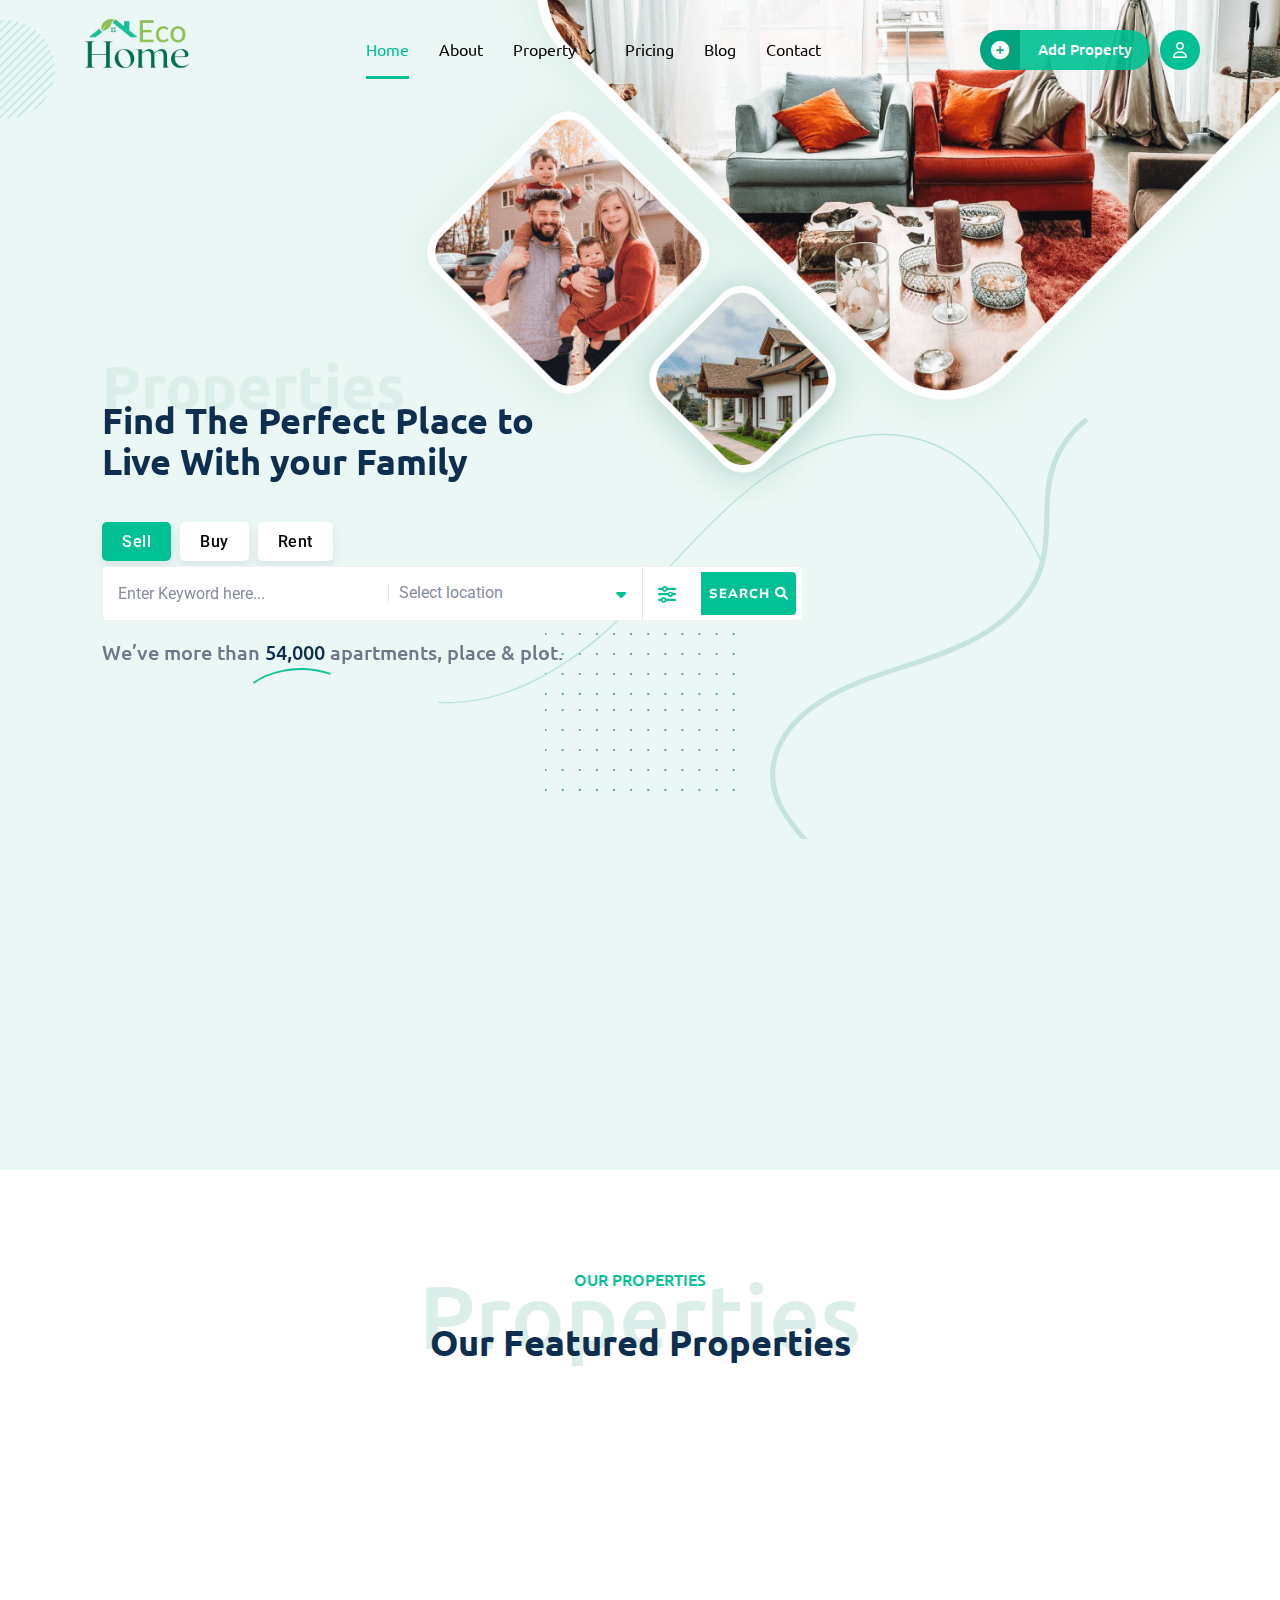
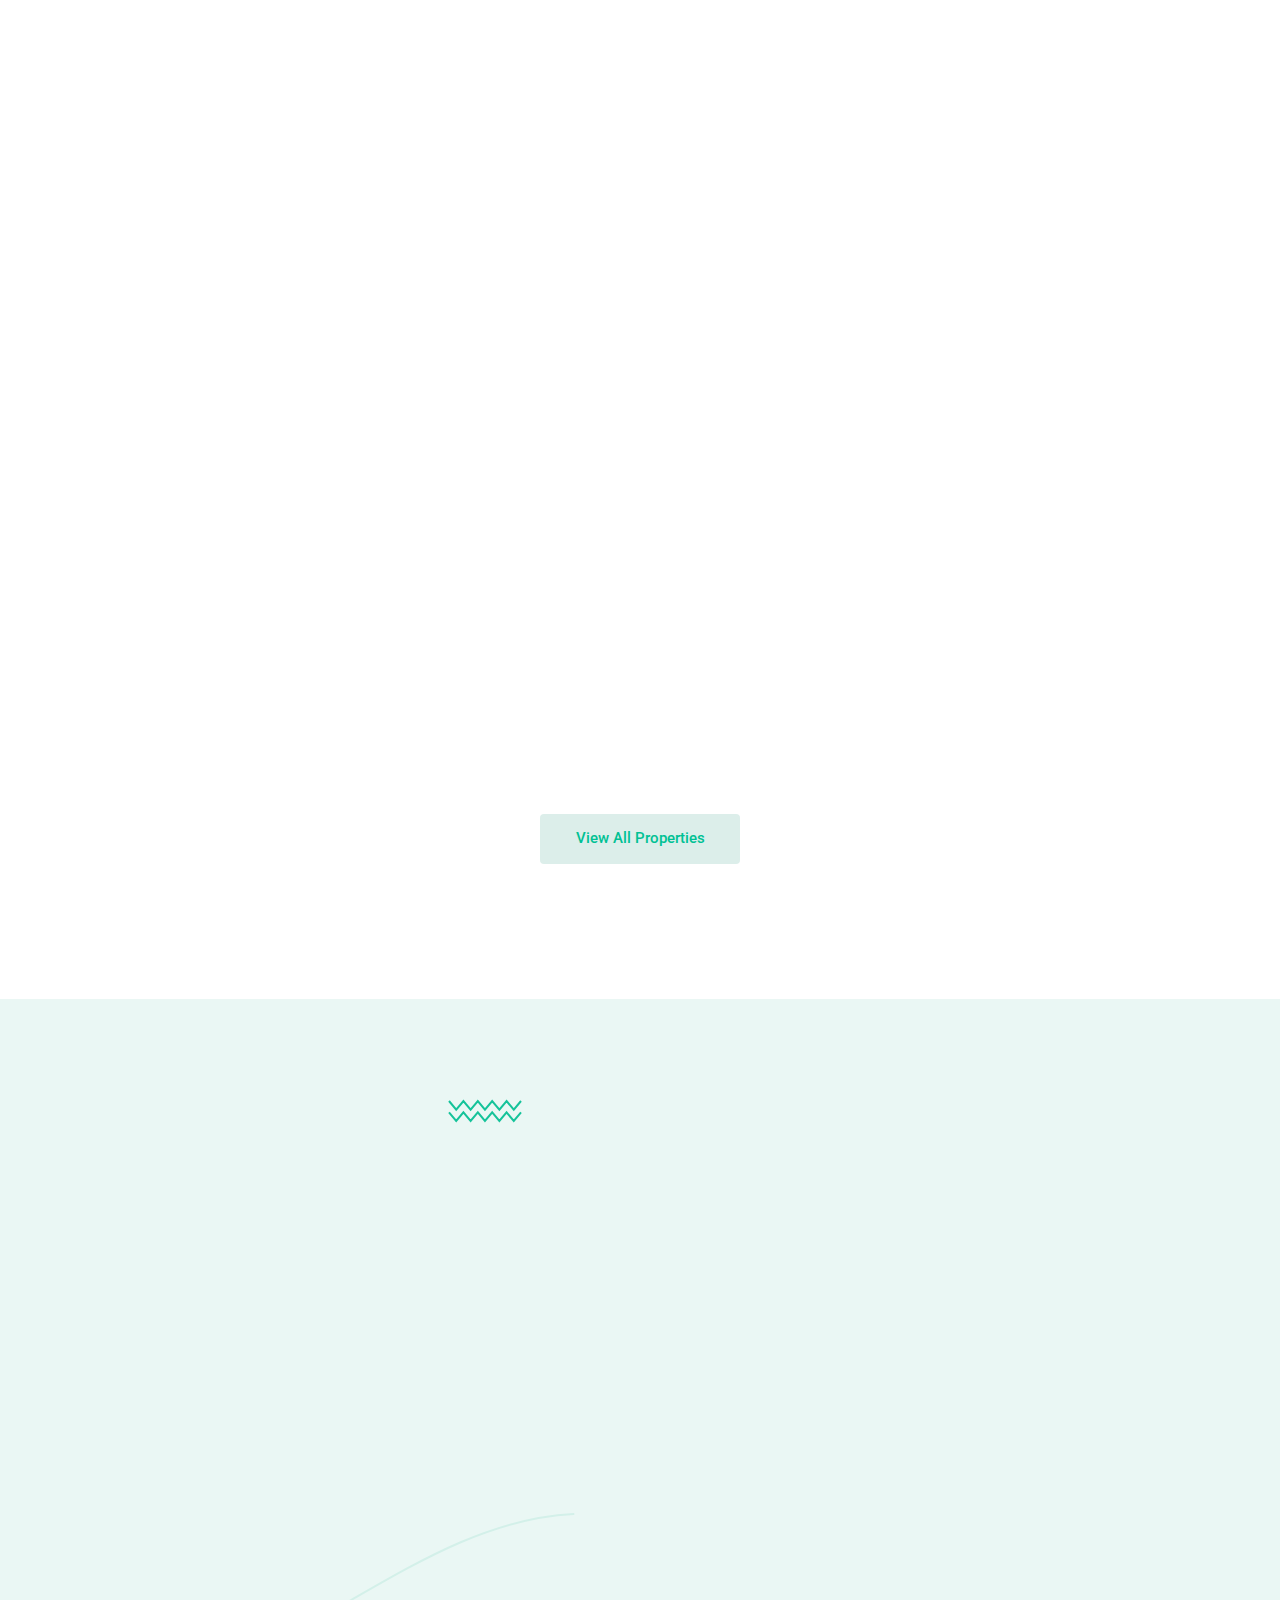
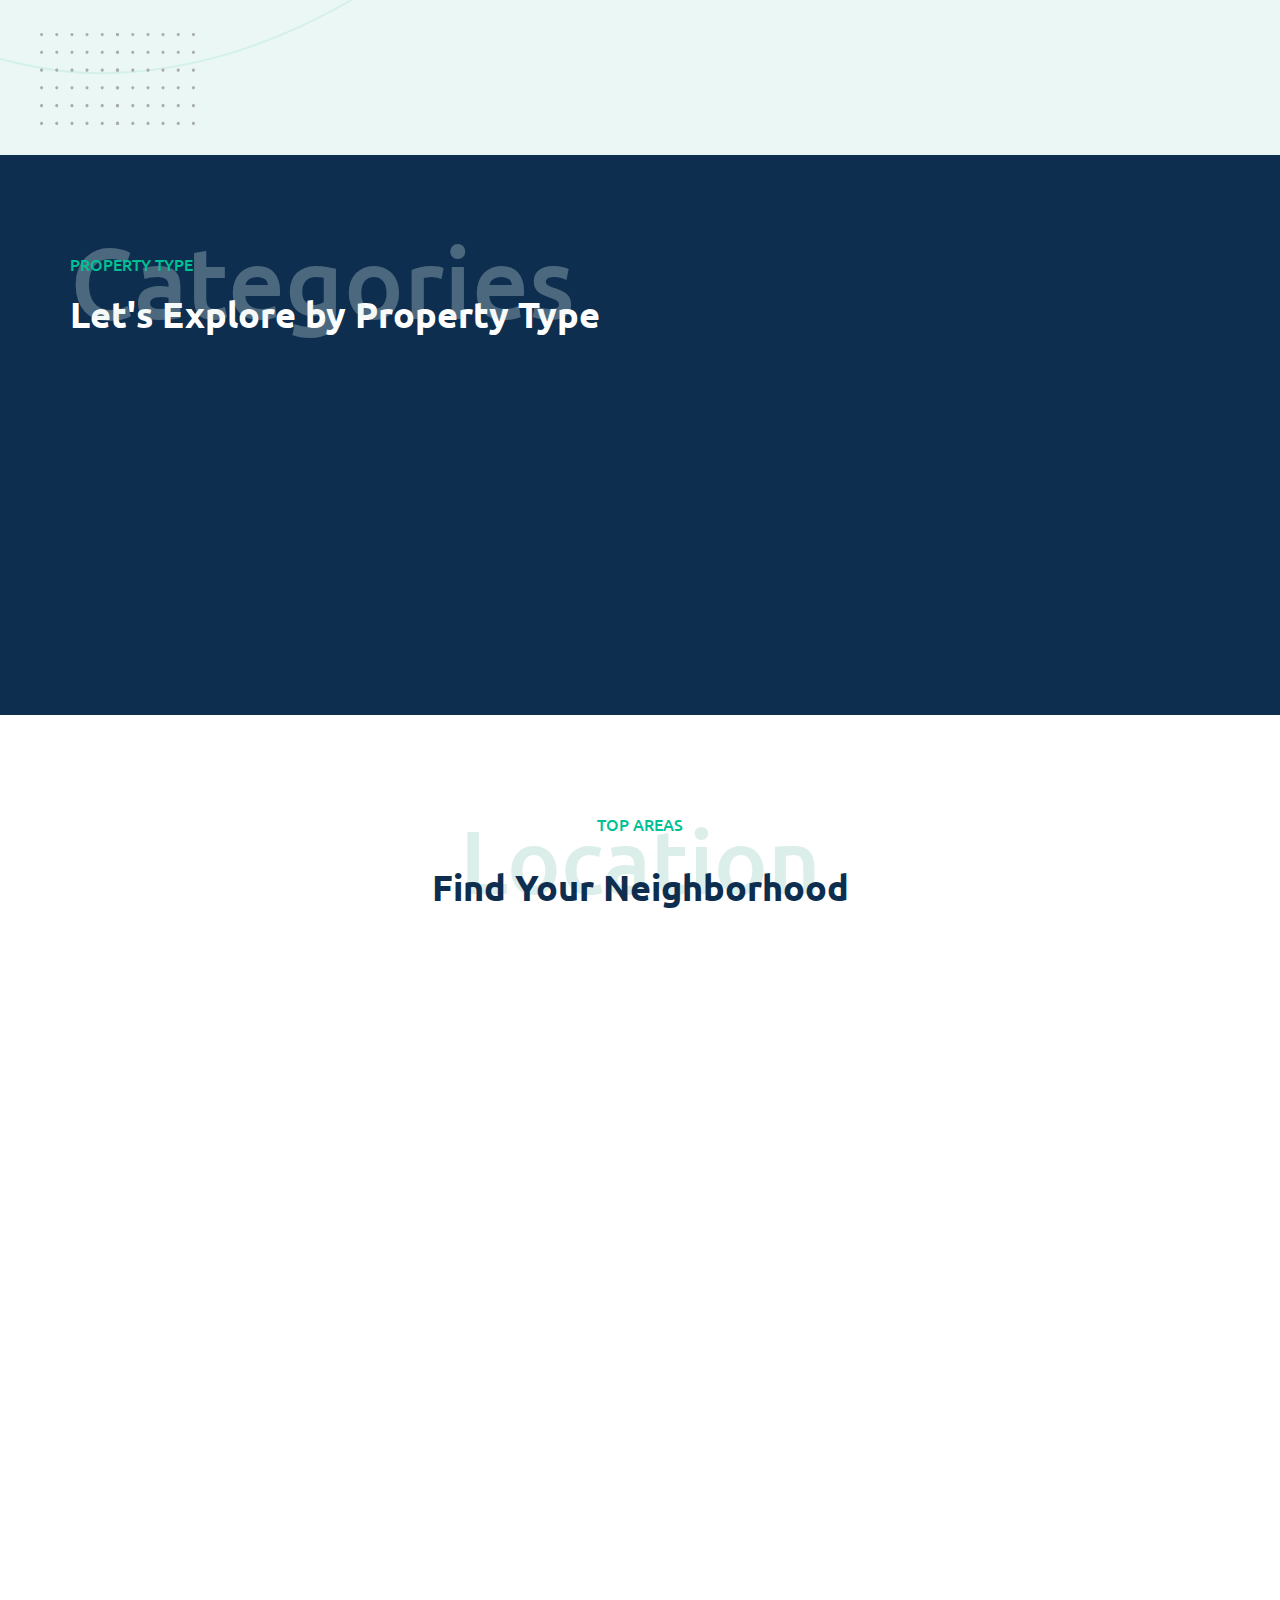
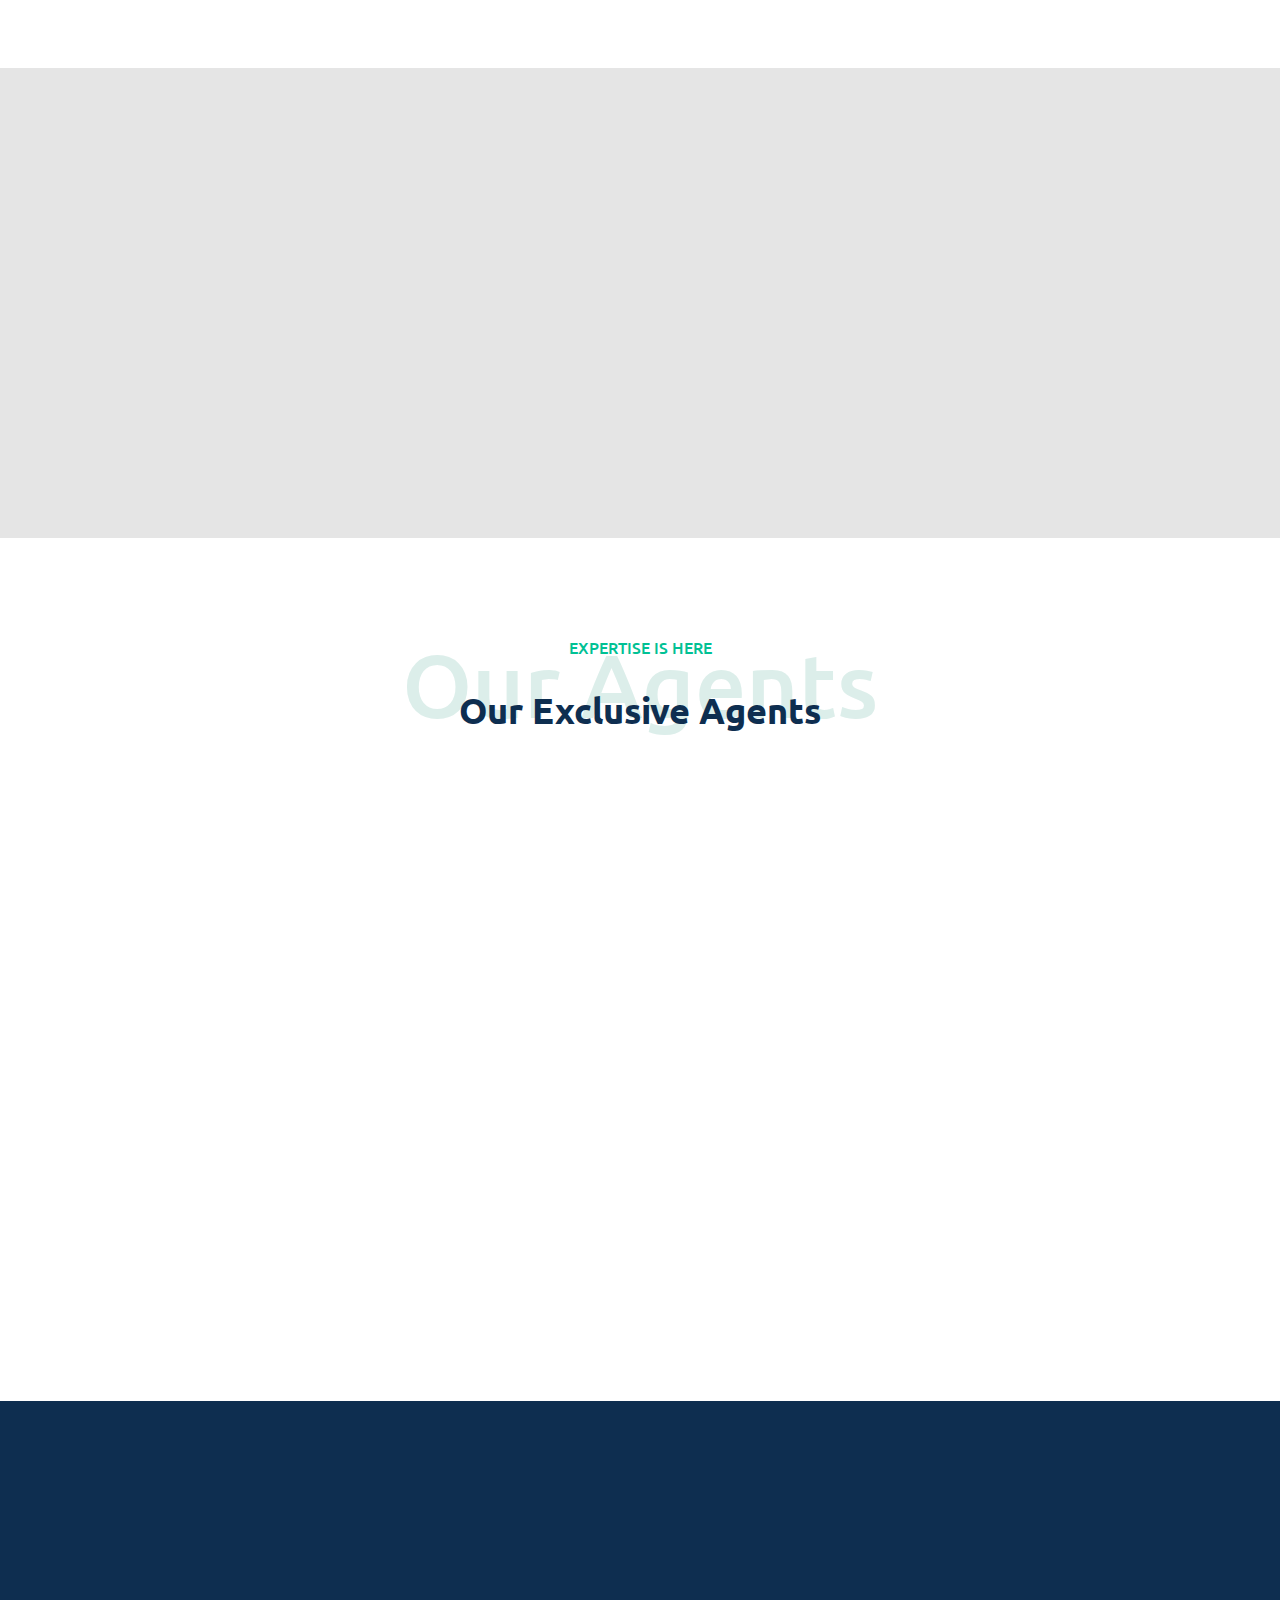
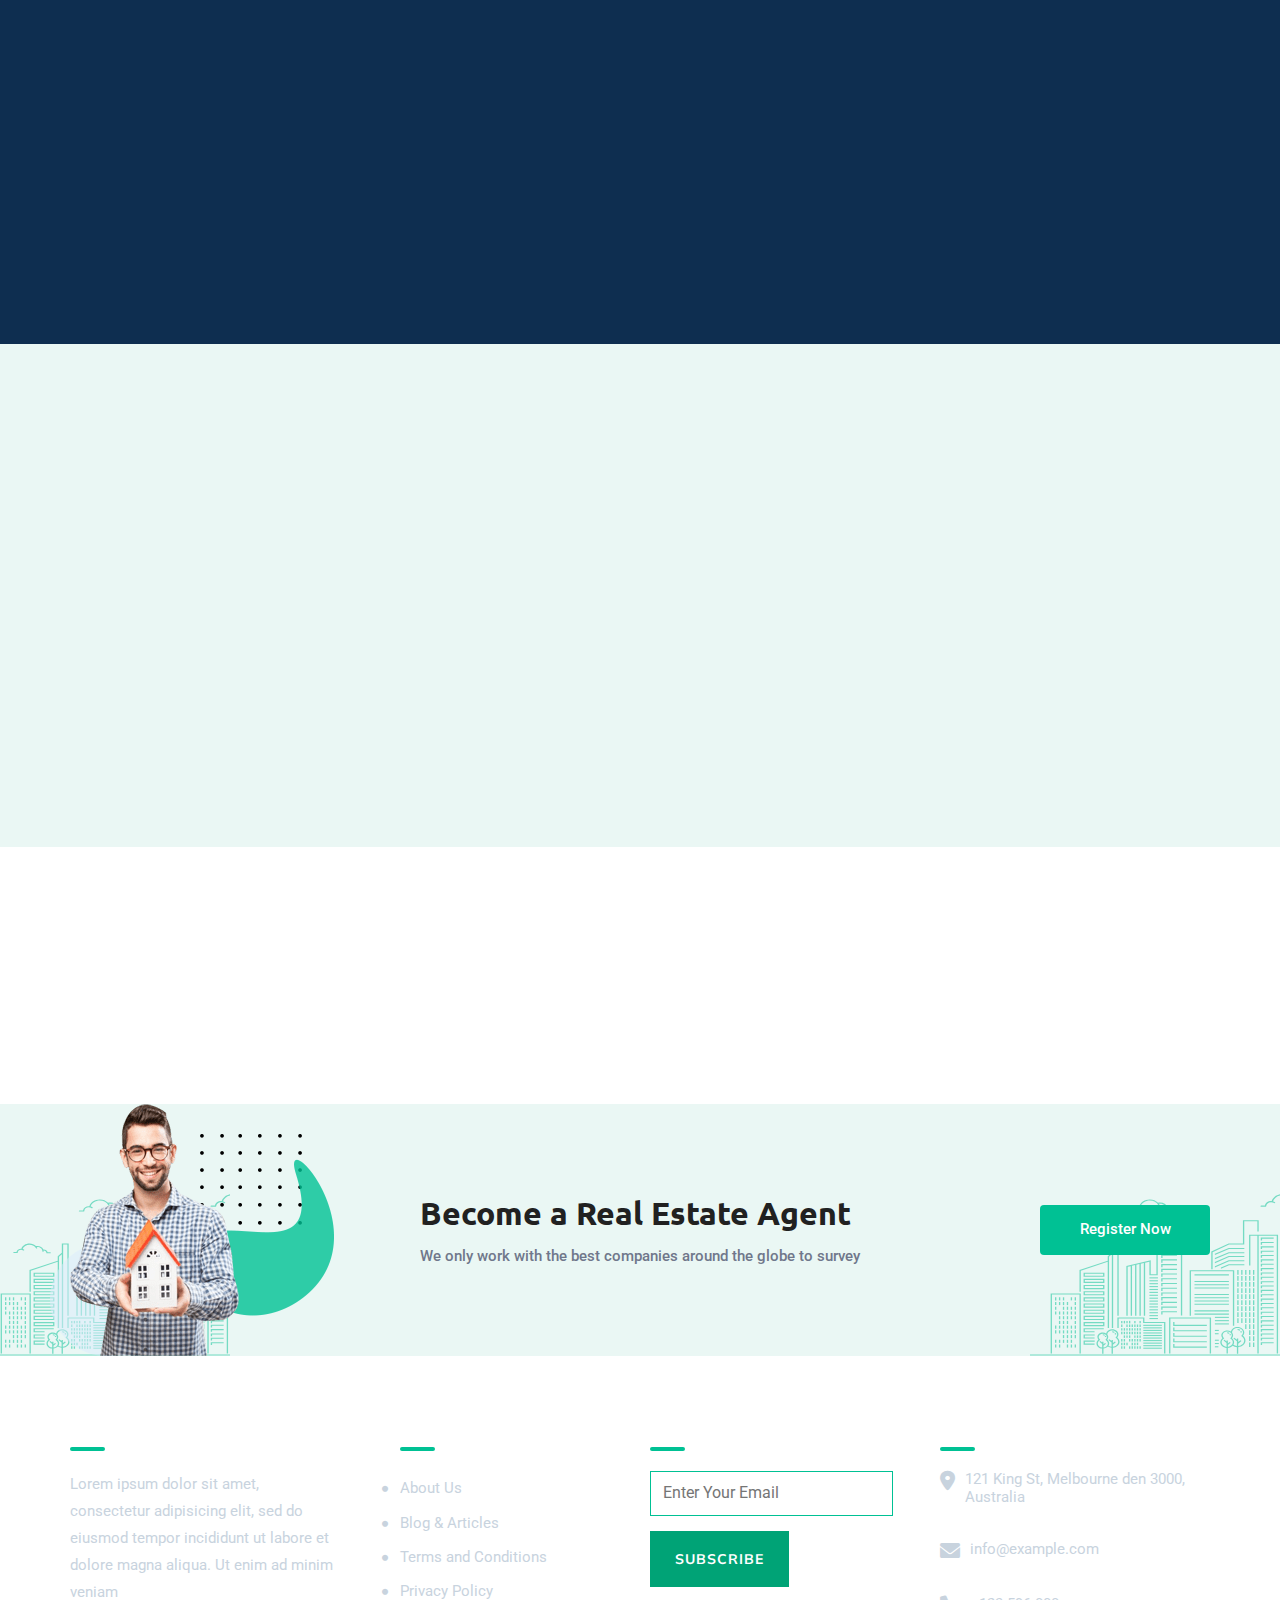
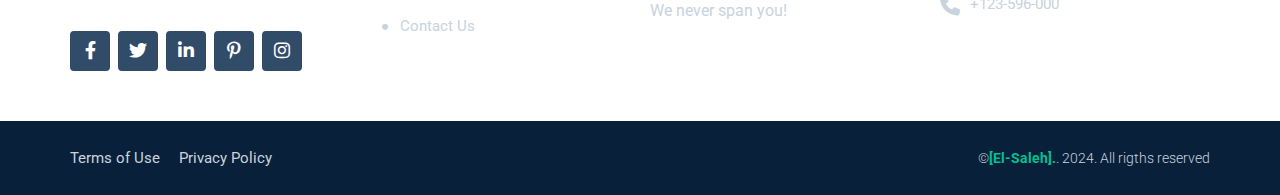
<file: index.html>
<!DOCTYPE html>
<html lang="en">
<meta charset="UTF-8" />
<meta name="viewport" content="width=device-width, initial-scale=1.0" />
<meta name="keywords" content="website, blog, real estate, selling estate, exploring estate, estate">
<meta name="author" content="Mohamed Saleh">
<meta name="publisher" content="Mohamed Saleh">
<meta name="copyright" content="Mohamed Saleh">
<meta name="description"
  content="responsive real estate landing page! Whether you’re buying, selling, or exploring properties, we’ve got you covered.">
<meta name="page-topic" content="Media">
<meta name="page-type" content="Blogging">
<meta name="audience" content="Everyone">
<title>ecoHome RealState</title>
<link rel="shortcut icon" href="images/home_hand_3-1.svg" />
<!-- Render All Elements Normally -->
<link rel="stylesheet" href="css/normalize.css" />
<!-- Font Awesome Library -->
<link rel="stylesheet" href="css/all.min.css" />
<!-- Main Templete File -->
<link rel="stylesheet" href="css/homlisti.css" />
<!-- About Templete File -->
<link rel="stylesheet" href="css/about.css" />
<!-- Property Grid Templete File -->
<link rel="stylesheet" href="css/property grid.css" />
<!-- Single Property Templete File -->
<link rel="stylesheet" href="css/single-property.css" />
<!-- Pricing Templete File -->
<link rel="stylesheet" href="css/pricing.css">
<!-- Blog Templete File -->
<link rel="stylesheet" href="css/blog.css">
<!-- Contact Templete File -->
<link rel="stylesheet" href="css/contact.css">
<!-- Animation Library -->
<link rel="stylesheet" href="https://unpkg.com/aos@next/dist/aos.css" />
<!-- Google Fonts -->
<link rel="preconnect" href="https://fonts.googleapis.com">
<link rel="preconnect" href="https://fonts.gstatic.com" crossorigin>
<link
  href="https://fonts.googleapis.com/css2?family=Mulish:wght@300;400;500;600;700;800;900&family=Roboto:wght@300;400;500;700;900&family=Ubuntu:wght@300;400;500;700&display=swap"
  rel="stylesheet">
</head>

<body>

  <!-- Start Header -->
  <div class="main-header">
    <div class="container">
      <a href="index.html" class="logo">
        <img src="./logo.png" alt="logo" width="70" height="70" />
      </a>
      <nav>
        <input type="checkbox" id="bar" />
        <ul class="links">
          <li><a class="active" href="index.html">Home</a></li>
          <li><a href="about.html">About</a></li>
          <li>
            <a href="property grid.html">Property<i class="fa-solid fa-angle-down"></i></a>
            <!-- Start Megamenu -->
            <div class="mega-menu">
              <ul class="sub">
                <li><a href="property grid.html">Properties grid</a></li>
                <li>
                  <a href="single-property.html">Single Property grid</a>
                </li>
              </ul>
            </div>
            <!-- End Megamenu -->
          </li>
          <li><a href="pricing.html">Pricing</a></li>
          <li><a href="blog.html">Blog</a></li>
          <li><a href="contact.html">Contact</a></li>
        </ul>
      </nav>
      <div class="header-btn">
        <div class="prop-btn">
          <div class="icon">
            <i class="fa-solid fa-circle-plus"></i>
          </div>
          <div class="text">
            <a href="#">Add Property</a>
          </div>
        </div>
        <div class="sign-in">
          <i class="fa-regular fa-user"></i>
        </div>
        <label for="bar"><i class="fa-solid fa-bars"></i></label>
      </div>
    </div>
  </div>
  <!-- End Header -->

  <!-- Start Landing -->
  <div class="landing">
    <img class="sh1" src="images/shape-home-5-4.svg" alt="" />
    <img class="sh2" src="images/shape-home-5-5.svg" alt="" data-aos="fade-right" data-aos-delay="50"
      data-aos-duration="1500" />
    <img class="sh3" src="images/shape-home-5-2.svg" alt="" />
    <img class="sh4" src="images/home-5-main-banner-shaper-10.svg" alt="" />
    <img class="sh5" src="images/home-5-main-banner-shaper-19-22.svg" alt="" />
    <img class="sh6" src="images/home-5-main-banner.png" alt="" data-aos="fade-left" data-aos-delay="50"
      data-aos-duration="1500" />
    <div class="search-section" data-aos="fade-up" data-aos-delay="50" data-aos-duration="1500">
      <div class="content">
        <h3>Properties</h3>
        <h1>Find The Perfect Place to<br />Live With your Family</h1>
      </div>
      <div class="choose">
        <a class="active" href="#">Sell</a>
        <a href="#">Buy</a>
        <a href="#">Rent</a>
      </div>
      <div class="search-box">
        <input class="text-input" type="text" placeholder="Enter Keyword here..." />
        <label for="menu">
          <div class="location">
            <a href="#">Select location</a>
            <i class="fa-solid fa-caret-down"></i>
            <input type="checkbox" id="menu" />
            <div class="city-menu">
              <span class="active">Alaska</span>
              <span>New Jersey</span>
              <span>Florida</span>
              <span>NewYork</span>
            </div>
          </div>
        </label>
        <div class="buttons">
          <div class="filter-icon">
            <label for="filter"><i class="fas fa-sliders-h"></i></label>
            <input type="checkbox" id="filter" />
            <div class="filter-menu">
              <div class="box">
                <div class="col">
                  <div class="srv">
                    <input id="tv" type="checkbox" />
                    <label for="tv">TV Cable</label>
                  </div>
                  <div class="srv">
                    <input id="swim" type="checkbox" />
                    <label for="swim">Swimming Pool</label>
                  </div>
                  <div class="srv">
                    <input id="lawn" type="checkbox" />
                    <label for="lawn">Lawn</label>
                  </div>
                  <div class="button">
                    <a href="#">Bedroom</a>
                    <i class="fa-solid fa-caret-down"></i>
                  </div>
                </div>
                <div class="col">
                  <div class="srv">
                    <input id="air" type="checkbox" />
                    <label for="air">Air Conditioning</label>
                  </div>
                  <div class="srv">
                    <input id="laundry" type="checkbox" />
                    <label for="laundry">Laundry</label>
                  </div>
                  <div class="srv">
                    <input id="ref" type="checkbox" />
                    <label for="ref">Refrigerator</label>
                  </div>
                  <div class="button">
                    <a href="#">Bath</a>
                    <i class="fa-solid fa-caret-down"></i>
                  </div>
                </div>
                <div class="col">
                  <div class="srv">
                    <input id="barb" type="checkbox" />
                    <label for="barb">Barbeque</label>
                  </div>
                  <div class="srv">
                    <input id="mic" type="checkbox" />
                    <label for="mic">Microwave</label>
                  </div>
                  <div class="srv">
                    <input id="Sauna" type="checkbox" />
                    <label for="Sauna">Sauna</label>
                  </div>
                  <div class="range">
                    <div class="text">
                      <p>Sqft</p>
                      <span class="number">0 _ 30 000</span>
                    </div>
                    <span class="line"></span>
                  </div>
                </div>
                <div class="col">
                  <div class="srv">
                    <input id="gym" type="checkbox" />
                    <label for="gym">Gym</label>
                  </div>
                  <div class="srv">
                    <input id="out" type="checkbox" />
                    <label for="out">Outdoor Shower</label>
                  </div>
                  <div class="srv">
                    <input id="was" type="checkbox" />
                    <label for="was">Washer</label>
                  </div>
                  <div class="range">
                    <div class="price">
                      <p>Price</p>
                      <span class="number">$0 _ $5000</span>
                    </div>
                    <span class="line"></span>
                  </div>
                </div>
              </div>
            </div>
          </div>
          <div class="icon-search">
            <a href="#">search<i class="fa-solid fa-magnifying-glass"></i></a>
          </div>
        </div>
      </div>
      <div class="title">
        <p>We’ve more than <span>54,000</span> apartments, place & plot.</p>
        <img src="images/shape123.svg" alt="" />
      </div>
    </div>
  </div>
  <!-- End Landing -->

  <!-- Start Features -->
  <div class="start-features">
    <div class="main-heading">
      <span>our properties</span>
      <h3>Properties</h3>
      <h2>Our Featured Properties</h2>
    </div>
    <div class="container">
      <div class="card" data-aos="fade-up" data-aos-delay="50" data-aos-duration="1000">
        <div class="image-box one">
          <div class="overlay"></div>
          <span class="rent">For Rent</span>
          <i class="fa-solid fa-angle-left arrows"></i>
          <i class="fa-solid fa-angle-right arrows"></i>
          <p class="price">$13,500 <span>/yr</span></p>
          <div class="fav-icons">
            <a href="#"><i class="fa-regular fa-heart"></i></a>
            <a href="#"><i class="fa-solid fa-arrow-right-arrow-left"></i></a>
          </div>
        </div>
        <div class="info">
          <a href="#">Studio Home</a>
          <h2>Triple Story House for Rent</h2>
          <div class="address">
            <span><i class="fa-solid fa-location-dot"></i>New Jersey</span>
          </div>
          <div class="room">
            <span><i class="fa-solid fa-bed"></i>Beds 3</span>
            <span><i class="fa-solid fa-shower"></i>Baths 2</span>
            <span><i class="fa-solid fa-expand"></i>2000sqft</span>
          </div>
        </div>
      </div>
      <div class="card" data-aos="fade-up" data-aos-delay="50" data-aos-duration="1500">
        <div class="image-box two">
          <div class="overlay"></div>
          <span class="rent">For Buy</span>
          <i class="fa-solid fa-angle-left arrows"></i>
          <i class="fa-solid fa-angle-right arrows"></i>
          <p class="price">$30,000 <span>/total</span></p>
          <div class="fav-icons">
            <a href="#"><i class="fa-regular fa-heart"></i></a>
            <a href="#"><i class="fa-solid fa-arrow-right-arrow-left"></i></a>
          </div>
        </div>
        <div class="info">
          <a href="#">Apartments</a>
          <h2>Brand New Shopping Mall for...</h2>
          <div class="address">
            <span><i class="fa-solid fa-location-dot"></i>New Jersey</span>
          </div>
          <div class="room">
            <span><i class="fa-solid fa-bed"></i>Beds 3</span>
            <span><i class="fa-solid fa-shower"></i>Baths 2</span>
            <span><i class="fa-solid fa-expand"></i>2000sqft</span>
          </div>
        </div>
      </div>
      <div class="card" data-aos="fade-up" data-aos-delay="50" data-aos-duration="2000">
        <div class="image-box three">
          <div class="overlay"></div>
          <span class="rent">For Buy</span>
          <i class="fa-solid fa-angle-left arrows"></i>
          <i class="fa-solid fa-angle-right arrows"></i>
          <p class="price">$14,500 <span>/total</span></p>
          <div class="fav-icons">
            <a href="#"><i class="fa-regular fa-heart"></i></a>
            <a href="#"><i class="fa-solid fa-arrow-right-arrow-left"></i></a>
          </div>
        </div>
        <div class="info">
          <a href="#">Apartments</a>
          <h2>Northwest Office Space</h2>
          <div class="address">
            <span><i class="fa-solid fa-location-dot"></i>New Jersey</span>
          </div>
          <div class="room">
            <span><i class="fa-solid fa-bed"></i>Beds 3</span>
            <span><i class="fa-solid fa-shower"></i>Baths 2</span>
            <span><i class="fa-solid fa-expand"></i>2000sqft</span>
          </div>
        </div>
      </div>
      <div class="card" data-aos="fade-up" data-aos-delay="50" data-aos-duration="1000">
        <div class="image-box four">
          <div class="overlay"></div>
          <span class="rent">For Rent</span>
          <span class="feat">Featured</span>
          <i class="fa-solid fa-angle-left arrows"></i>
          <i class="fa-solid fa-angle-right arrows"></i>
          <p class="price">$1,500 <span>/Mo</span></p>
          <div class="fav-icons">
            <a href="#"><i class="fa-regular fa-heart"></i></a>
            <a href="#"><i class="fa-solid fa-arrow-right-arrow-left"></i></a>
          </div>
        </div>
        <div class="info">
          <a href="#">Villa</a>
          <h2>Diamond Manco Apartment</h2>
          <div class="address">
            <span><i class="fa-solid fa-location-dot"></i>New Jersey</span>
          </div>
          <div class="room">
            <span><i class="fa-solid fa-bed"></i>Beds 2</span>
            <span><i class="fa-solid fa-shower"></i>Baths 2</span>
            <span><i class="fa-solid fa-expand"></i>50sqft</span>
          </div>
        </div>
      </div>
      <div class="card" data-aos="fade-up" data-aos-delay="50" data-aos-duration="1500">
        <div class="image-box five">
          <div class="overlay"></div>
          <span class="rent">For Buy</span>
          <span class="bump">Bump Up</span>
          <i class="fa-solid fa-angle-left arrows"></i>
          <i class="fa-solid fa-angle-right arrows"></i>
          <p class="price">$3,500 <span>/Mo</span></p>
          <div class="fav-icons">
            <a href="#"><i class="fa-regular fa-heart"></i></a>
            <a href="#"><i class="fa-solid fa-arrow-right-arrow-left"></i></a>
          </div>
        </div>
        <div class="info">
          <a href="#">Restaurant</a>
          <h2>Affordable Green Villa House</h2>
          <div class="address">
            <span><i class="fa-solid fa-location-dot"></i>New Jersey</span>
          </div>
          <div class="room">
            <span><i class="fa-solid fa-bed"></i>Beds 3</span>
            <span><i class="fa-solid fa-shower"></i>Baths 3</span>
            <span><i class="fa-solid fa-expand"></i>1200sqft</span>
          </div>
        </div>
      </div>
      <div class="card" data-aos="fade-up" data-aos-delay="50" data-aos-duration="2000">
        <div class="image-box six">
          <div class="overlay"></div>
          <span class="rent">For Buy</span>
          <span class="top">Top</span>
          <i class="fa-solid fa-angle-left arrows"></i>
          <i class="fa-solid fa-angle-right arrows"></i>
          <p class="price">$1,200 <span>/total</span></p>
          <div class="fav-icons">
            <a href="#"><i class="fa-regular fa-heart"></i></a>
            <a href="#"><i class="fa-solid fa-arrow-right-arrow-left"></i></a>
          </div>
        </div>
        <div class="info">
          <a href="#">Commercial</a>
          <h2>Countryside Modern Lake View</h2>
          <div class="address">
            <span><i class="fa-solid fa-location-dot"></i>New Jersey</span>
          </div>
          <div class="room">
            <span><i class="fa-solid fa-bed"></i>Beds 4</span>
            <span><i class="fa-solid fa-shower"></i>Baths 2</span>
            <span><i class="fa-solid fa-expand"></i>2000sqft</span>
          </div>
        </div>
      </div>
    </div>
    <div class="view-btn">
      <a href="#">View All Properties</a>
    </div>
  </div>
  <!-- End Features -->

  <!-- Start About Us -->
  <div class="about-us">
    <img class="im1" src="images/home-5-about-right-image.svg" alt="" data-aos="fade-left" data-aos-delay="50"
      data-aos-duration="1500" />
    <img class="im2" src="images/home-5-about-shape-1.svg" alt="" />
    <img class="im3" src="images/home-5-about-shape-2.svg" alt="" />
    <img class="im4" src="images/home-5-about-shape-3.svg" alt="" />
    <div class="container">
      <div class="images" data-aos="fade-up" data-aos-delay="50" data-aos-duration="1500">
        <img src="images/home5-promo-image.png" alt="" />
      </div>
      <div class="article-section">
        <div class="article-one" data-aos="fade-up" data-aos-delay="50" data-aos-duration="1500">
          <div class="heading">
            <span>who we are</span>
            <h3>About</h3>
            <h2>We are Offering The Best Real Estate Property For All</h2>
          </div>
          <p>
            Make a type specimen book. It has survived not only five
            centuries, but also the leap into electronic typesetting,
            remaining essentially electronic typesettings pecimen book
          </p>
        </div>
        <div class="article-two" data-aos="fade-up" data-aos-delay="50" data-aos-duration="2000">
          <div class="widget-wrap">
            <div class="counter one">
              <img src="images/home-5-about-icon-1.svg" alt="" />
              <div class="number">
                <h3>55K</h3>
                <span>Satisfied People</span>
              </div>
            </div>
            <div class="counter">
              <img src="images/home-5-about-icon-2.svg" alt="" />
              <div class="number">
                <h3>11K</h3>
                <span>Verified Property</span>
              </div>
            </div>
          </div>
          <p>
            Make a type specimen book. It has survived not only five
            centuries, but also the leap into electronic typesetting,
            remaining essentially electronic typesettings pecimen book
          </p>
          <div class="contact-btn">
            <a href="#">Contact With Us</a>
          </div>
        </div>
      </div>
    </div>
  </div>
  <!-- End About Us -->

  <!-- Start Property Type -->
  <div class="property-type">
    <div class="container">
      <div class="heading">
        <span>property type</span>
        <h3>Categories</h3>
        <h2>Let's Explore by Property Type</h2>
      </div>
      <div class="category">
        <div class="box" data-aos="fade-up" data-aos-delay="50" data-aos-duration="1500">
          <div class="image">
            <img src="images/p-cat-1.svg" alt="" />
          </div>
          <a href="#">Apartments</a>
          <span>3 Listings</span>
        </div>
        <div class="box" data-aos="fade-up" data-aos-delay="100" data-aos-duration="1600">
          <div class="image">
            <img src="images/p-cat-2.svg" alt="" />
          </div>
          <a href="#">Villa</a>
          <span>3 Listings</span>
        </div>
        <div class="box" data-aos="fade-up" data-aos-delay="150" data-aos-duration="1700">
          <div class="image">
            <img src="images/p-cat-3.svg" alt="" />
          </div>
          <a href="#">Commercial</a>
          <span>2 Listings</span>
        </div>
        <div class="box" data-aos="fade-up" data-aos-delay="200" data-aos-duration="1800">
          <div class="image">
            <img src="images/p-cat-4.svg" alt="" />
          </div>
          <a href="#">Office</a>
          <span>3 Listings</span>
        </div>
        <div class="box" data-aos="fade-up" data-aos-delay="250" data-aos-duration="1900">
          <div class="image">
            <img src="images/p-cat-5.svg" alt="" />
          </div>
          <a href="#">Restaurant</a>
          <span>2 Listings</span>
        </div>
      </div>
    </div>
  </div>
  <!-- End Property Type -->

  <!-- Start Location -->
  <div class="location">
    <div class="main-heading">
      <span>top areas</span>
      <h3>Location</h3>
      <h2>Find Your Neighborhood</h2>
    </div>
    <div class="container">
      <div class="areas first">
        <div class="box" data-aos="zoom-in" data-aos-delay="50" data-aos-duration="1500">
          <img src="images/home5-location-1.png" alt="" />
          <div class="content">
            <a href="#">California</a>
            <div class="loc-btn">
              <span>01 Properties</span>
            </div>
          </div>
        </div>
        <div class="box" data-aos="zoom-in" data-aos-delay="50" data-aos-duration="1500">
          <img src="images/home5-location-2.png" alt="" />
          <div class="content">
            <a href="#">Louisiana</a>
            <div class="loc-btn">
              <span>02 Properties</span>
            </div>
          </div>
        </div>
        <div class="box" data-aos="zoom-in" data-aos-delay="50" data-aos-duration="1500">
          <img src="images/home5-location-3.png" alt="" />
          <div class="content">
            <a href="#">Kansas</a>
            <div class="loc-btn">
              <span>03 Properties</span>
            </div>
          </div>
        </div>
      </div>
      <div class="areas second">
        <div class="box four" data-aos="zoom-in" data-aos-delay="50" data-aos-duration="1500">
          <img src="images/home5-location-4.png" alt="" />
          <div class="content">
            <a href="#">Abilene</a>
            <div class="loc-btn">
              <span>04 Properties</span>
            </div>
          </div>
        </div>
        <div class="box five" data-aos="zoom-in" data-aos-delay="50" data-aos-duration="1500">
          <img src="images/home5-location-5.png" alt="" />
          <div class="content">
            <a href="#">New York</a>
            <div class="loc-btn">
              <span>05 Properties</span>
            </div>
          </div>
        </div>
      </div>
    </div>
  </div>
  <!-- End location -->

  <!-- Start Video -->
  <div class="video">
    <div class="overlay"></div>
    <div class="container" data-aos="fade-up" data-aos-delay="50" data-aos-duration="1500">
      <div class="tour-card">
        <span class="pin">let's take a tour</span>
        <h2>
          Search Property Smarter,<br />
          Quicker & Anywhere
        </h2>
        <div class="video-inner">
          <div class="icon-right">
            <a href="https://www.youtube.com/watch?v=XHOmBV4js_E" class="popup" target="blank">
              <i class="fa-solid fa-play"></i>
              <span class="play"></span>
            </a>
          </div>
          <div class="icon-left">
            <a href="https://www.youtube.com/watch?v=XHOmBV4js_E" class="link" target="blank">Play Video</a>
          </div>
        </div>
      </div>
      <div class="text">
        <h3>Property For All</h3>
      </div>
    </div>
  </div>
  <!-- End Video -->

  <!-- Start Agents -->
  <div class="agents">
    <div class="main-heading">
      <span>expertise is here</span>
      <h3>Our Agents</h3>
      <h2>Our Exclusive Agents</h2>
    </div>
    <div class="container">
      <div class="agent-card" data-aos="zoom-in" data-aos-delay="50" data-aos-duration="1500">
        <ul class="icons">
          <li>
            <a class="share" href="#"><i class="fa-solid fa-share-nodes"></i></a>
            <ul class="social-icons">
              <li>
                <a href="#"><i class="fa-brands fa-facebook-f"></i></a>
              </li>
              <li>
                <a href="#"><i class="fa-brands fa-twitter"></i></a>
              </li>
              <li>
                <a href="#"><i class="fa-brands fa-youtube"></i></a>
              </li>
              <li>
                <a href="#"><i class="fa-brands fa-pinterest-p"></i></a>
              </li>
            </ul>
          </li>
        </ul>
        <div class="box">
          <div class="images">
            <img src="images/rosy_janner.jpg" alt="" />
          </div>
          <div class="info">
            <h2>Rosy Janner</h2>
            <h3>Sunshine</h3>
            <span class="count">2 Listings</span>
            <div class="support">
              <i class="fa-solid fa-phone"></i>Call: <span> +4420376980</span>
            </div>
          </div>
        </div>
      </div>
      <div class="agent-card" data-aos="zoom-in" data-aos-delay="50" data-aos-duration="1500">
        <ul class="icons">
          <li>
            <a class="share" href="#"><i class="fa-solid fa-share-nodes"></i></a>
            <div class="social-icons">
              <a href="#"><i class="fa-brands fa-facebook-f"></i></a>
              <a href="#"><i class="fa-brands fa-twitter"></i></a>
              <a href="#"><i class="fa-brands fa-youtube"></i></a>
              <a href="#"><i class="fa-brands fa-pinterest-p"></i></a>
            </div>
          </li>
        </ul>
        <div class="box">
          <div class="images">
            <img src="images/david_lee.jpg" alt="" />
          </div>
          <div class="info">
            <h2>David Lee</h2>
            <h3>Sunshine</h3>
            <span class="count">4 Listings</span>
            <div class="support">
              <i class="fa-solid fa-phone"></i>Call: <span> +1821371286</span>
            </div>
          </div>
        </div>
      </div>
      <div class="agent-card" data-aos="zoom-in" data-aos-delay="50" data-aos-duration="1500">
        <ul class="icons">
          <li>
            <a class="share" href="#"><i class="fa-solid fa-share-nodes"></i></a>
            <div class="social-icons">
              <a href="#"><i class="fa-brands fa-facebook-f"></i></a>
              <a href="#"><i class="fa-brands fa-twitter"></i></a>
              <a href="#"><i class="fa-brands fa-youtube"></i></a>
              <a href="#"><i class="fa-brands fa-pinterest-p"></i></a>
            </div>
          </li>
        </ul>
        <div class="box">
          <div class="images">
            <img src="images/mike_hussy-1.jpg" alt="" />
          </div>
          <div class="info">
            <h2>Mike Hussy</h2>
            <h3>Eco Builders</h3>
            <span class="count">1 Listings</span>
            <div class="support">
              <i class="fa-solid fa-phone"></i>Call: <span> +4420376980</span>
            </div>
          </div>
        </div>
      </div>
      <div class="agent-card" data-aos="zoom-in" data-aos-delay="50" data-aos-duration="1500">
        <ul class="icons">
          <li>
            <a class="share" href="#"><i class="fa-solid fa-share-nodes"></i></a>
            <div class="social-icons">
              <a href="#"><i class="fa-brands fa-facebook-f"></i></a>
              <a href="#"><i class="fa-brands fa-twitter"></i></a>
              <a href="#"><i class="fa-brands fa-youtube"></i></a>
              <a href="#"><i class="fa-brands fa-pinterest-p"></i></a>
            </div>
          </li>
        </ul>
        <div class="box">
          <div class="images">
            <img src="images/tom_steven.jpg" alt="" />
          </div>
          <div class="info">
            <h2>Tom Steven</h2>
            <h3>Sweet Home</h3>
            <span class="count">5 Listings</span>
            <div class="support">
              <i class="fa-solid fa-phone"></i>Call: <span> +1821371286</span>
            </div>
          </div>
        </div>
      </div>
    </div>
  </div>
  <!-- End Agents -->

  <!-- Start Services -->
  <div class="services">
    <img class="sh1" src="images/home-5-service-shape-1.svg" alt="" data-aos="fade-right" data-aos-delay="50"
      data-aos-duration="1500" />
    <img class="sh2" src="images/home-5-service-shape-2.svg" alt="" data-aos="fade-left" data-aos-delay="50"
      data-aos-duration="1500" />
    <div class="service-wrap">
      <div class="srv-box">
        <img class="left" src="images/home-5-service.png" alt="" data-aos="fade-right" data-aos-delay="50"
          data-aos-duration="2000" />
        <div class="content" data-aos="fade-up" data-aos-delay="50" data-aos-duration="1500">
          <h2>We're Providing the Best Real Estate Services</h2>
          <p>
            Make a type specimen book. It has survived not only five
            centuries, but also the leap into.
          </p>
          <div class="info">
            <div class="hot-line">
              <div class="text">
                <i class="fa-solid fa-phone"></i>
                <div class="support">
                  <span>Our Hot Line:</span>
                  <span class="data">+88 1950 555 33</span>
                </div>
              </div>
            </div>
            <div class="hot-line">
              <div class="text">
                <i class="fa-solid fa-phone"></i>
                <div class="support">
                  <span>Mail Us:</span>
                  <span class="data">info@gmail.com</span>
                </div>
              </div>
            </div>
          </div>
          <div class="contact-btn">
            <a href="#">Contact With Us</a>
          </div>
        </div>
      </div>
      <img class="right" src="images/home-5-service-2.png" alt="" data-aos="fade-left" data-aos-delay="50"
        data-aos-duration="2500" />
    </div>
  </div>
  <!-- End Services -->

  <!-- Start Testimonials -->
  <div class="testimonials">
    <div class="container" data-aos="fade-up" data-aos-delay="50" data-aos-duration="1500">
      <i class="fa-solid fa-angle-left arrow"></i>
      <i class="fa-solid fa-angle-right arrow"></i>
      <img src="images/home5-team-2.png" alt="" />
      <h3>Maria Zokatti</h3>
      <span>SEO Marketing</span>
      <q>when an unknown printer took a galley of type and scrambled it to
        make a type specimen bookhas survived not only five centuries, but
        also the leap into electronic type setting emaining essentially
        unchanged follower.</q>
    </div>
  </div>
  <!-- End Testimonials -->

  <!-- Start Clients -->
  <div class="clients">
    <div class="container">
      <img src="images/client-logo-1.svg" alt="" data-aos="zoom-in" data-aos-delay="50" data-aos-duration="1500" />
      <img src="images/client-logo-3.svg" alt="" data-aos="zoom-in" data-aos-delay="50" data-aos-duration="1500" />
      <img src="images/client-logo-4.svg" alt="" data-aos="zoom-in" data-aos-delay="50" data-aos-duration="1500" />
      <img src="images/client-logo-5.svg" alt="" data-aos="zoom-in" data-aos-delay="50" data-aos-duration="1500" />
      <img src="images/client-logo-6.svg" alt="" data-aos="zoom-in" data-aos-delay="50" data-aos-duration="1500" />
    </div>
  </div>
  <!-- End Clients -->

  <!-- Start Register -->
  <div class="register">
    <img class="sh1" src="images/video-bg-2.svg" alt="" />
    <img class="sh2" src="images/video-bg-2.svg" alt="" />
    <img class="sh3" src="images/cta-parallax-1.png" alt="" />
    <img class="sh4" src="images/cta-parallax-2.png" alt="" />
    <img class="sh5" src="images/cta-parallax-3.png" alt="" />
    <div class="container">
      <img class="man" src="images/cta-man.png" alt="" />
      <div class="text">
        <h3>Become a Real Estate Agent</h3>
        <span>We only work with the best companies around the globe to
          survey</span>
      </div>
      <div class="reg-btn">
        <a href="#">Register Now</a>
      </div>
    </div>
  </div>
  <!-- End Register -->

  <!-- Start Footer -->
  <div class="footer">
    <div class="container">
      <div class="col">
        <h3>ecoHome.</h3>
        <p>
          Lorem ipsum dolor sit amet, consectetur adipisicing elit, sed do
          eiusmod tempor incididunt ut labore et dolore magna aliqua. Ut enim
          ad minim veniam
        </p>
        <ul class="social-icons">
          <li>
            <a href="#"><i class="fa-brands fa-facebook-f"></i></a>
          </li>
          <li>
            <a href="#"><i class="fa-brands fa-twitter"></i></a>
          </li>
          <li>
            <a href="#"><i class="fa-brands fa-linkedin-in"></i></a>
          </li>
          <li>
            <a href="#"><i class="fa-brands fa-pinterest-p"></i></a>
          </li>
          <li>
            <a href="#"><i class="fa-brands fa-instagram"></i></a>
          </li>
        </ul>
      </div>
      <div class="col">
        <h3>Quick Links</h3>
        <ul class="links">
          <li><a href="#">About Us</a></li>
          <li><a href="#">Blog & Articles</a></li>
          <li><a href="#">Terms and Conditions</a></li>
          <li><a href="#">Privacy Policy</a></li>
          <li><a href="#">Contact Us</a></li>
        </ul>
      </div>
      <div class="col">
        <h3>Newsletter</h3>
        <input type="email" placeholder="Enter Your Email" />
        <input type="submit" value="subscribe" />
        <span class="title">We never span you!</span>
      </div>
      <div class="col">
        <h3>Contact</h3>
        <div class="details">
          <i class="fa-solid fa-location-dot"></i>
          <span>121 King St, Melbourne den 3000, Australia</span>
        </div>
        <div class="details">
          <i class="fa-solid fa-envelope"></i> <span>info@example.com</span>
        </div>
        <div class="details">
          <i class="fa-solid fa-phone"></i><span>+123-596-000</span>
        </div>
      </div>
    </div>
  </div>
  <!-- End Footer -->

  <!-- Start Second Footer -->
  <div class="second-footer">
    <div class="container">
      <div class="policy">
        <a href="#">Terms of Use</a>
        <a href="#">Privacy Policy</a>
      </div>
      <p class="copyright">
                    &#169;<span>[El-Saleh].</span>. 2024. All rigths reserved
      </p>
    </div>
  </div>
  <!-- End Second Footer -->
  <script src="https://unpkg.com/aos@next/dist/aos.js"></script>
  <script>
    AOS.init();
  </script>
</body>

</html>
</file>
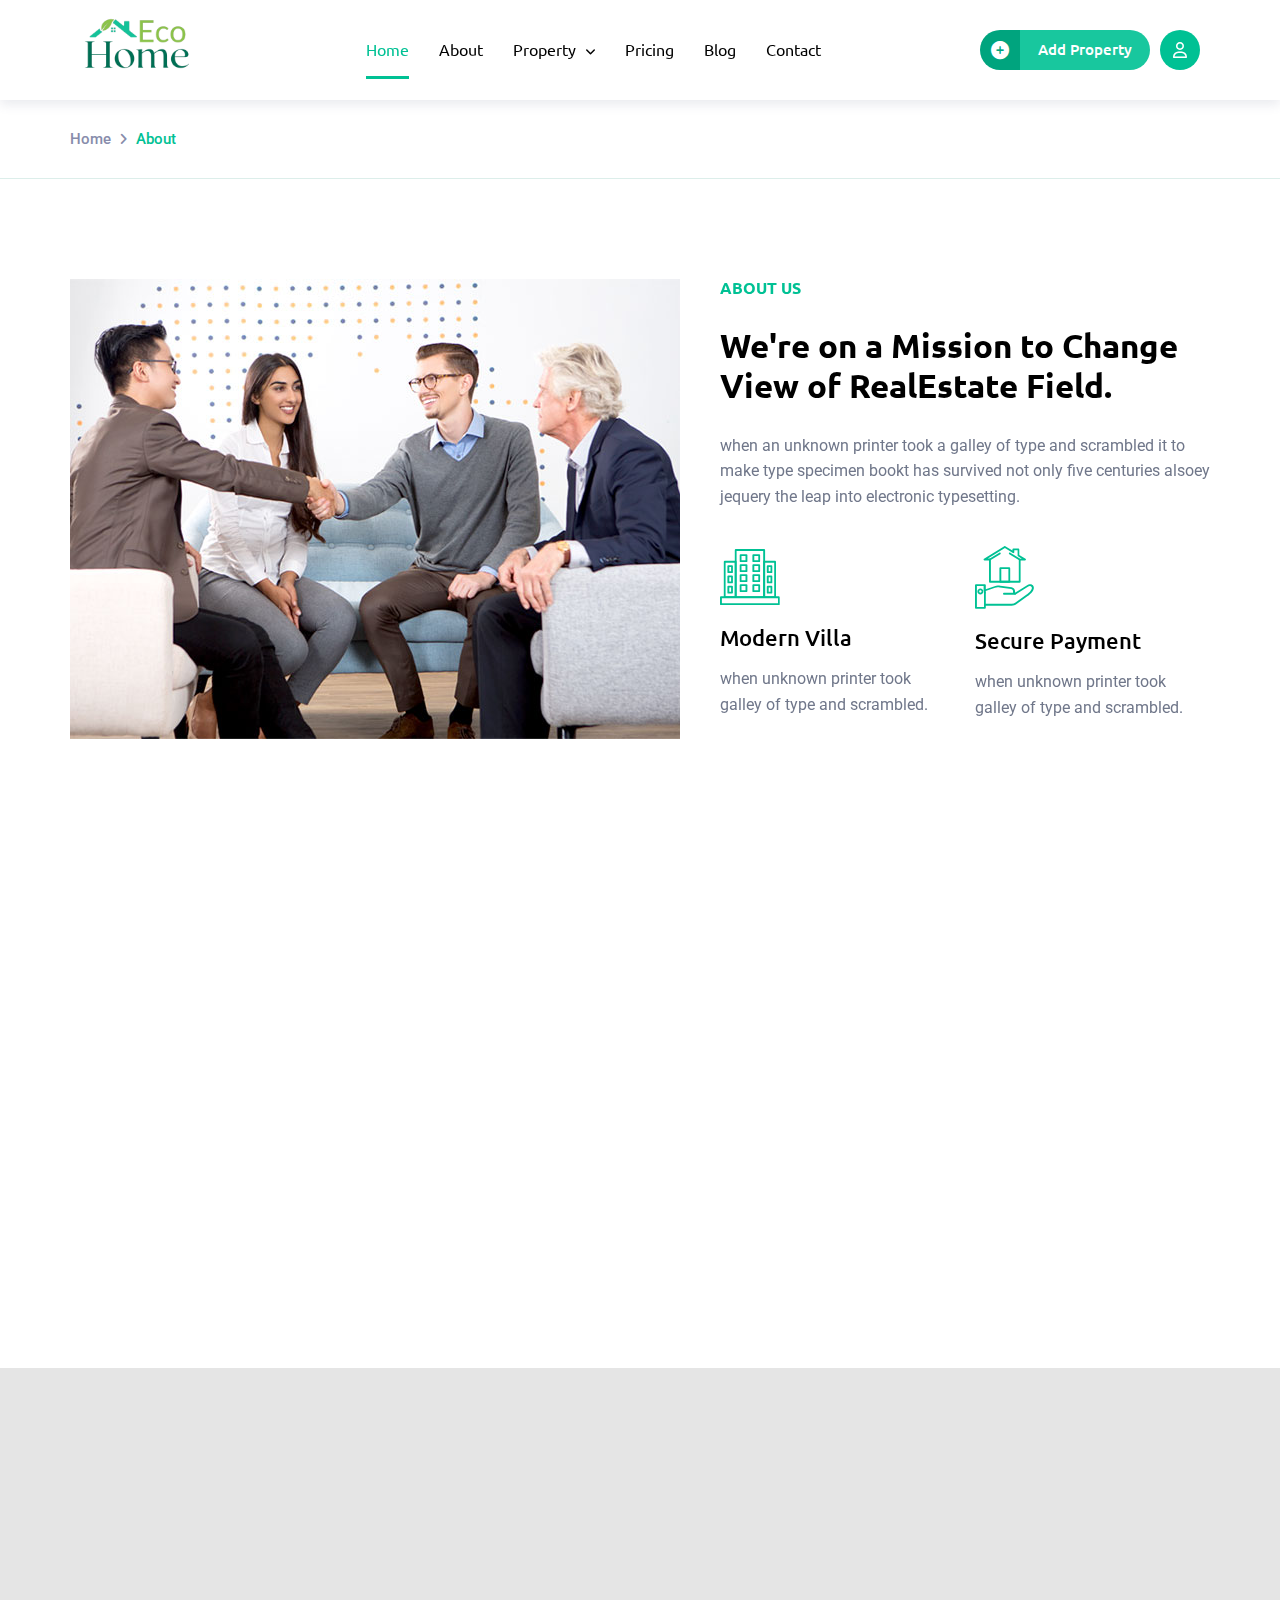
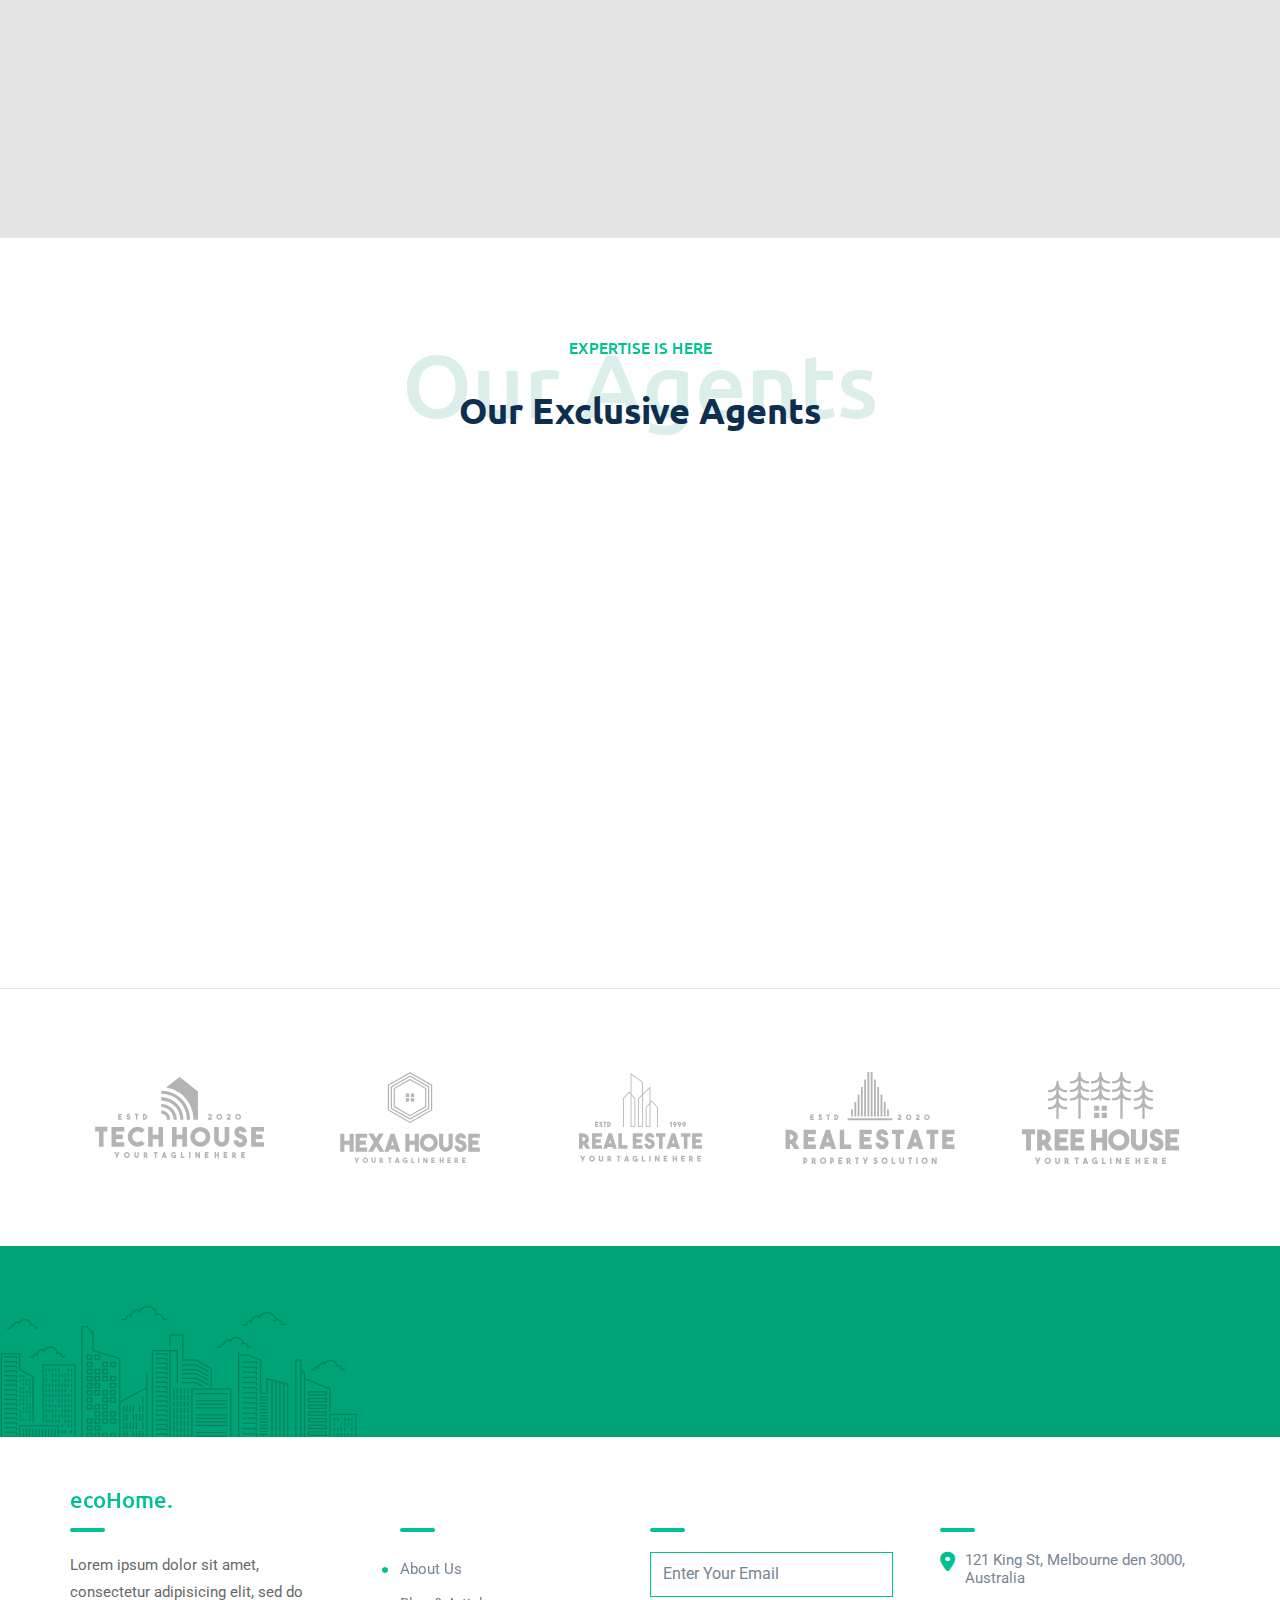
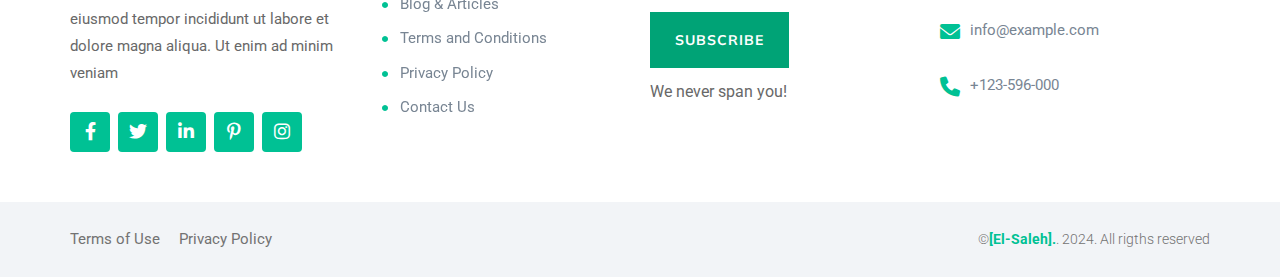
<file: about.html>
<!DOCTYPE html>
<html lang="en">
  <head>
    <meta charset="UTF-8" />
    <meta name="viewport" content="width=device-width, initial-scale=1.0" />
    <meta name="keywords" content="website, blog, real estate, selling estate, exploring estate, estate">
    <meta name="author" content="Mohamed Saleh">
    <meta name="publisher" content="Mohamed Saleh">
    <meta name="copyright" content="Mohamed Saleh">
    <meta name="description"
      content="responsive real estate landing page! Whether you’re buying, selling, or exploring properties, we’ve got you covered.">
    <meta name="page-topic" content="Media">
    <meta name="page-type" content="Blogging">
    <meta name="audience" content="Everyone">
    <title>About</title>
    <link rel="shortcut icon" href="images/home_hand_3-1.svg" />
    <!-- Render All Elements Normally -->
    <link rel="stylesheet" href="css/normalize.css" />
    <!-- Font Awesome Library -->
    <link rel="stylesheet" href="css/all.min.css" />
    <!-- Main Templete File -->
    <link rel="stylesheet" href="css/homlisti.css" />
    <!-- About Templete File -->
    <link rel="stylesheet" href="css/about.css" />
    <!-- Property Grid Templete File -->
    <link rel="stylesheet" href="css/property grid.css" />
    <!-- Single Property Templete File -->
    <link rel="stylesheet" href="css/single-property.css" />
    <!-- Pricing Templete File -->
    <link rel="stylesheet" href="css/pricing.css">
    <!-- Blog Templete File -->
    <link rel="stylesheet" href="css/blog.css">
    <!-- Contact Templete File -->
    <link rel="stylesheet" href="css/contact.css">
    <!-- Animation Library -->
    <link rel="stylesheet" href="https://unpkg.com/aos@next/dist/aos.css" />
    <!-- Google Fonts -->
    <link rel="preconnect" href="https://fonts.googleapis.com">
    <link rel="preconnect" href="https://fonts.gstatic.com" crossorigin>
    <link href="https://fonts.googleapis.com/css2?family=Mulish:wght@300;400;500;600;700;800;900&family=Roboto:wght@300;400;500;700;900&family=Ubuntu:wght@300;400;500;700&display=swap" rel="stylesheet">
  </head>
  <body>
    <!-- Start Sub-header -->
    <header>
      <div class="sub-header">
        <div class="container">
          <a href="index.html" class="logo">
            <img src="./logo.png" alt="logo" width="70" height="70"/>
          </a>
          <nav>
            <input type="checkbox" id="bar" />
            <ul class="links">
              <li><a class="active" href="index.html">Home</a></li>
              <li><a href="about.html">About</a></li>
              <li>
                <a href="property grid.html"
                  >Property<i class="fa-solid fa-angle-down"></i
                ></a>
                <!-- Start Megamenu -->
                <div class="mega-menu">
                  <ul class="sub">
                    <li><a href="property grid.html">Properties grid</a></li>
                    <li>
                      <a href="single-property.html">Single Property grid</a>
                    </li>
                  </ul>
                </div>
                <!-- End Megamenu -->
              </li>
              <li><a href="pricing.html">Pricing</a></li>
              <li><a href="blog.html">Blog</a></li>
              <li><a href="contact.html">Contact</a></li>
            </ul>
          </nav>
          <div class="header-btn">
            <div class="prop-btn">
              <div class="icon">
                <i class="fa-solid fa-circle-plus"></i>
              </div>
              <div class="text">
                <a href="#">Add Property</a>
              </div>
            </div>
            <div class="sign-in">
              <i class="fa-regular fa-user"></i>
            </div>
            <label for="bar"><i class="fa-solid fa-bars"></i></label>
          </div>
        </div>
      </div>
    </header>
    <!-- End Sub-header -->

    <!-- Start Breadcrumb -->
    <div class="breadcrumb">
      <div class="container">
        <a href="index.html">Home</a>
        <i class="fa-solid fa-angle-right"></i>
        <span>About</span>
      </div>
    </div>
    <!-- End Breadcrumb -->

    <!-- Start About -->
    <div class="about-us-section">
      <div class="container">
        <div class="first-widget">
          <div class="image" data-aos="fade-right" data-aos-delay="50" data-aos-duration="1500">
            <img src="images/about-meet.jpg" alt="" />
          </div>
          <div class="content" data-aos="fade-up" data-aos-delay="50" data-aos-duration="1500">
            <div class="heading">
              <span>about us</span>
              <h2>We're on a Mission to Change View of RealEstate Field.</h2>
              <p>
                when an unknown printer took a galley of type and scrambled it
                to make type specimen bookt has survived not only five centuries
                alsoey jequery the leap into electronic typesetting.
              </p>
            </div>
            <div class="services">
              <div class="srv one">
                <img src="images/Modern-Villa-1.svg" alt="" />
                <h3>Modern Villa</h3>
                <p>when unknown printer took galley of type and scrambled.</p>
              </div>
              <div class="srv two">
                <img src="images/home_hand_3-1.svg" alt="" />
                <h3>Secure Payment</h3>
                <p>when unknown printer took galley of type and scrambled.</p>
              </div>
            </div>
          </div>
        </div>
        <div class="second-widget">
          <div class="content" data-aos="fade-up" data-aos-delay="50" data-aos-duration="1500">
            <div class="heading">
              <span>company power</span>
              <h2>The Core Company Values Of Our main Goal</h2>
              <p>
                when an unknown printer took a galley of type and scrambled it
                to make type specimen bookt has survived.
              </p>
            </div>
            <div class="progress">
              <div class="prog-widget">
                <h4>Modern Technology</h4>
                <div class="prog-bar one">
                  <span class="tech"></span>
                </div>
              </div>
              <div class="prog-widget">
                <h4>Tax Solution Area</h4>
                <div class="prog-bar two">
                  <span class="tech"></span>
                </div>
              </div>
            </div>
          </div>
          <div class="image" data-aos="fade-right" data-aos-delay="50" data-aos-duration="1500">
            <img src="images/about-meet-2.jpg" alt="" />
            <div class="video-spin">
              <a
                href="https://www.youtube.com/watch?v=XHOmBV4js_E"
                class="popup"
                target="blank"
              >
                <i class="fa-solid fa-play"></i>
                <span class="play"></span>
              </a>
            </div>
          </div>
        </div>
      </div>
    </div>
    <!-- End About -->

    <!-- Start Video -->
    <div class="video">
      <div class="overlay"></div>
      <div class="container" data-aos="fade-up" data-aos-delay="50" data-aos-duration="1500">
        <div class="tour-card">
          <span class="pin">let's take a tour</span>
          <h2>
            Search Property Smarter,<br />
            Quicker & Anywhere
          </h2>
          <div class="video-inner">
            <div class="icon-right">
              <a
                href="https://www.youtube.com/watch?v=XHOmBV4js_E"
                class="popup"
                target="blank"
              >
                <i class="fa-solid fa-play"></i>
                <span class="play"></span>
              </a>
            </div>
            <div class="icon-left">
              <a
                href="https://www.youtube.com/watch?v=XHOmBV4js_E"
                class="link"
                target="blank"
                >Play Video</a
              >
            </div>
          </div>
        </div>
        <div class="text">
          <h3>Property For All</h3>
        </div>
      </div>
    </div>
    <!-- End Video -->

    <!-- Start Agent -->
    <div class="agent">
      <div class="main-heading">
        <span>expertise is here</span>
        <h3>Our Agents</h3>
        <h2>Our Exclusive Agents</h2>
      </div>
      <div class="container" data-aos="fade-up" data-aos-delay="50" data-aos-duration="1500">
        <div class="card">
          <div class="image">
            <img src="images/agent-1.png" alt="" />
            <span>08 Listing</span>
          </div>
          <div class="text">
            <h3>Andren Willium</h3>
            <a href="#">Sunshine</a>
            <div class="call">
              <i class="fa-solid fa-phone"></i>
              <span>Call: +121 179 4865</span>
            </div>
          </div>
        </div>
        <div class="card">
          <div class="image">
            <img src="images/agent-2.png" alt="" />
            <span>06 Listing</span>
          </div>
          <div class="text">
            <h3>Polly Matzinger</h3>
            <a href="#">Sweet Home</a>
            <div class="call">
              <i class="fa-solid fa-phone"></i>
              <span>Call: +121 179 4865</span>
            </div>
          </div>
        </div>
        <div class="card">
          <div class="image">
            <img src="images/agent-3.png" alt="" />
            <span>11 Listing</span>
          </div>
          <div class="text">
            <h3>Patty Watson</h3>
            <a href="#">Eco Builders</a>
            <div class="call">
              <i class="fa-solid fa-phone"></i>
              <span>Call: +121 179 4865</span>
            </div>
          </div>
        </div>
        <div class="card">
          <div class="image">
            <img src="images/agent-4.png" alt="" />
            <span>08 Listing</span>
          </div>
          <div class="text">
            <h3>Sarah Boysen</h3>
            <a href="#">Mark Street</a>
            <div class="call">
              <i class="fa-solid fa-phone"></i>
              <span>Call: +121 179 4865</span>
            </div>
          </div>
        </div>
      </div>
    </div>
    <!-- End Agents -->

    <!-- Start Clients -->
    <div class="clients">
      <div class="container">
        <img src="images/client-logo-1.svg" alt="" />
        <img src="images/client-logo-3.svg" alt="" />
        <img src="images/client-logo-4.svg" alt="" />
        <img src="images/client-logo-5.svg" alt="" />
        <img src="images/client-logo-6.svg" alt="" />
      </div>
    </div>
    <!-- End Clients -->

    <!-- Start Subscribe -->
    <div class="subscribe">
      <div class="container" data-aos="fade-up" data-aos-delay="50" data-aos-duration="1500">
        <div class="content">
          <h2>Sign up for newsletter</h2>
          <h4>Get latest news and update</h4>
        </div>
        <form action="#">
          <input type="email" placeholder="Enter Your Email" />
          <input type="submit" value="subscribe" />
        </form>
      </div>
    </div>
    <!-- End Subscribe -->

    <!-- Start Light Footer -->
    <div class="light-footer">
      <div class="container">
        <div class="col">
          <h3 class="eco">ecoHome.</h3>
          <p>
            Lorem ipsum dolor sit amet, consectetur adipisicing elit, sed do
            eiusmod tempor incididunt ut labore et dolore magna aliqua. Ut enim
            ad minim veniam
          </p>
          <ul class="social-icons">
            <li>
              <a href="#"><i class="fa-brands fa-facebook-f"></i></a>
            </li>
            <li>
              <a href="#"><i class="fa-brands fa-twitter"></i></a>
            </li>
            <li>
              <a href="#"><i class="fa-brands fa-linkedin-in"></i></a>
            </li>
            <li>
              <a href="#"><i class="fa-brands fa-pinterest-p"></i></a>
            </li>
            <li>
              <a href="#"><i class="fa-brands fa-instagram"></i></a>
            </li>
          </ul>
        </div>
        <div class="col">
          <h3>Quick Links</h3>
          <ul class="links">
            <li><a href="#">About Us</a></li>
            <li><a href="#">Blog & Articles</a></li>
            <li><a href="#">Terms and Conditions</a></li>
            <li><a href="#">Privacy Policy</a></li>
            <li><a href="#">Contact Us</a></li>
          </ul>
        </div>
        <div class="col">
          <h3>Newsletter</h3>
          <input type="email" placeholder="Enter Your Email" />
          <input type="submit" value="subscribe" />
          <span class="title">We never span you!</span>
        </div>
        <div class="col">
          <h3>Contact</h3>
          <div class="details">
            <i class="fa-solid fa-location-dot"></i>
            <span>121 King St, Melbourne den 3000, Australia</span>
          </div>
          <div class="details">
            <i class="fa-solid fa-envelope"></i> <span>info@example.com</span>
          </div>
          <div class="details">
            <i class="fa-solid fa-phone"></i><span>+123-596-000</span>
          </div>
        </div>
      </div>
    </div>
    <!-- End Light Footer -->

    <!-- Start Second Light Footer -->
    <div class="second-light-footer">
      <div class="container">
        <div class="policy">
          <a href="#">Terms of Use</a>
          <a href="#">Privacy Policy</a>
        </div>
        <p class="copyright">
          &#169;<span>[El-Saleh].</span>. 2024. All rigths reserved
        </p>
      </div>
    </div>
    <!-- End Second Light Footer -->
    <script src="https://unpkg.com/aos@next/dist/aos.js"></script>
    <script>
      AOS.init();
    </script>
  </body>
</html>
</file>
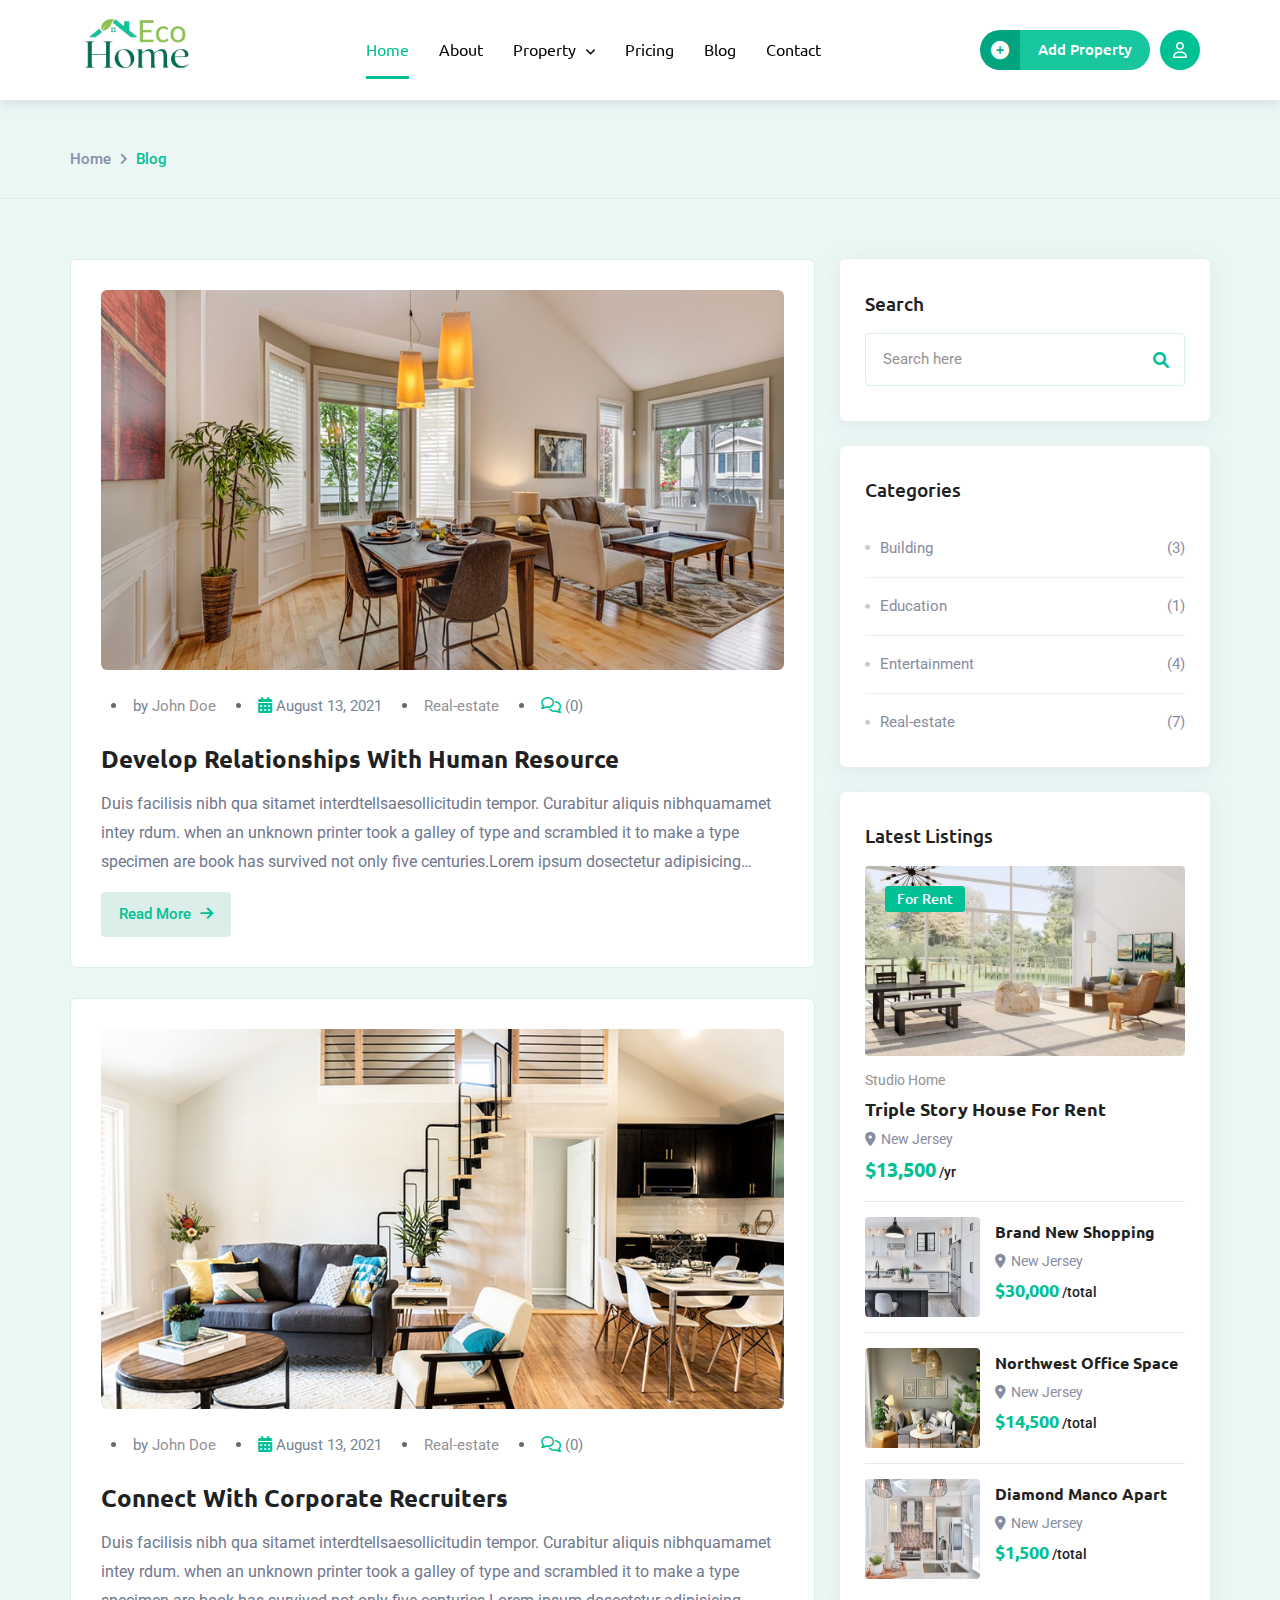
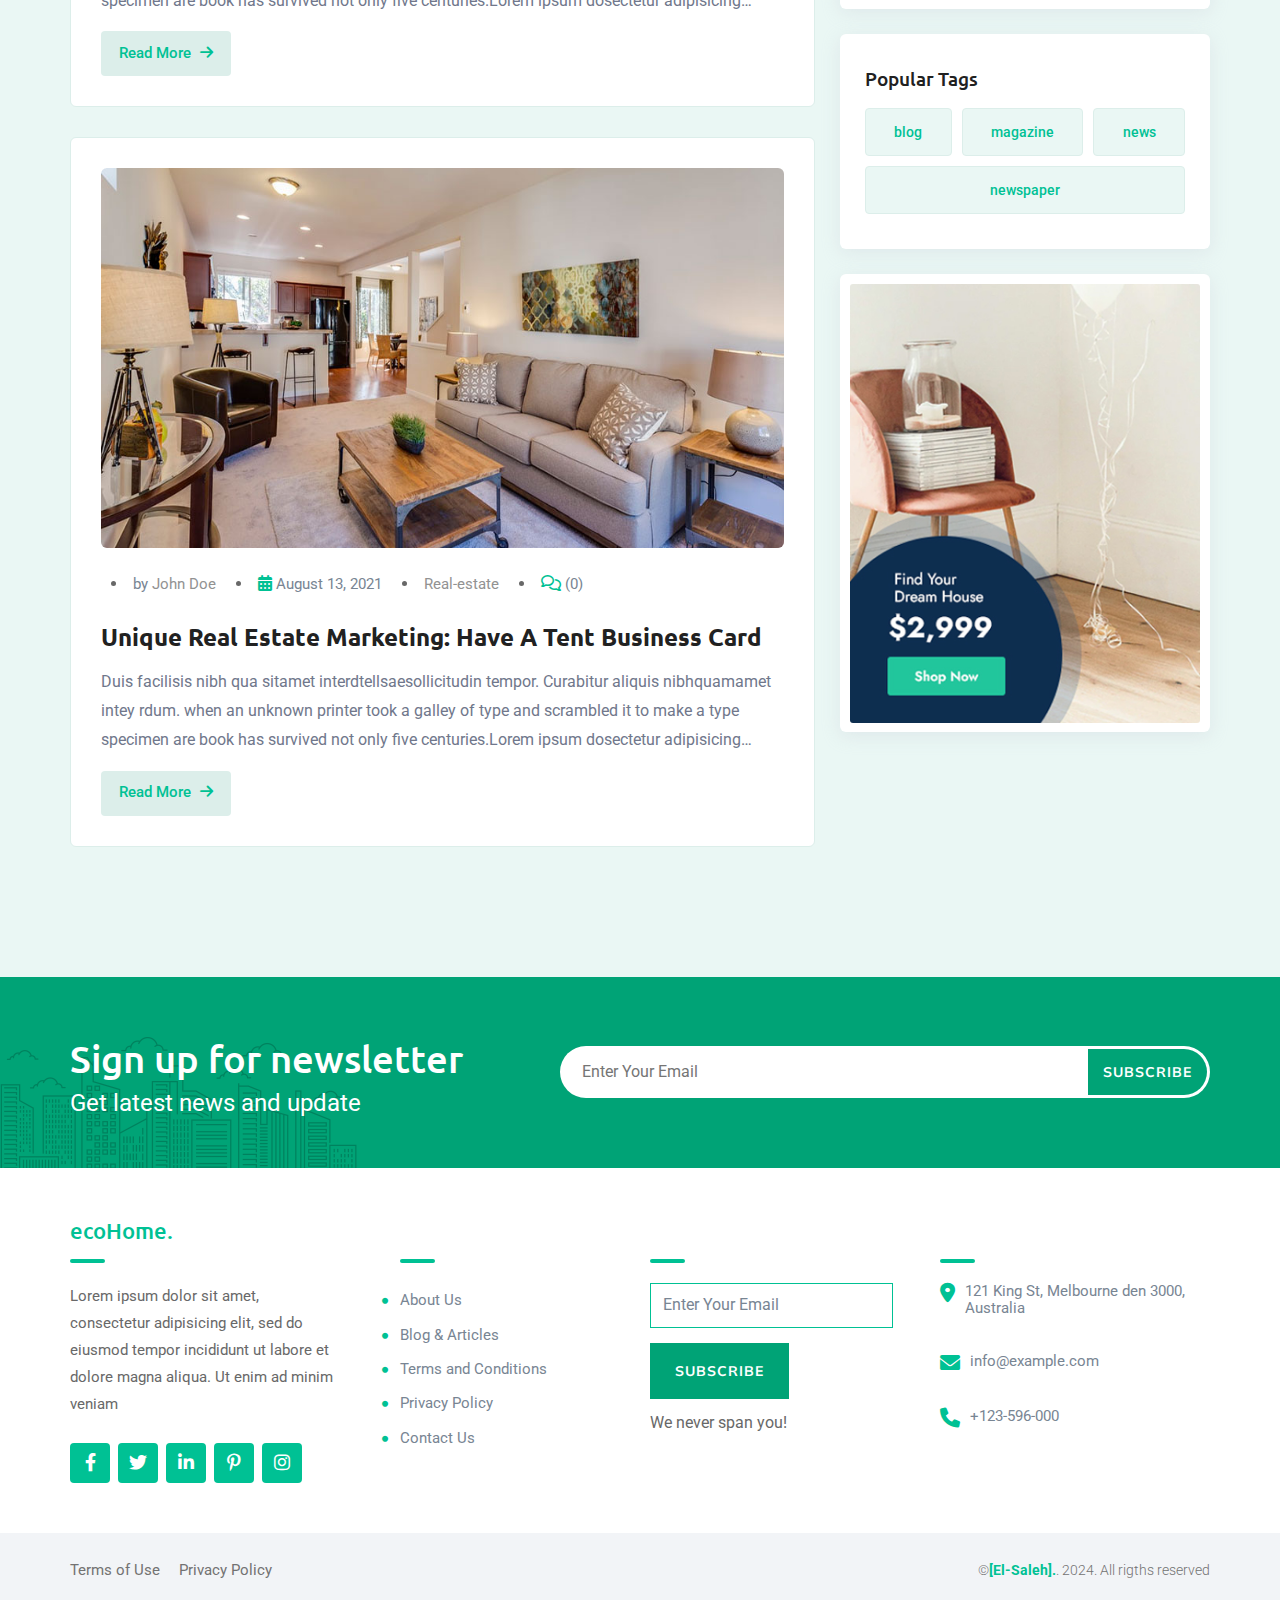
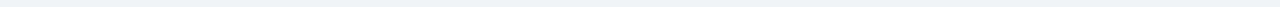
<file: blog.html>
<!DOCTYPE html>
<html lang="en">

<head>
  <meta charset="UTF-8" />
  <meta name="viewport" content="width=device-width, initial-scale=1.0" />
  <meta name="keywords" content="website, blog, real estate, selling estate, exploring estate, estate">
  <meta name="author" content="Mohamed Saleh">
  <meta name="publisher" content="Mohamed Saleh">
  <meta name="copyright" content="Mohamed Saleh">
  <meta name="description"
    content="responsive real estate landing page! Whether you’re buying, selling, or exploring properties, we’ve got you covered.">
  <meta name="page-topic" content="Media">
  <meta name="page-type" content="Blogging">
  <meta name="audience" content="Everyone">
  <title>ecoHome Blog</title>
  <link rel="shortcut icon" href="images/home_hand_3-1.svg" />
  <!-- Render All Elements Normally -->
  <link rel="stylesheet" href="css/normalize.css" />
  <!-- Font Awesome Library -->
  <link rel="stylesheet" href="css/all.min.css" />
  <!-- Main Templete File -->
  <link rel="stylesheet" href="css/homlisti.css" />
  <!-- About Templete File -->
  <link rel="stylesheet" href="css/about.css" />
  <!-- Property Grid Templete File -->
  <link rel="stylesheet" href="css/property grid.css" />
  <!-- Single Property Templete File -->
  <link rel="stylesheet" href="css/single-property.css" />
  <!-- Pricing Templete File -->
  <link rel="stylesheet" href="css/pricing.css">
  <!-- Blog Templete File -->
  <link rel="stylesheet" href="css/blog.css">
  <!-- Contact Templete File -->
  <link rel="stylesheet" href="css/contact.css">
  <!-- Animation Library -->
  <link rel="stylesheet" href="https://unpkg.com/aos@next/dist/aos.css" />
  <!-- Google Fonts -->
  <link rel="preconnect" href="https://fonts.googleapis.com">
  <link rel="preconnect" href="https://fonts.gstatic.com" crossorigin>
  <link
    href="https://fonts.googleapis.com/css2?family=Mulish:wght@300;400;500;600;700;800;900&family=Roboto:wght@300;400;500;700;900&family=Ubuntu:wght@300;400;500;700&display=swap"
    rel="stylesheet">
</head>

<body>
  <!-- Start Sub-header -->
  <header>
    <div class="sub-header">
      <div class="container">
        <a href="index.html" class="logo">
          <img src="./logo.png" alt="logo" width="70" height="70" />
        </a>
        <nav>
          <input type="checkbox" id="bar" />
          <ul class="links">
            <li><a class="active" href="index.html">Home</a></li>
            <li><a href="about.html">About</a></li>
            <li>
              <a href="property grid.html">Property<i class="fa-solid fa-angle-down"></i></a>
              <!-- Start Megamenu -->
              <div class="mega-menu">
                <ul class="sub">
                  <li><a href="property grid.html">Properties grid</a></li>
                  <li>
                    <a href="single-property.html">Single Property grid</a>
                  </li>
                </ul>
              </div>
              <!-- End Megamenu -->
            </li>
            <li><a href="pricing.html">Pricing</a></li>
            <li><a href="blog.html">Blog</a></li>
            <li><a href="contact.html">Contact</a></li>
          </ul>
        </nav>
        <div class="header-btn">
          <div class="prop-btn">
            <div class="icon">
              <i class="fa-solid fa-circle-plus"></i>
            </div>
            <div class="text">
              <a href="#">Add Property</a>
            </div>
          </div>
          <div class="sign-in">
            <i class="fa-regular fa-user"></i>
          </div>
          <label for="bar"><i class="fa-solid fa-bars"></i></label>
        </div>
      </div>
    </div>
  </header>
  <!-- End Sub-header -->

  <!-- Start Breadcrumb2 -->
  <div class="breadcrumb2">
    <div class="container">
      <a href="index.html">Home</a>
      <i class="fa-solid fa-angle-right"></i>
      <span>Blog</span>
    </div>
  </div>
  <!-- End Breadcrumb2 -->

  <!-- Start Blog -->
  <div class="blog">
    <div class="container">
      <div class="left-section">
        <div class="widget">
          <div class="image">
            <img src="images/blog-13.jpeg" alt="">
          </div>
          <ul class="details">
            <li><span>by </span> <a href="#">John Doe</a></li>
            <li><i class="fa-solid fa-calendar-days"></i> <span> August 13, 2021</span></li>
            <li><a href="#">Real-estate</a></li>
            <li><i class="fa-regular fa-comments"></i> <span> (0)</span></li>
          </ul>
          <div class="content">
            <h1>Develop Relationships With Human Resource</h1>
            <p>Duis facilisis nibh qua sitamet interdtellsaesollicitudin tempor. Curabitur aliquis nibhquamamet intey
              rdum. when an unknown printer took a galley of type and scrambled it to make a type specimen are book has
              survived not only five centuries.Lorem ipsum dosectetur adipisicing…</p>
            <div class="read-btn">
              <a href="#">Read More <i class="fa-solid fa-arrow-right"></i></a>
            </div>
          </div>
        </div>
        <div class="widget">
          <div class="image">
            <img src="images/blog-12.jpeg" alt="">
          </div>
          <ul class="details">
            <li><span>by </span> <a href="#">John Doe</a></li>
            <li><i class="fa-solid fa-calendar-days"></i> <span> August 13, 2021</span></li>
            <li><a href="#">Real-estate</a></li>
            <li><i class="fa-regular fa-comments"></i> <span> (0)</span></li>
          </ul>
          <div class="content">
            <h1>Connect With Corporate Recruiters</h1>
            <p>Duis facilisis nibh qua sitamet interdtellsaesollicitudin tempor. Curabitur aliquis nibhquamamet intey
              rdum. when an unknown printer took a galley of type and scrambled it to make a type specimen are book has
              survived not only five centuries.Lorem ipsum dosectetur adipisicing…</p>
            <div class="read-btn">
              <a href="#">Read More <i class="fa-solid fa-arrow-right"></i></a>
            </div>
          </div>
        </div>
        <div class="widget">
          <div class="image">
            <img src="images/blog-16.jpeg" alt="">
          </div>
          <ul class="details">
            <li><span>by </span> <a href="#">John Doe</a></li>
            <li><i class="fa-solid fa-calendar-days"></i> <span> August 13, 2021</span></li>
            <li><a href="#">Real-estate</a></li>
            <li><i class="fa-regular fa-comments"></i> <span> (0)</span></li>
          </ul>
          <div class="content">
            <h1>Unique Real Estate Marketing: Have A Tent Business Card</h1>
            <p>Duis facilisis nibh qua sitamet interdtellsaesollicitudin tempor. Curabitur aliquis nibhquamamet intey
              rdum. when an unknown printer took a galley of type and scrambled it to make a type specimen are book has
              survived not only five centuries.Lorem ipsum dosectetur adipisicing…</p>
            <div class="read-btn">
              <a href="#">Read More <i class="fa-solid fa-arrow-right"></i></a>
            </div>
          </div>
        </div>
      </div>
      <div class="sidebar">
        <div class="search-side">
          <h3>Search</h3>
          <form action="#">
            <input type="search" placeholder="Search here">
            <i class="fa-solid fa-magnifying-glass"></i>
          </form>
        </div>
        <div class="category-side">
          <h3>Categories</h3>
          <ul class="links">
            <li>
              <a href="#">Building</a>
              <span>(3)</span>
            </li>
            <li>
              <a href="#">Education</a>
              <span>(1)</span>
            </li>
            <li>
              <a href="#">Entertainment</a>
              <span>(4)</span>
            </li>
            <li>
              <a href="#">Real-estate</a>
              <span>(7)</span>
            </li>
          </ul>
        </div>
        <div class="side2">
          <h3>Latest Listings</h3>
          <div class="image-item">
            <div class="image1">
              <img src="images/david_lee7-400x240.jpeg" alt="">
              <span>For Rent</span>
            </div>
            <div class="content">
              <a href="#">Studio Home</a>
              <h2>Triple Story House For Rent</h2>
              <span><i class="fa-solid fa-location-dot"></i>New Jersey</span>
              <div class="price">
                <span>$13,500</span>
                /yr
              </div>
            </div>
          </div>
          <div class="list-item">
            <div class="image2">
              <img src="images/mike_hussy5-400x240.jpg" alt="">
            </div>
            <div class="content">
              <h2>Brand New Shopping</h2>
              <span><i class="fa-solid fa-location-dot"></i>New Jersey</span>
              <div class="price">
                <span>$30,000</span>
                /total
              </div>
            </div>
          </div>
          <div class="list-item">
            <div class="image2">
              <img src="images/mike_hussy7-400x240.jpg" alt="">
            </div>
            <div class="content">
              <h2>Northwest Office Space</h2>
              <span><i class="fa-solid fa-location-dot"></i>New Jersey</span>
              <div class="price">
                <span>$14,500</span>
                /total
              </div>
            </div>
          </div>
          <div class="list-item">
            <div class="image2">
              <img src="images/mike_hussy8-400x240.jpg" alt="">
            </div>
            <div class="content">
              <h2>Diamond Manco Apart</h2>
              <span><i class="fa-solid fa-location-dot"></i>New Jersey</span>
              <div class="price">
                <span>$1,500</span>
                /total
              </div>
            </div>
          </div>
        </div>
        <div class="tags">
          <h3>Popular Tags</h3>
          <div class="buttons">
            <a href="#">blog</a>
            <a href="#">magazine</a>
            <a href="#">news</a>
            <a href="#">newspaper</a>
          </div>
        </div>
        <div class="side3">
          <img src="images/sidebar-ad.jpg" alt="">
        </div>
      </div>
    </div>
  </div>
  <!-- End Blog -->

  <!-- Start Subscribe -->
  <div class="subscribe">
    <div class="container">
      <div class="content">
        <h2>Sign up for newsletter</h2>
        <h4>Get latest news and update</h4>
      </div>
      <form action="#">
        <input type="email" placeholder="Enter Your Email">
        <input type="submit" value="subscribe">
      </form>
    </div>
  </div>
  <!-- End Subscribe -->

  <!-- Start Light Footer -->
  <div class="light-footer">
    <div class="container">
      <div class="col">
        <h3 class="eco">ecoHome.</h3>
        <p>Lorem ipsum dolor sit amet, consectetur adipisicing elit, sed do eiusmod tempor incididunt ut labore et
          dolore magna aliqua. Ut enim ad minim veniam</p>
        <ul class="social-icons">
          <li><a href="#"><i class="fa-brands fa-facebook-f"></i></a></li>
          <li><a href="#"><i class="fa-brands fa-twitter"></i></a></li>
          <li><a href="#"><i class="fa-brands fa-linkedin-in"></i></a></li>
          <li><a href="#"><i class="fa-brands fa-pinterest-p"></i></a></li>
          <li><a href="#"><i class="fa-brands fa-instagram"></i></a></li>
        </ul>
      </div>
      <div class="col">
        <h3>Quick Links</h3>
        <ul class="links">
          <li><a href="#">About Us</a></li>
          <li><a href="#">Blog & Articles</a></li>
          <li><a href="#">Terms and Conditions</a></li>
          <li><a href="#">Privacy Policy</a></li>
          <li><a href="#">Contact Us</a></li>
        </ul>
      </div>
      <div class="col">
        <h3>Newsletter</h3>
        <input type="email" placeholder="Enter Your Email">
        <input type="submit" value="subscribe">
        <span class="title">We never span you!</span>
      </div>
      <div class="col">
        <h3>Contact</h3>
        <div class="details"><i class="fa-solid fa-location-dot"></i>
          <span>121 King St, Melbourne den 3000, Australia</span>
        </div>
        <div class="details"><i class="fa-solid fa-envelope"></i> <span>info@example.com</span></div>
        <div class="details"><i class="fa-solid fa-phone"></i><span>+123-596-000</span></div>
      </div>
    </div>
  </div>
  <!-- End Light Footer -->

  <!-- Start Second Light Footer -->
  <div class="second-light-footer">
    <div class="container">
      <div class="policy">
        <a href="#">Terms of Use</a>
        <a href="#">Privacy Policy</a>
      </div>
<p class="copyright">
  &#169;<span>[El-Saleh].</span>. 2024. All rigths reserved
</p>
    </div>
  </div>
  <!-- End Second Light Footer -->
  <script src="https://unpkg.com/aos@next/dist/aos.js"></script>
  <script>
    AOS.init();
  </script>
</body>

</html>
</file>
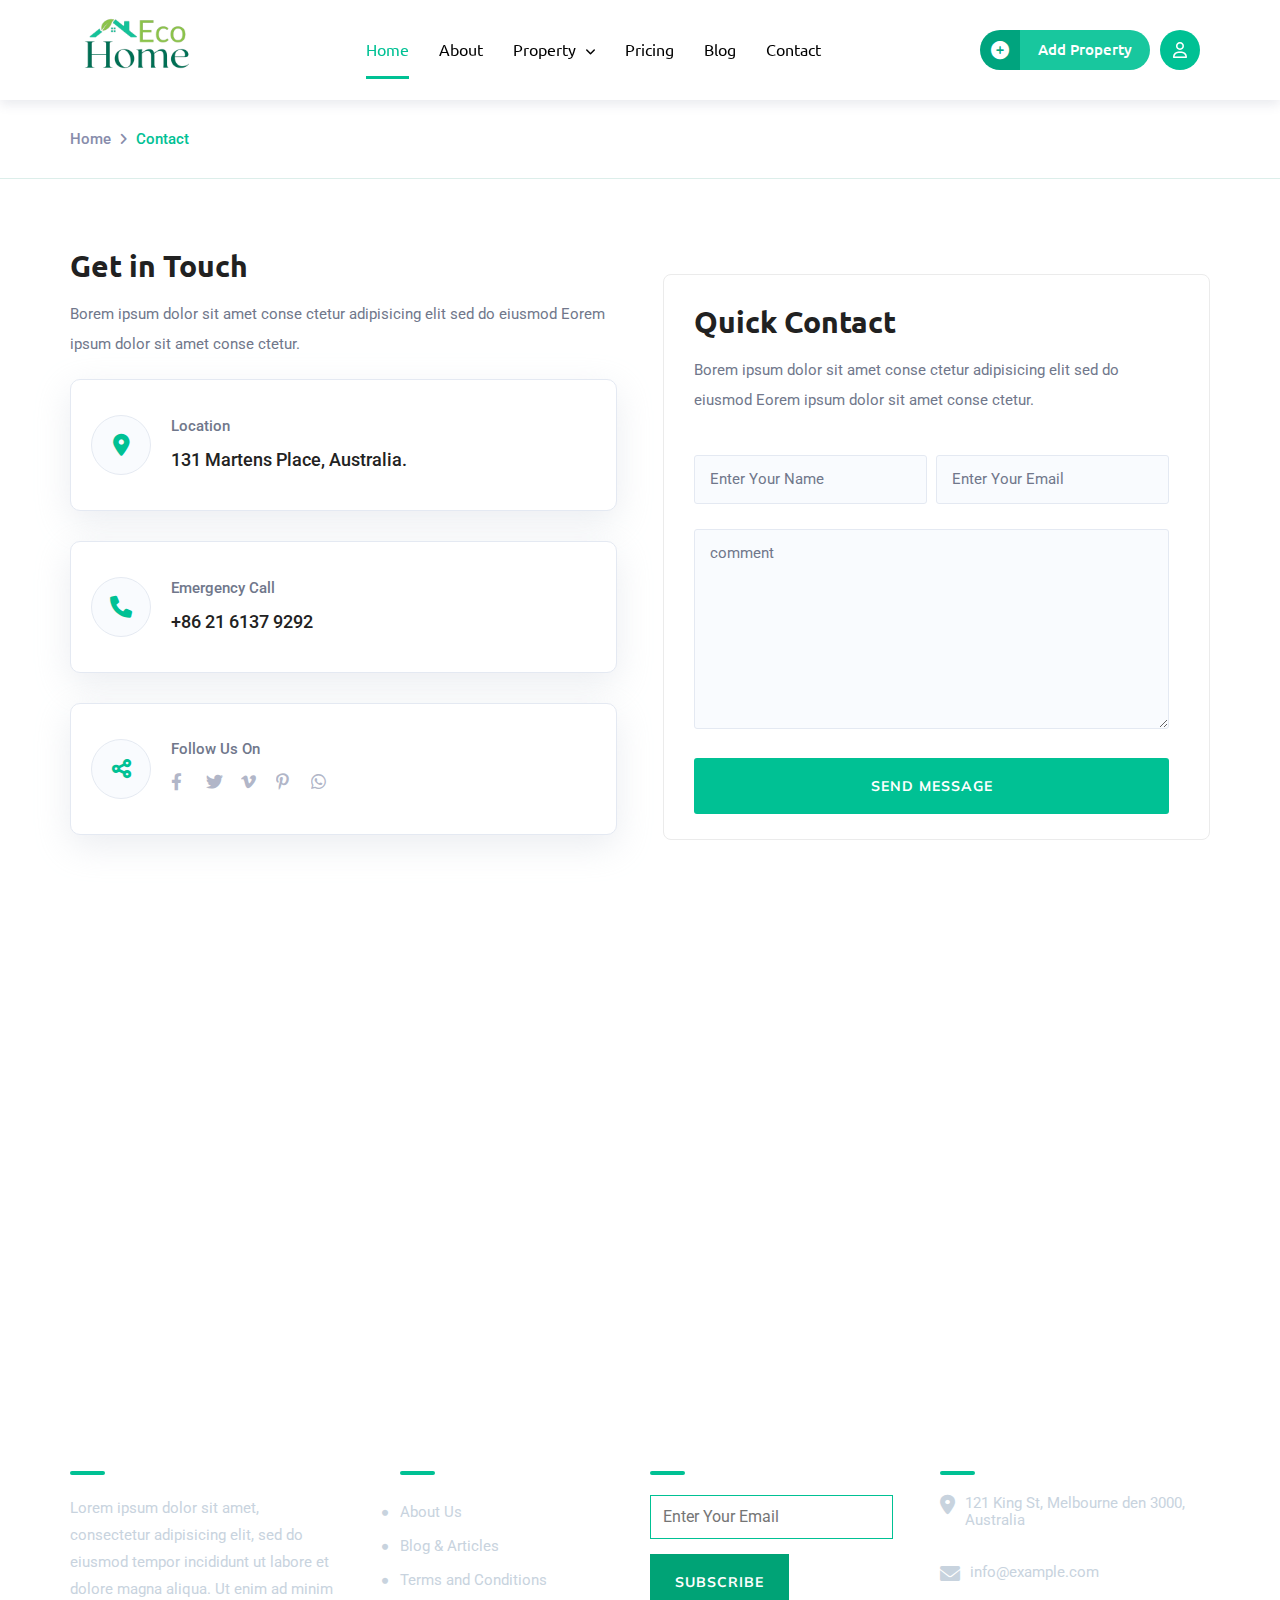
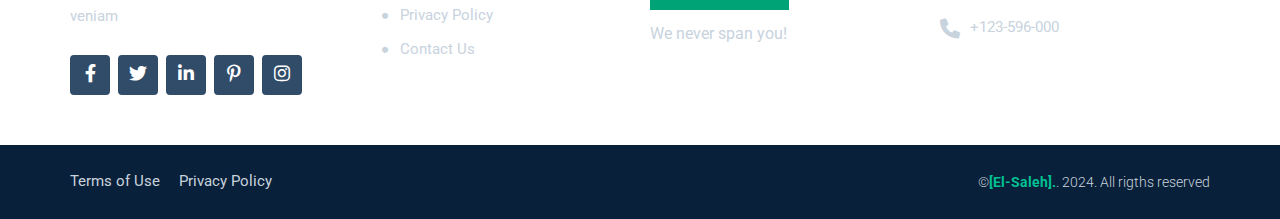
<file: contact.html>
<!DOCTYPE html>
<html lang="en">
  <head>
  <meta charset="UTF-8" />
  <meta name="viewport" content="width=device-width, initial-scale=1.0" />
  <meta name="keywords" content="website, blog, real estate, selling estate, exploring estate, estate">
  <meta name="author" content="Mohamed Saleh">
  <meta name="publisher" content="Mohamed Saleh">
  <meta name="copyright" content="Mohamed Saleh">
  <meta name="description"
    content="responsive real estate landing page! Whether you’re buying, selling, or exploring properties, we’ve got you covered.">
  <meta name="page-topic" content="Media">
  <meta name="page-type" content="Blogging">
  <meta name="audience" content="Everyone">
    <title>ecoHome Contact</title>
    <link rel="shortcut icon" href="images/home_hand_3-1.svg" />
    <!-- Render All Elements Normally -->
    <link rel="stylesheet" href="css/normalize.css" />
    <!-- Font Awesome Library -->
    <link rel="stylesheet" href="css/all.min.css" />
    <!-- Main Templete File -->
    <link rel="stylesheet" href="css/homlisti.css" />
    <!-- About Templete File -->
    <link rel="stylesheet" href="css/about.css" />
    <!-- Property Grid Templete File -->
    <link rel="stylesheet" href="css/property grid.css" />
    <!-- Single Property Templete File -->
    <link rel="stylesheet" href="css/single-property.css" />
    <!-- Pricing Templete File -->
    <link rel="stylesheet" href="css/pricing.css">
    <!-- Blog Templete File -->
    <link rel="stylesheet" href="css/blog.css">
    <!-- Contact Templete File -->
    <link rel="stylesheet" href="css/contact.css">
    <!-- Animation Library -->
    <link rel="stylesheet" href="https://unpkg.com/aos@next/dist/aos.css" />
    <!-- Google Fonts -->
    <link rel="preconnect" href="https://fonts.googleapis.com">
    <link rel="preconnect" href="https://fonts.gstatic.com" crossorigin>
    <link href="https://fonts.googleapis.com/css2?family=Mulish:wght@300;400;500;600;700;800;900&family=Roboto:wght@300;400;500;700;900&family=Ubuntu:wght@300;400;500;700&display=swap" rel="stylesheet">
  </head>
  <body>
  <!-- Start Sub-header -->
    <header>
        <div class="sub-header">
          <div class="container">
            <a href="index.html" class="logo">
            <img src="./logo.png" alt="logo" width="70" height="70"/>
            </a>
            <nav>
              <input type="checkbox" id="bar" />
              <ul class="links">
                <li><a class="active" href="index.html">Home</a></li>
                <li><a href="about.html">About</a></li>
                <li>
                  <a href="property grid.html"
                    >Property<i class="fa-solid fa-angle-down"></i
                  ></a>
                  <!-- Start Megamenu -->
                  <div class="mega-menu">
                    <ul class="sub">
                      <li><a href="property grid.html">Properties grid</a></li>
                      <li>
                        <a href="single-property.html">Single Property grid</a>
                      </li>
                    </ul>
                  </div>
                  <!-- End Megamenu -->
                </li>
                <li><a href="pricing.html">Pricing</a></li>
                <li><a href="blog.html">Blog</a></li>
                <li><a href="contact.html">Contact</a></li>
              </ul>
            </nav>
            <div class="header-btn">
              <div class="prop-btn">
                <div class="icon">
                  <i class="fa-solid fa-circle-plus"></i>
                </div>
                <div class="text">
                  <a href="#">Add Property</a>
                </div>
              </div>
              <div class="sign-in">
                <i class="fa-regular fa-user"></i>
              </div>
              <label for="bar"><i class="fa-solid fa-bars"></i></label>
            </div>
          </div>
        </div>
    </header>
  <!-- End Sub-header --> 
  
  <!-- Start Breadcrumb -->
    <div class="breadcrumb">
        <div class="container">
          <a href="index.html">Home</a>
          <i class="fa-solid fa-angle-right"></i>
          <span>Contact</span>
        </div>
    </div>
  <!-- End Breadcrumb -->
  
  <!-- Start Contact -->
    <div class="contact">
      <div class="container">
        <div class="left-data">
          <div class="heading">
            <h3>Get in Touch</h3>
            <p>Borem ipsum dolor sit amet conse ctetur adipisicing elit sed do eiusmod Eorem ipsum dolor sit amet conse ctetur.</p>
          </div>
          <div class="box">
            <i class="fa-solid fa-location-dot icon"></i>
            <div class="srv">
              <span>Location</span>
              <h4>131 Martens Place, Australia.</h4>
            </div>
          </div>
          <div class="box">
            <i class="fa-solid fa-phone icon"></i>
            <div class="srv">
              <span>Emergency Call</span>
              <h4>+86 21 6137 9292</h4>
            </div>
          </div>
          <div class="box">
            <i class="fa-solid fa-share-nodes icon"></i>
            <div class="srv">
              <span>Follow Us On</span>
              <ul class="social-icons">
                <li><a href="#"><i class="fa-brands fa-facebook-f"></i></a></li>
                <li><a href="#"><i class="fa-brands fa-twitter"></i></a></li>
                <li><a href="#"><i class="fa-brands fa-vimeo-v"></i></a></li>
                <li><a href="#"><i class="fa-brands fa-pinterest-p"></i></a></li>
                <li><a href="#"><i class="fa-brands fa-whatsapp"></i></a></li>
              </ul>
            </div>
          </div>
        </div>
        <div class="right-data">
          <div class="heading">
            <h3>Quick Contact</h3>
            <p>Borem ipsum dolor sit amet conse ctetur adipisicing elit sed do eiusmod Eorem ipsum dolor sit amet conse ctetur.</p>
          </div>
          <form action="#">
            <input class="main-input" type="text" placeholder="Enter Your Name">
            <input class="main-input" type="email" placeholder="Enter Your Email">
            <textarea class="main-input" name="comment" placeholder="comment"></textarea>
            <input type="submit" value="send message">
          </form>
        </div>
      </div>
    </div>
  <!-- End Contact -->

  <!-- Start Map -->
    <div class="map">
      <div class="container">
        <iframe src="https://www.google.com/maps/embed?pb=!1m18!1m12!1m3!1d6397697.887169436!2d-95.36935665532873!3d38.467425750194806!2m3!1f0!2f0!3f0!3m2!1i1024!2i768!4f13.1!3m3!1m2!1s0x54eab584e432360b%3A0x1c3bb99243deb742!2z2KfZhNmI2YTYp9mK2KfYqiDYp9mE2YXYqtit2K_YqQ!5e0!3m2!1sar!2seg!4v1652616818733!5m2!1sar!2seg" width="600" height="450" style="border:0;" allowfullscreen="" loading="lazy" referrerpolicy="no-referrer-when-downgrade"></iframe>
      </div>
    </div>
  <!-- End Map -->

  <!-- Start Footer -->
    <div class="footer">
    <div class="container">
      <div class="col">
        <h3 class="eco">ecoHome.</h3>
        <p>
          Lorem ipsum dolor sit amet, consectetur adipisicing elit, sed do
          eiusmod tempor incididunt ut labore et dolore magna aliqua. Ut enim
          ad minim veniam
        </p>
        <ul class="social-icons">
          <li>
            <a href="#"><i class="fa-brands fa-facebook-f"></i></a>
          </li>
          <li>
            <a href="#"><i class="fa-brands fa-twitter"></i></a>
          </li>
          <li>
            <a href="#"><i class="fa-brands fa-linkedin-in"></i></a>
          </li>
          <li>
            <a href="#"><i class="fa-brands fa-pinterest-p"></i></a>
          </li>
          <li>
            <a href="#"><i class="fa-brands fa-instagram"></i></a>
          </li>
        </ul>
      </div>
      <div class="col">
        <h3>Quick Links</h3>
        <ul class="links">
          <li><a href="#">About Us</a></li>
          <li><a href="#">Blog & Articles</a></li>
          <li><a href="#">Terms and Conditions</a></li>
          <li><a href="#">Privacy Policy</a></li>
          <li><a href="#">Contact Us</a></li>
        </ul>
      </div>
      <div class="col">
        <h3>Newsletter</h3>
        <input type="email" placeholder="Enter Your Email" />
        <input type="submit" value="subscribe" />
        <span class="title">We never span you!</span>
      </div>
      <div class="col">
        <h3>Contact</h3>
        <div class="details">
          <i class="fa-solid fa-location-dot"></i>
          <span>121 King St, Melbourne den 3000, Australia</span>
        </div>
        <div class="details">
          <i class="fa-solid fa-envelope"></i> <span>info@example.com</span>
        </div>
        <div class="details">
          <i class="fa-solid fa-phone"></i><span>+123-596-000</span>
        </div>
      </div>
    </div>
    </div>
  <!-- End Footer -->
  
  <!-- Start Second Footer -->
    <div class="second-footer">
    <div class="container">
      <div class="policy">
        <a href="#">Terms of Use</a>
        <a href="#">Privacy Policy</a>
      </div>
      <p class="copyright">
        &#169;<span>[El-Saleh].</span>. 2024. All rigths reserved
      </p>
    </div>
    </div>
  <!-- End Second Footer -->
    <script src="https://unpkg.com/aos@next/dist/aos.js"></script>
    <script>
      AOS.init();
    </script>
  </body>
  </html>
</file>
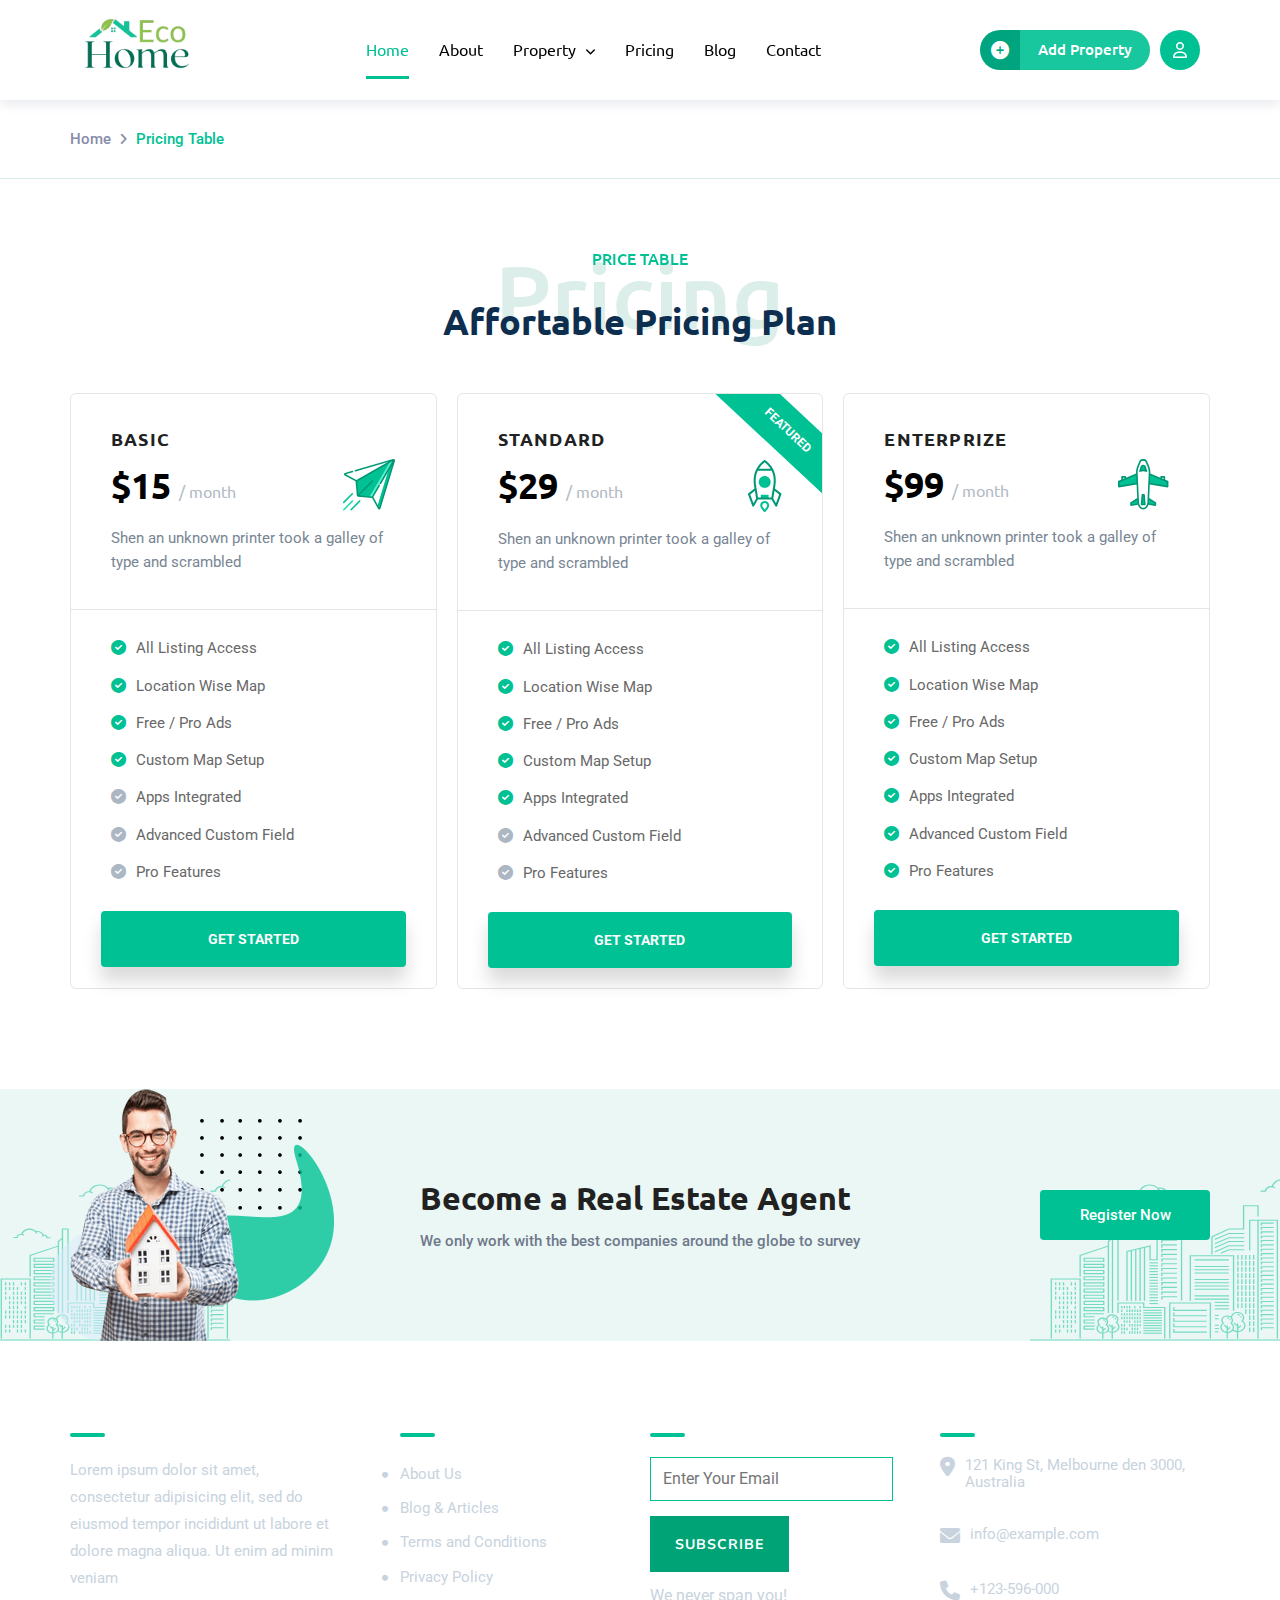
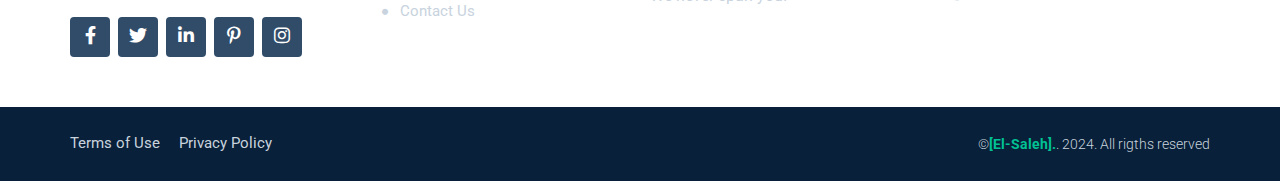
<file: pricing.html>
<!DOCTYPE html>
<html lang="en">

<head>
  <meta charset="UTF-8" />
  <meta name="viewport" content="width=device-width, initial-scale=1.0" />
  <meta name="keywords" content="website, blog, real estate, selling estate, exploring estate, estate">
  <meta name="author" content="Mohamed Saleh">
  <meta name="publisher" content="Mohamed Saleh">
  <meta name="copyright" content="Mohamed Saleh">
  <meta name="description"
    content="responsive real estate landing page! Whether you’re buying, selling, or exploring properties, we’ve got you covered.">
  <meta name="page-topic" content="Media">
  <meta name="page-type" content="Blogging">
  <meta name="audience" content="Everyone">
  <title>ecoHome Pricing</title>
  <link rel="shortcut icon" href="images/home_hand_3-1.svg" />
  <!-- Render All Elements Normally -->
  <link rel="stylesheet" href="css/normalize.css">
  <!-- Font Awesome Library -->
  <link rel="stylesheet" href="css/all.min.css">
  <!-- Main Templete File -->
  <link rel="stylesheet" href="css/homlisti.css">
  <!-- About Templete File -->
  <link rel="stylesheet" href="css/about.css">
  <!-- Property Grid Templete File -->
  <link rel="stylesheet" href="css/property grid.css">
  <!-- Single Property Templete File -->
  <link rel="stylesheet" href="css/single-property.css">
  <!-- Pricing Templete File -->
  <link rel="stylesheet" href="css/pricing.css">
  <!-- Blog Templete File -->
  <link rel="stylesheet" href="css/blog.css">
  <!-- Contact Templete File -->
  <link rel="stylesheet" href="css/contact.css">
  <!-- Animation Library -->
  <link rel="stylesheet" href="https://unpkg.com/aos@next/dist/aos.css" />
  <!-- Google Fonts -->
  <link rel="preconnect" href="https://fonts.googleapis.com">
  <link rel="preconnect" href="https://fonts.gstatic.com" crossorigin>
  <link
    href="https://fonts.googleapis.com/css2?family=Mulish:wght@300;400;500;600;700;800;900&family=Roboto:wght@300;400;500;700;900&family=Ubuntu:wght@300;400;500;700&display=swap"
    rel="stylesheet">
</head>

<body>
  <!-- Start Sub-header -->
  <header>
    <div class="sub-header">
      <div class="container">
        <a href="index.html" class="logo">
          <img src="./logo.png" alt="logo" width="70" height="70" />
        </a>
        <nav>
          <input type="checkbox" id="bar" />
          <ul class="links">
            <li><a class="active" href="index.html">Home</a></li>
            <li><a href="about.html">About</a></li>
            <li>
              <a href="property grid.html">Property<i class="fa-solid fa-angle-down"></i></a>
              <!-- Start Megamenu -->
              <div class="mega-menu">
                <ul class="sub">
                  <li><a href="property grid.html">Properties grid</a></li>
                  <li>
                    <a href="single-property.html">Single Property grid</a>
                  </li>
                </ul>
              </div>
              <!-- End Megamenu -->
            </li>
            <li><a href="pricing.html">Pricing</a></li>
            <li><a href="blog.html">Blog</a></li>
            <li><a href="contact.html">Contact</a></li>
          </ul>
        </nav>
        <div class="header-btn">
          <div class="prop-btn">
            <div class="icon">
              <i class="fa-solid fa-circle-plus"></i>
            </div>
            <div class="text">
              <a href="#">Add Property</a>
            </div>
          </div>
          <div class="sign-in">
            <i class="fa-regular fa-user"></i>
          </div>
          <label for="bar"><i class="fa-solid fa-bars"></i></label>
        </div>
      </div>
    </div>
  </header>
  <!-- End Sub-header -->

  <!-- Start Breadcrumb -->
  <div class="breadcrumb">
    <div class="container">
      <a href="index.html">Home</a>
      <i class="fa-solid fa-angle-right"></i>
      <span>Pricing Table</span>
    </div>
  </div>
  <!-- End Breadcrumb -->

  <!-- Start Pricing -->
  <div class="pricing">
    <div class="main-heading">
      <span>price table</span>
      <h3>Pricing</h3>
      <h2>Affortable Pricing Plan</h2>
    </div>
    <div class="container">
      <div class="plans">
        <div class="head">
          <h3>basic</h3>
          <div class="price">
            <span>$15</span>
            <img src="images/paper-plane.svg" alt="">
          </div>
          <p>Shen an unknown printer took a galley of type and scrambled</p>
        </div>
        <ul class="features">
          <li><i class="fa-solid fa-circle-check"></i>All Listing Access</li>
          <li><i class="fa-solid fa-circle-check"></i>Location Wise Map</li>
          <li><i class="fa-solid fa-circle-check"></i>Free / Pro Ads</li>
          <li><i class="fa-solid fa-circle-check"></i>Custom Map Setup</li>
          <li><i class="fa-solid fa-circle-check dark"></i>Apps Integrated</li>
          <li><i class="fa-solid fa-circle-check dark"></i>Advanced Custom Field</li>
          <li><i class="fa-solid fa-circle-check dark"></i>Pro Features</li>
          <a href="#">Get Started</a>
        </ul>
      </div>
      <div class="plans popular">
        <div class="head">
          <span>featured</span>
          <h3>standard</h3>
          <div class="price">
            <span>$29</span>
            <img src="images/rocket.svg" alt="">
          </div>
          <p>Shen an unknown printer took a galley of type and scrambled</p>
        </div>
        <ul class="features">
          <li><i class="fa-solid fa-circle-check"></i>All Listing Access</li>
          <li><i class="fa-solid fa-circle-check"></i>Location Wise Map</li>
          <li><i class="fa-solid fa-circle-check"></i>Free / Pro Ads</li>
          <li><i class="fa-solid fa-circle-check"></i>Custom Map Setup</li>
          <li><i class="fa-solid fa-circle-check"></i>Apps Integrated</li>
          <li><i class="fa-solid fa-circle-check dark"></i>Advanced Custom Field</li>
          <li><i class="fa-solid fa-circle-check dark"></i>Pro Features</li>
          <a href="#">Get Started</a>
        </ul>
      </div>
      <div class="plans">
        <div class="head">
          <h3>enterprize</h3>
          <div class="price">
            <span>$99</span>
            <img src="images/plane.svg" alt="">
          </div>
          <p>Shen an unknown printer took a galley of type and scrambled</p>
        </div>
        <ul class="features">
          <li><i class="fa-solid fa-circle-check"></i>All Listing Access</li>
          <li><i class="fa-solid fa-circle-check"></i>Location Wise Map</li>
          <li><i class="fa-solid fa-circle-check"></i>Free / Pro Ads</li>
          <li><i class="fa-solid fa-circle-check"></i>Custom Map Setup</li>
          <li><i class="fa-solid fa-circle-check"></i>Apps Integrated</li>
          <li><i class="fa-solid fa-circle-check "></i>Advanced Custom Field</li>
          <li><i class="fa-solid fa-circle-check "></i>Pro Features</li>
          <a href="#">Get Started</a>
        </ul>
      </div>
    </div>
  </div>
  <!-- End Pricing -->

  <!-- Start Register -->
  <div class="register">
    <img class="sh1" src="images/video-bg-2.svg" alt="" />
    <img class="sh2" src="images/video-bg-2.svg" alt="" />
    <img class="sh3" src="images/cta-parallax-1.png" alt="" />
    <img class="sh4" src="images/cta-parallax-2.png" alt="" />
    <img class="sh5" src="images/cta-parallax-3.png" alt="" />
    <div class="container">
      <img class="man" src="images/cta-man.png" alt="" />
      <div class="text">
        <h3>Become a Real Estate Agent</h3>
        <span>We only work with the best companies around the globe to
          survey</span>
      </div>
      <div class="reg-btn">
        <a href="#">Register Now</a>
      </div>
    </div>
  </div>
  <!-- End Register -->

  <!-- Start Footer -->
  <div class="footer">
    <div class="container">
      <div class="col">
        <h3 class="eco">ecoHome.</h3>
        <p>
          Lorem ipsum dolor sit amet, consectetur adipisicing elit, sed do
          eiusmod tempor incididunt ut labore et dolore magna aliqua. Ut enim
          ad minim veniam
        </p>
        <ul class="social-icons">
          <li>
            <a href="#"><i class="fa-brands fa-facebook-f"></i></a>
          </li>
          <li>
            <a href="#"><i class="fa-brands fa-twitter"></i></a>
          </li>
          <li>
            <a href="#"><i class="fa-brands fa-linkedin-in"></i></a>
          </li>
          <li>
            <a href="#"><i class="fa-brands fa-pinterest-p"></i></a>
          </li>
          <li>
            <a href="#"><i class="fa-brands fa-instagram"></i></a>
          </li>
        </ul>
      </div>
      <div class="col">
        <h3>Quick Links</h3>
        <ul class="links">
          <li><a href="#">About Us</a></li>
          <li><a href="#">Blog & Articles</a></li>
          <li><a href="#">Terms and Conditions</a></li>
          <li><a href="#">Privacy Policy</a></li>
          <li><a href="#">Contact Us</a></li>
        </ul>
      </div>
      <div class="col">
        <h3>Newsletter</h3>
        <input type="email" placeholder="Enter Your Email" />
        <input type="submit" value="subscribe" />
        <span class="title">We never span you!</span>
      </div>
      <div class="col">
        <h3>Contact</h3>
        <div class="details">
          <i class="fa-solid fa-location-dot"></i>
          <span>121 King St, Melbourne den 3000, Australia</span>
        </div>
        <div class="details">
          <i class="fa-solid fa-envelope"></i> <span>info@example.com</span>
        </div>
        <div class="details">
          <i class="fa-solid fa-phone"></i><span>+123-596-000</span>
        </div>
      </div>
    </div>
  </div>
  <!-- End Footer -->

  <!-- Start Second Footer -->
  <div class="second-footer">
    <div class="container">
      <div class="policy">
        <a href="#">Terms of Use</a>
        <a href="#">Privacy Policy</a>
      </div>
<p class="copyright">
  &#169;<span>[El-Saleh].</span>. 2024. All rigths reserved
</p>
    </div>
  </div>
  <!-- End Second Footer -->
  <script src="https://unpkg.com/aos@next/dist/aos.js"></script>
  <script>
    AOS.init();
  </script>
</body>

</html>
</file>
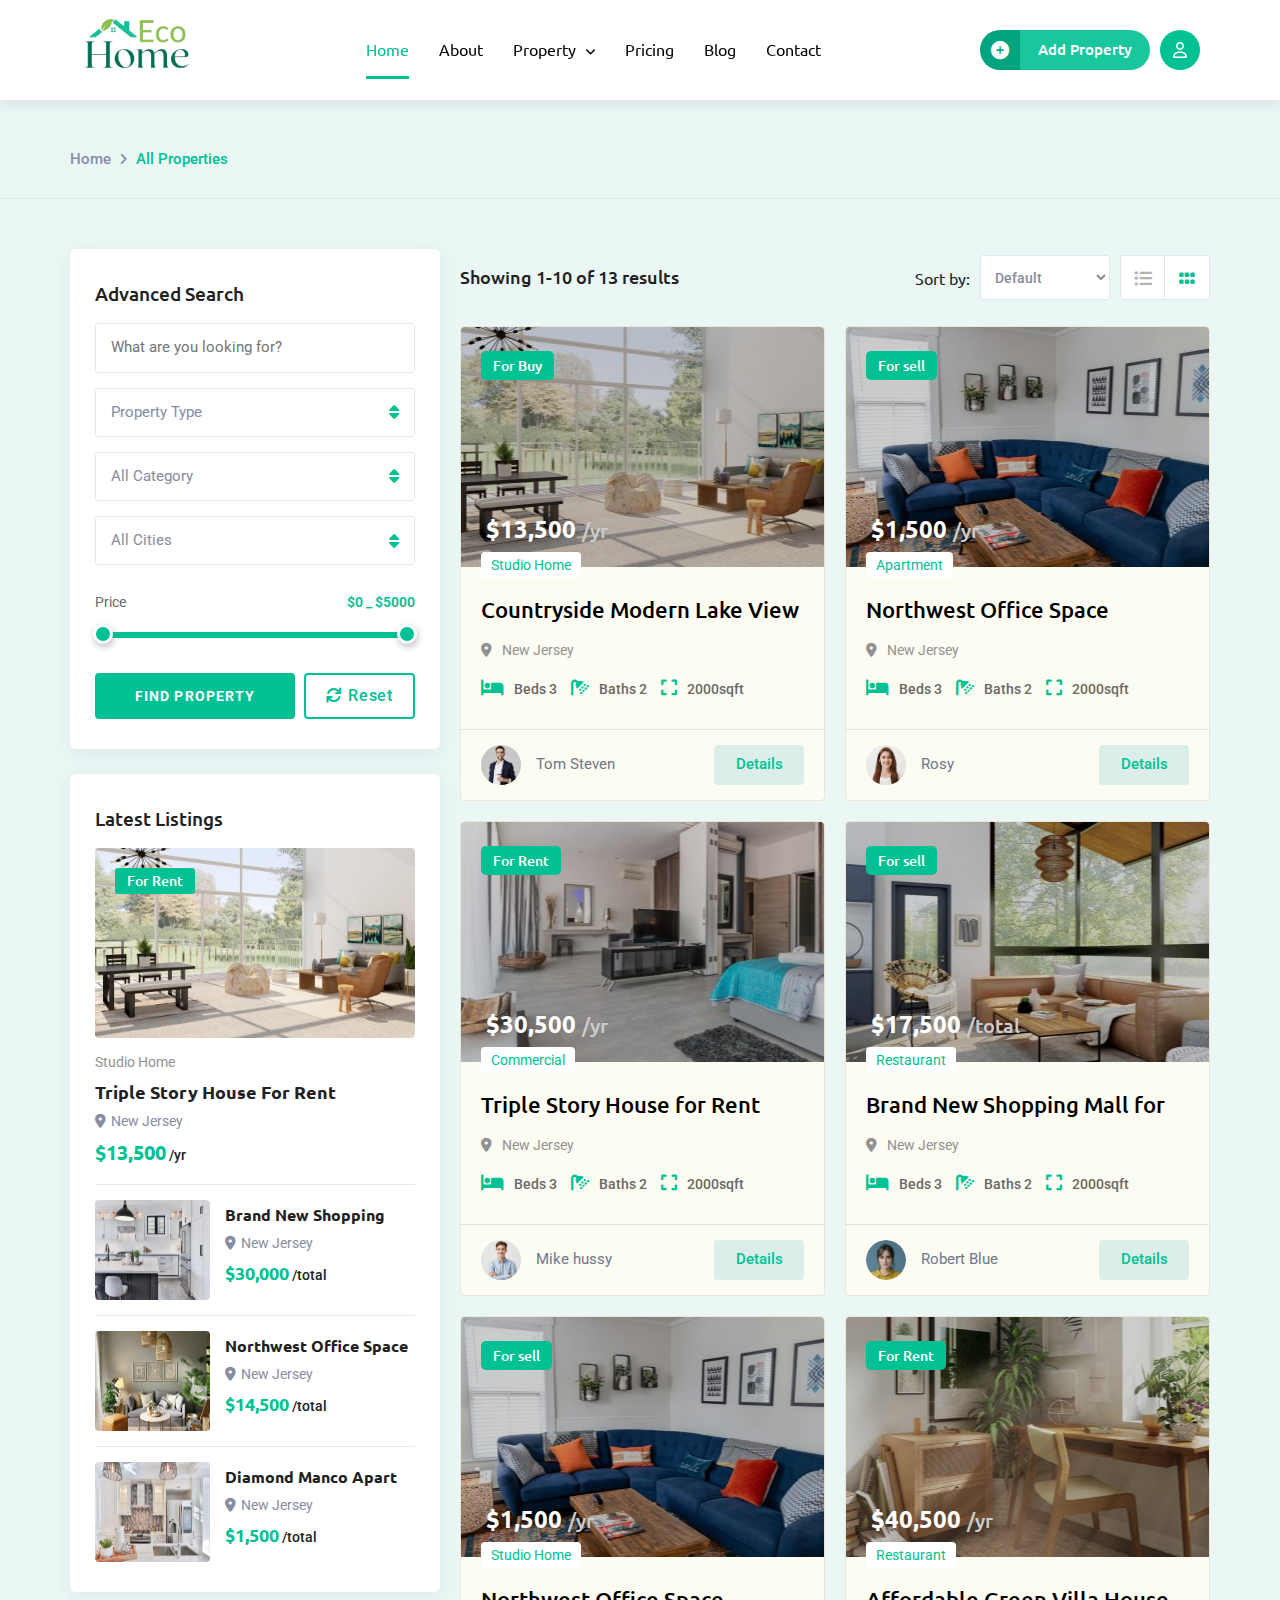
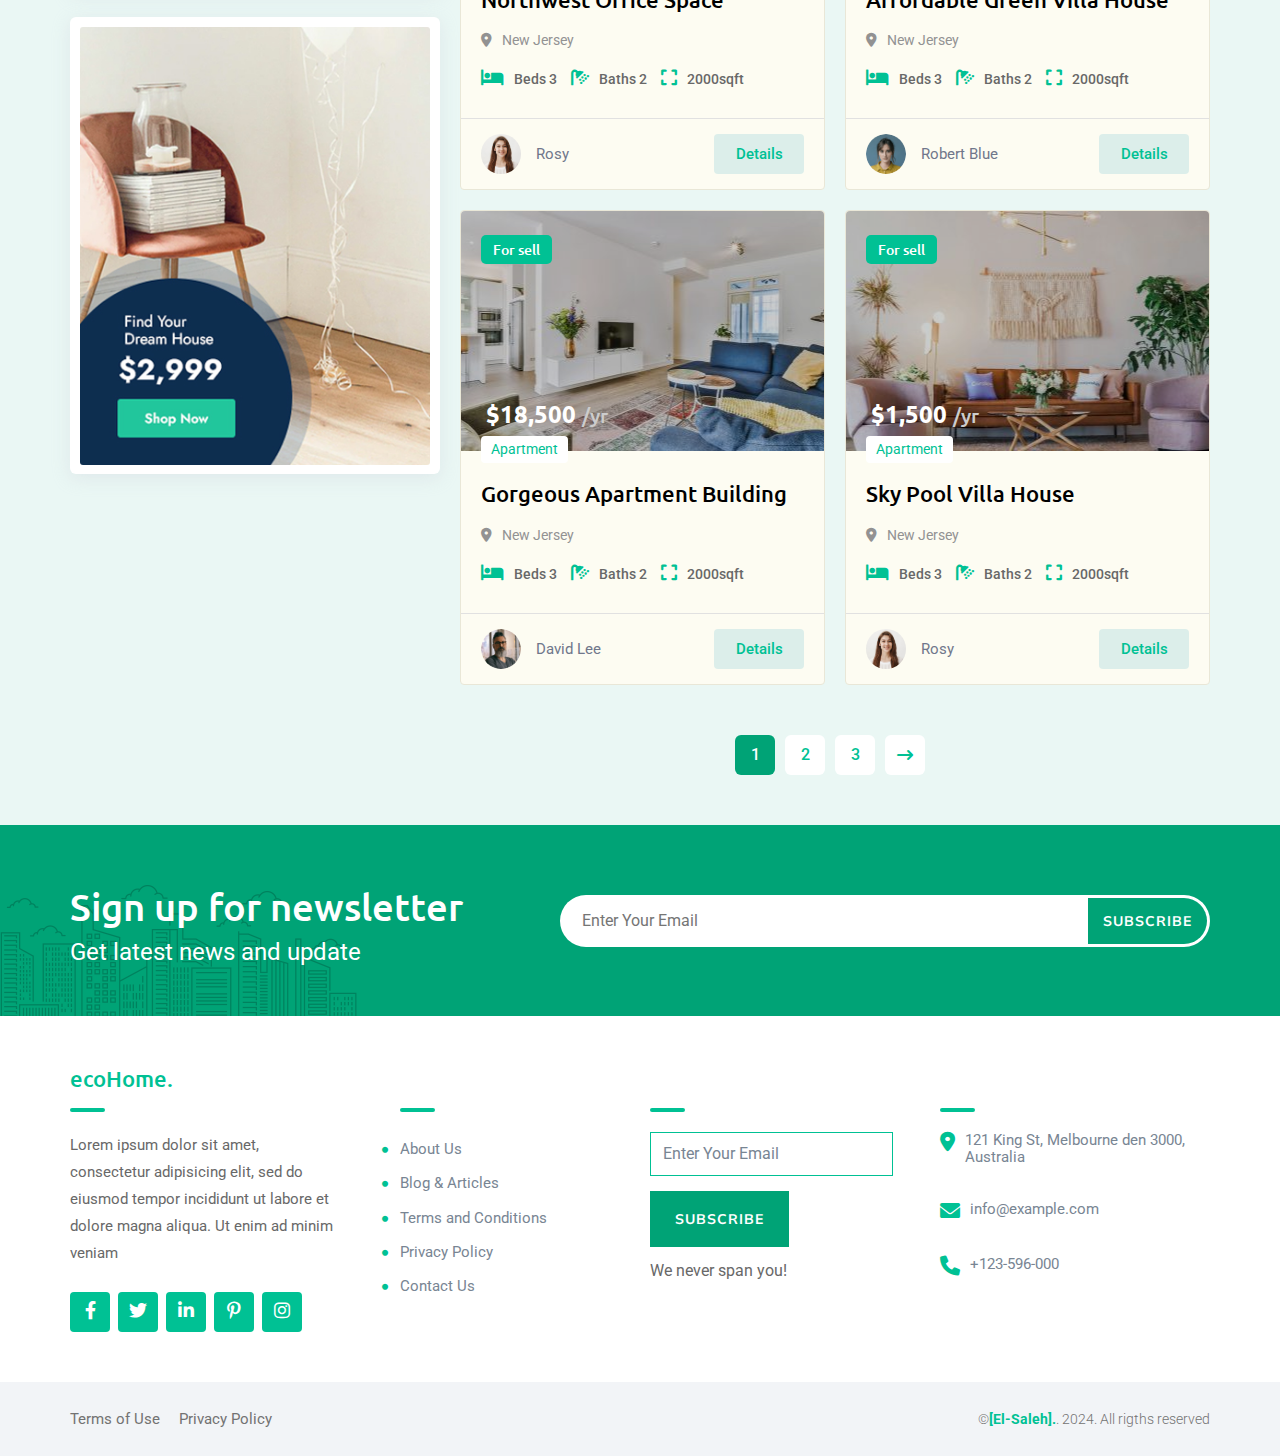
<file: property grid.html>
<!DOCTYPE html>
<html lang="en">

<head>
  <meta charset="UTF-8" />
  <meta name="viewport" content="width=device-width, initial-scale=1.0" />
  <meta name="keywords" content="website, blog, real estate, selling estate, exploring estate, estate">
  <meta name="author" content="Mohamed Saleh">
  <meta name="publisher" content="Mohamed Saleh">
  <meta name="copyright" content="Mohamed Saleh">
  <meta name="description"
    content="responsive real estate landing page! Whether you’re buying, selling, or exploring properties, we’ve got you covered.">
  <meta name="page-topic" content="Media">
  <meta name="page-type" content="Blogging">
  <meta name="audience" content="Everyone">
  <title>Property Grid</title>
  <link rel="shortcut icon" href="images/home_hand_3-1.svg" />
  <!-- Render All Elements Normally -->
  <link rel="stylesheet" href="css/normalize.css">
  <!-- Font Awesome Library -->
  <link rel="stylesheet" href="css/all.min.css">
  <!-- Main Templete File -->
  <link rel="stylesheet" href="css/homlisti.css">
  <!-- About Templete File -->
  <link rel="stylesheet" href="css/about.css">
  <!-- Property Grid Templete File -->
  <link rel="stylesheet" href="css/property grid.css">
  <!-- Single Property Templete File -->
  <link rel="stylesheet" href="css/single-property.css">
  <!-- Pricing Templete File -->
  <link rel="stylesheet" href="css/pricing.css">
  <!-- Blog Templete File -->
  <link rel="stylesheet" href="css/blog.css">
  <!-- Contact Templete File -->
  <link rel="stylesheet" href="css/contact.css">
  <!-- Animation Library -->
  <link rel="stylesheet" href="https://unpkg.com/aos@next/dist/aos.css" />
  <!-- Google Fonts -->
  <link rel="preconnect" href="https://fonts.googleapis.com">
  <link rel="preconnect" href="https://fonts.gstatic.com" crossorigin>
  <link href="https://fonts.googleapis.com/css2?family=Mulish:wght@300;400;500;600;700;800;900&family=Roboto:wght@300;400;500;700;900&family=Ubuntu:wght@300;400;500;700&display=swap" rel="stylesheet">
</head>
<body>
  <!-- Start Sub-header -->
  <header>
    <div class="sub-header">
      <div class="container">
        <a href="index.html" class="logo">
        <img src="./logo.png" alt="logo" width="70" height="70"/>
        </a>
        <nav>
          <input type="checkbox" id="bar" />
          <ul class="links">
            <li><a class="active" href="index.html">Home</a></li>
            <li><a href="about.html">About</a></li>
            <li>
              <a href="property grid.html"
                >Property<i class="fa-solid fa-angle-down"></i
              ></a>
              <!-- Start Megamenu -->
              <div class="mega-menu">
                <ul class="sub">
                  <li><a href="property grid.html">Properties grid</a></li>
                  <li>
                    <a href="single-property.html">Single Property grid</a>
                  </li>
                </ul>
              </div>
              <!-- End Megamenu -->
            </li>
            <li><a href="pricing.html">Pricing</a></li>
            <li><a href="blog.html">Blog</a></li>
            <li><a href="contact.html">Contact</a></li>
          </ul>
        </nav>
        <div class="header-btn">
          <div class="prop-btn">
            <div class="icon">
              <i class="fa-solid fa-circle-plus"></i>
            </div>
            <div class="text">
              <a href="#">Add Property</a>
            </div>
          </div>
          <div class="sign-in">
            <i class="fa-regular fa-user"></i>
          </div>
          <label for="bar"><i class="fa-solid fa-bars"></i></label>
        </div>
      </div>
    </div>
  </header>
  <!-- End Sub-header -->

  <!-- Start Breadcrumb -->
  <div class="breadcrumb2">
    <div class="container">
      <a href="index.html">Home</a>
      <i class="fa-solid fa-angle-right"></i>
      <span>All Properties</span>
    </div>
  </div>
  <!-- End Breadcrumb -->

  <!-- Start Prop-grid -->
  <div class="prop-grid">
    <div class="container">
      <div class="sidebar">
        <div class="side1">
          <h3>Advanced Search</h3>
          <input type="search" placeholder="What are you looking for?">
          <label for="menu">
            <div class="prop-box">
              <span>Property Type</span>
              <i class="fa-solid fa-sort"></i>
              <input type="checkbox" id="menu">
              <div class="type-menu one">
                <span class="active">Property Type</span>
                <span>Sell</span>
                <span>Buy</span>
                <span>Rent</span>
              </div>
            </div>
          </label>
          <label for="menu2">
            <div class="prop-box">
              <span>All Category</span>
              <i class="fa-solid fa-sort"></i>
              <input type="checkbox" id="menu2">
              <div class="type-menu two">
                <span class="active">All Category</span>
                <span>Villa</span>
                <span>Apartments</span>
                <span>Commercial</span>
              </div>
            </div>
          </label>
          <label for="menu3">
            <div class="prop-box">
              <span>All Cities</span>
              <i class="fa-solid fa-sort"></i>
              <input type="checkbox" id="menu3">
              <div class="type-menu three">
                <span class="active">All Cities</span>
                <span>New York</span>
                <span>California</span>
                <span>Florida</span>
              </div>
            </div>
          </label>
          <div class="range">
            <div class="text">
              <p>Price</p>
              <span class="number">$0 _ $5000</span>
            </div>
            <span class="line"></span>
          </div>
          <div class="buttons">
            <a href="#" class="find">Find Property</a>
            <a href="#" class="reset"><i class="fa-solid fa-arrows-rotate"></i>Reset</a>
          </div>
        </div>
        <div class="side2">
          <h3>Latest Listings</h3>
          <div class="image-item">
            <div class="image1">
              <img src="images/david_lee7-400x240.jpeg" alt="">
              <span>For Rent</span>
            </div>
            <div class="content">
              <a href="#">Studio Home</a>
              <h2>Triple Story House For Rent</h2>
              <span><i class="fa-solid fa-location-dot"></i>New Jersey</span>
              <div class="price">
                <span>$13,500</span>
                /yr
              </div>
            </div>
          </div>
          <div class="list-item">
            <div class="image2">
              <img src="images/mike_hussy5-400x240.jpg" alt="">
            </div>
            <div class="content">
              <h2>Brand New Shopping</h2>
              <span><i class="fa-solid fa-location-dot"></i>New Jersey</span>
              <div class="price">
                <span>$30,000</span>
                /total
              </div>
            </div>
          </div>
          <div class="list-item">
            <div class="image2">
              <img src="images/mike_hussy7-400x240.jpg" alt="">
            </div>
            <div class="content">
              <h2>Northwest Office Space</h2>
              <span><i class="fa-solid fa-location-dot"></i>New Jersey</span>
              <div class="price">
                <span>$14,500</span>
                /total
              </div>
            </div>
          </div>
          <div class="list-item">
            <div class="image2">
              <img src="images/mike_hussy8-400x240.jpg" alt="">
            </div>
            <div class="content">
              <h2>Diamond Manco Apart</h2>
              <span><i class="fa-solid fa-location-dot"></i>New Jersey</span>
              <div class="price">
                <span>$1,500</span>
                /total
              </div>
            </div>
          </div>
        </div>
        <div class="side3">
          <img src="images/sidebar-ad.jpg" alt="">
        </div>
      </div>
      <div class="product-wrap">
        <div class="result-bar">
          <h3>Showing 1-10 of 13 results</h3>
          <form action="#">
            <label for="sort">Sort by:</label>
            <select name="Default" id="sort">
              <option value="date-desc" selected>Default</option>
              <option value="title-asc">A to Z ( title )</option>
              <option value="title-desc">Z to A ( title )</option>
              <option value="date-asc">Date added ( oldest )</option>
              <option value="view-desc"> Most Viewed</option>
              <option value="view-asc">Less Viewed</option>
              <option value="price-desc">Price Low To High</option>
              <option value="price-asc">Price High To Low</option>
            </select>
            <div class="view">
              <a href="#" class="list"><i class="fa-solid fa-list-ul"></i></a>
              <a href="#" class="grid"><i class="fa-solid fa-grip"></i></a>
            </div>
          </form>
        </div>
        <div class="products-widget">
          <div class="card">
            <div class="image-box one">
              <div class="overlay"></div>
              <span class="rent">For Buy</span>
              <i class="fa-solid fa-angle-left arrows"></i>
              <i class="fa-solid fa-angle-right arrows"></i>
              <p class="price">$13,500 <span>/yr</span></p>
              <div class="fav-icons">
                <a href="#"><i class="fa-regular fa-heart"></i></a>
                <a href="#"><i class="fa-solid fa-arrow-right-arrow-left"></i></a>
              </div>
            </div>
            <div class="info">
              <a href="#">Studio Home</a>
              <h2>Countryside Modern Lake View</h2>
              <div class="address">
                <span><i class="fa-solid fa-location-dot"></i>New Jersey</span>
              </div>
              <div class="room">
                <span><i class="fa-solid fa-bed"></i>Beds 3</span>
                <span><i class="fa-solid fa-shower"></i>Baths 2</span>
                <span><i class="fa-solid fa-expand"></i>2000sqft</span>
              </div>
            </div>
            <div class="bottom-text">
              <div class="auther-title">
                <img src="images/tom_steven.jpg" alt="">
                <span>Tom Steven</span>
              </div>
              <div class="detail-btn">
                <a href="#">Details</a>
              </div>
            </div>
          </div>
          <div class="card">
            <div class="image-box two">
              <div class="overlay"></div>
              <span class="rent">For sell</span>
              <i class="fa-solid fa-angle-left arrows"></i>
              <i class="fa-solid fa-angle-right arrows"></i>
              <p class="price">$1,500 <span>/yr</span></p>
              <div class="fav-icons">
                <a href="#"><i class="fa-regular fa-heart"></i></a>
                <a href="#"><i class="fa-solid fa-arrow-right-arrow-left"></i></a>
              </div>
            </div>
            <div class="info">
              <a href="#">Apartment</a>
              <h2>Northwest Office Space</h2>
              <div class="address">
                <span><i class="fa-solid fa-location-dot"></i>New Jersey</span>
              </div>
              <div class="room">
                <span><i class="fa-solid fa-bed"></i>Beds 3</span>
                <span><i class="fa-solid fa-shower"></i>Baths 2</span>
                <span><i class="fa-solid fa-expand"></i>2000sqft</span>
              </div>
            </div>
            <div class="bottom-text">
              <div class="auther-title">
                <img src="images/rosy_janner.jpg" alt="">
                <span>Rosy</span>
              </div>
              <div class="detail-btn">
                <a href="#">Details</a>
              </div>
            </div>
          </div>
          <div class="card">
            <div class="image-box three">
              <div class="overlay"></div>
              <span class="rent">For Rent</span>
              <i class="fa-solid fa-angle-left arrows"></i>
              <i class="fa-solid fa-angle-right arrows"></i>
              <p class="price">$30,500 <span>/yr</span></p>
              <div class="fav-icons">
                <a href="#"><i class="fa-regular fa-heart"></i></a>
                <a href="#"><i class="fa-solid fa-arrow-right-arrow-left"></i></a>
              </div>
            </div>
            <div class="info">
              <a href="#">Commercial</a>
              <h2>Triple Story House for Rent</h2>
              <div class="address">
                <span><i class="fa-solid fa-location-dot"></i>New Jersey</span>
              </div>
              <div class="room">
                <span><i class="fa-solid fa-bed"></i>Beds 3</span>
                <span><i class="fa-solid fa-shower"></i>Baths 2</span>
                <span><i class="fa-solid fa-expand"></i>2000sqft</span>
              </div>
            </div>
            <div class="bottom-text">
              <div class="auther-title">
                <img src="images/mike_hussy-1.jpg" alt="">
                <span>Mike hussy</span>
              </div>
              <div class="detail-btn">
                <a href="#">Details</a>
              </div>
            </div>
          </div>
          <div class="card">
            <div class="image-box four">
              <div class="overlay"></div>
              <span class="rent">For sell</span>
              <i class="fa-solid fa-angle-left arrows"></i>
              <i class="fa-solid fa-angle-right arrows"></i>
              <p class="price">$17,500 <span>/total</span></p>
              <div class="fav-icons">
                <a href="#"><i class="fa-regular fa-heart"></i></a>
                <a href="#"><i class="fa-solid fa-arrow-right-arrow-left"></i></a>
              </div>
            </div>
            <div class="info">
              <a href="#">Restaurant</a>
              <h2>Brand New Shopping Mall for</h2>
              <div class="address">
                <span><i class="fa-solid fa-location-dot"></i>New Jersey</span>
              </div>
              <div class="room">
                <span><i class="fa-solid fa-bed"></i>Beds 3</span>
                <span><i class="fa-solid fa-shower"></i>Baths 2</span>
                <span><i class="fa-solid fa-expand"></i>2000sqft</span>
              </div>
            </div>
            <div class="bottom-text">
              <div class="auther-title">
                <img src="images/home5-team-2.png" alt="">
                <span>Robert Blue</span>
              </div>
              <div class="detail-btn">
                <a href="#">Details</a>
              </div>
            </div>
          </div>
          <div class="card">
            <div class="image-box five">
              <div class="overlay"></div>
              <span class="rent">For sell</span>
              <i class="fa-solid fa-angle-left arrows"></i>
              <i class="fa-solid fa-angle-right arrows"></i>
              <p class="price">$1,500 <span>/yr</span></p>
              <div class="fav-icons">
                <a href="#"><i class="fa-regular fa-heart"></i></a>
                <a href="#"><i class="fa-solid fa-arrow-right-arrow-left"></i></a>
              </div>
            </div>
            <div class="info">
              <a href="#">Studio Home</a>
              <h2>Northwest Office Space</h2>
              <div class="address">
                <span><i class="fa-solid fa-location-dot"></i>New Jersey</span>
              </div>
              <div class="room">
                <span><i class="fa-solid fa-bed"></i>Beds 3</span>
                <span><i class="fa-solid fa-shower"></i>Baths 2</span>
                <span><i class="fa-solid fa-expand"></i>2000sqft</span>
              </div>
            </div>
            <div class="bottom-text">
              <div class="auther-title">
                <img src="images/rosy_janner.jpg" alt="">
                <span>Rosy</span>
              </div>
              <div class="detail-btn">
                <a href="#">Details</a>
              </div>
            </div>
          </div>
          <div class="card">
            <div class="image-box six">
              <div class="overlay"></div>
              <span class="rent">For Rent</span>
              <i class="fa-solid fa-angle-left arrows"></i>
              <i class="fa-solid fa-angle-right arrows"></i>
              <p class="price">$40,500 <span>/yr</span></p>
              <div class="fav-icons">
                <a href="#"><i class="fa-regular fa-heart"></i></a>
                <a href="#"><i class="fa-solid fa-arrow-right-arrow-left"></i></a>
              </div>
            </div>
            <div class="info">
              <a href="#">Restaurant</a>
              <h2>Affordable Green Villa House</h2>
              <div class="address">
                <span><i class="fa-solid fa-location-dot"></i>New Jersey</span>
              </div>
              <div class="room">
                <span><i class="fa-solid fa-bed"></i>Beds 3</span>
                <span><i class="fa-solid fa-shower"></i>Baths 2</span>
                <span><i class="fa-solid fa-expand"></i>2000sqft</span>
              </div>
            </div>
            <div class="bottom-text">
              <div class="auther-title">
                <img src="images/home5-team-2.png" alt="">
                <span>Robert Blue</span>
              </div>
              <div class="detail-btn">
                <a href="#">Details</a>
              </div>
            </div>
          </div>
          <div class="card">
            <div class="image-box seven">
              <div class="overlay"></div>
              <span class="rent">For sell</span>
              <i class="fa-solid fa-angle-left arrows"></i>
              <i class="fa-solid fa-angle-right arrows"></i>
              <p class="price">$18,500 <span>/yr</span></p>
              <div class="fav-icons">
                <a href="#"><i class="fa-regular fa-heart"></i></a>
                <a href="#"><i class="fa-solid fa-arrow-right-arrow-left"></i></a>
              </div>
            </div>
            <div class="info">
              <a href="#">Apartment</a>
              <h2>Gorgeous Apartment Building</h2>
              <div class="address">
                <span><i class="fa-solid fa-location-dot"></i>New Jersey</span>
              </div>
              <div class="room">
                <span><i class="fa-solid fa-bed"></i>Beds 3</span>
                <span><i class="fa-solid fa-shower"></i>Baths 2</span>
                <span><i class="fa-solid fa-expand"></i>2000sqft</span>
              </div>
            </div>
            <div class="bottom-text">
              <div class="auther-title">
                <img src="images/home5-team-4.png" alt="">
                <span>David Lee</span>
              </div>
              <div class="detail-btn">
                <a href="#">Details</a>
              </div>
            </div>
          </div>
          <div class="card">
            <div class="image-box eight">
              <div class="overlay"></div>
              <span class="rent">For sell</span>
              <i class="fa-solid fa-angle-left arrows"></i>
              <i class="fa-solid fa-angle-right arrows"></i>
              <p class="price">$1,500 <span>/yr</span></p>
              <div class="fav-icons">
                <a href="#"><i class="fa-regular fa-heart"></i></a>
                <a href="#"><i class="fa-solid fa-arrow-right-arrow-left"></i></a>
              </div>
            </div>
            <div class="info">
              <a href="#">Apartment</a>
              <h2>Sky Pool Villa House</h2>
              <div class="address">
                <span><i class="fa-solid fa-location-dot"></i>New Jersey</span>
              </div>
              <div class="room">
                <span><i class="fa-solid fa-bed"></i>Beds 3</span>
                <span><i class="fa-solid fa-shower"></i>Baths 2</span>
                <span><i class="fa-solid fa-expand"></i>2000sqft</span>
              </div>
            </div>
            <div class="bottom-text">
              <div class="auther-title">
                <img src="images/rosy_janner.jpg" alt="">
                <span>Rosy</span>
              </div>
              <div class="detail-btn">
                <a href="#">Details</a>
              </div>
            </div>
          </div>
        </div>
        <div class="paginations">
          <a class="active" href="#">1</a>
          <a href="#">2</a>
          <a href="#">3</a>
          <a href="#"><i class="fa-solid fa-arrow-right-long"></i></a>
        </div>
      </div>
    </div>
  </div>
  <!-- End Prop-grid -->

  <!-- Start Subscribe -->
  <div class="subscribe">
    <div class="container">
      <div class="content">
        <h2>Sign up for newsletter</h2>
        <h4>Get latest news and update</h4>
      </div>
      <form action="#">
        <input type="email" placeholder="Enter Your Email">
        <input type="submit" value="subscribe">
      </form>
    </div>
  </div>
  <!-- End Subscribe -->

  <!-- Start Light Footer -->
  <div class="light-footer">
    <div class="container">
      <div class="col">
      <h3 class="eco">ecoHome.</h3>
        <p>Lorem ipsum dolor sit amet, consectetur adipisicing elit, sed do eiusmod tempor incididunt ut labore et
          dolore magna aliqua. Ut enim ad minim veniam</p>
        <ul class="social-icons">
          <li><a href="#"><i class="fa-brands fa-facebook-f"></i></a></li>
          <li><a href="#"><i class="fa-brands fa-twitter"></i></a></li>
          <li><a href="#"><i class="fa-brands fa-linkedin-in"></i></a></li>
          <li><a href="#"><i class="fa-brands fa-pinterest-p"></i></a></li>
          <li><a href="#"><i class="fa-brands fa-instagram"></i></a></li>
        </ul>
      </div>
      <div class="col">
        <h3>Quick Links</h3>
        <ul class="links">
          <li><a href="#">About Us</a></li>
          <li><a href="#">Blog & Articles</a></li>
          <li><a href="#">Terms and Conditions</a></li>
          <li><a href="#">Privacy Policy</a></li>
          <li><a href="#">Contact Us</a></li>
        </ul>
      </div>
      <div class="col">
        <h3>Newsletter</h3>
        <input type="email" placeholder="Enter Your Email">
        <input type="submit" value="subscribe">
        <span class="title">We never span you!</span>
      </div>
      <div class="col">
        <h3>Contact</h3>
        <div class="details"><i class="fa-solid fa-location-dot"></i>
          <span>121 King St, Melbourne den 3000, Australia</span>
        </div>
        <div class="details"><i class="fa-solid fa-envelope"></i> <span>info@example.com</span></div>
        <div class="details"><i class="fa-solid fa-phone"></i><span>+123-596-000</span></div>
      </div>
    </div>
  </div>
  <!-- End Light Footer -->

  <!-- Start Second Light Footer -->
  <div class="second-light-footer">
    <div class="container">
      <div class="policy">
        <a href="#">Terms of Use</a>
        <a href="#">Privacy Policy</a>
      </div>
<p class="copyright">
  &#169;<span>[El-Saleh].</span>. 2024. All rigths reserved
</p>
    </div>
  </div>
  <!-- End Second Light Footer -->
  <script src="https://unpkg.com/aos@next/dist/aos.js"></script>
  <script>
    AOS.init();
  </script>
</body>
</html>
</file>
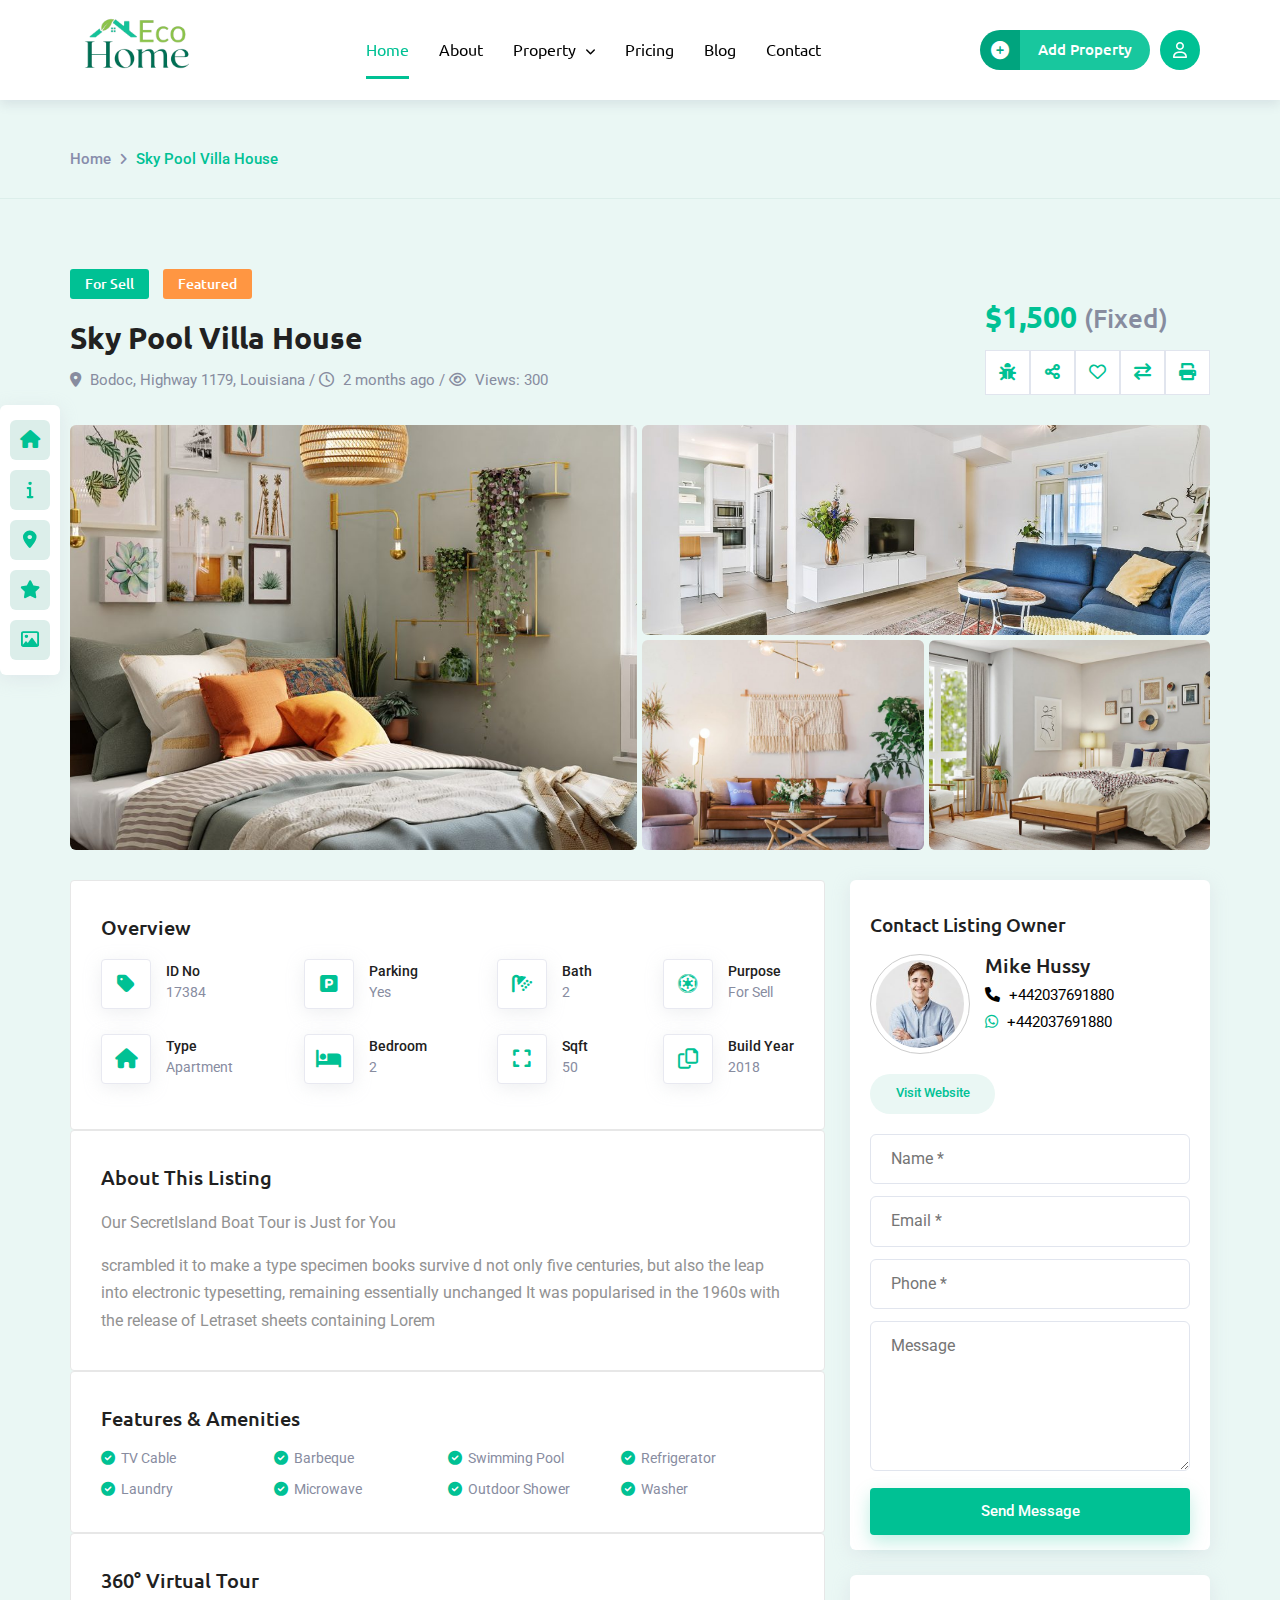
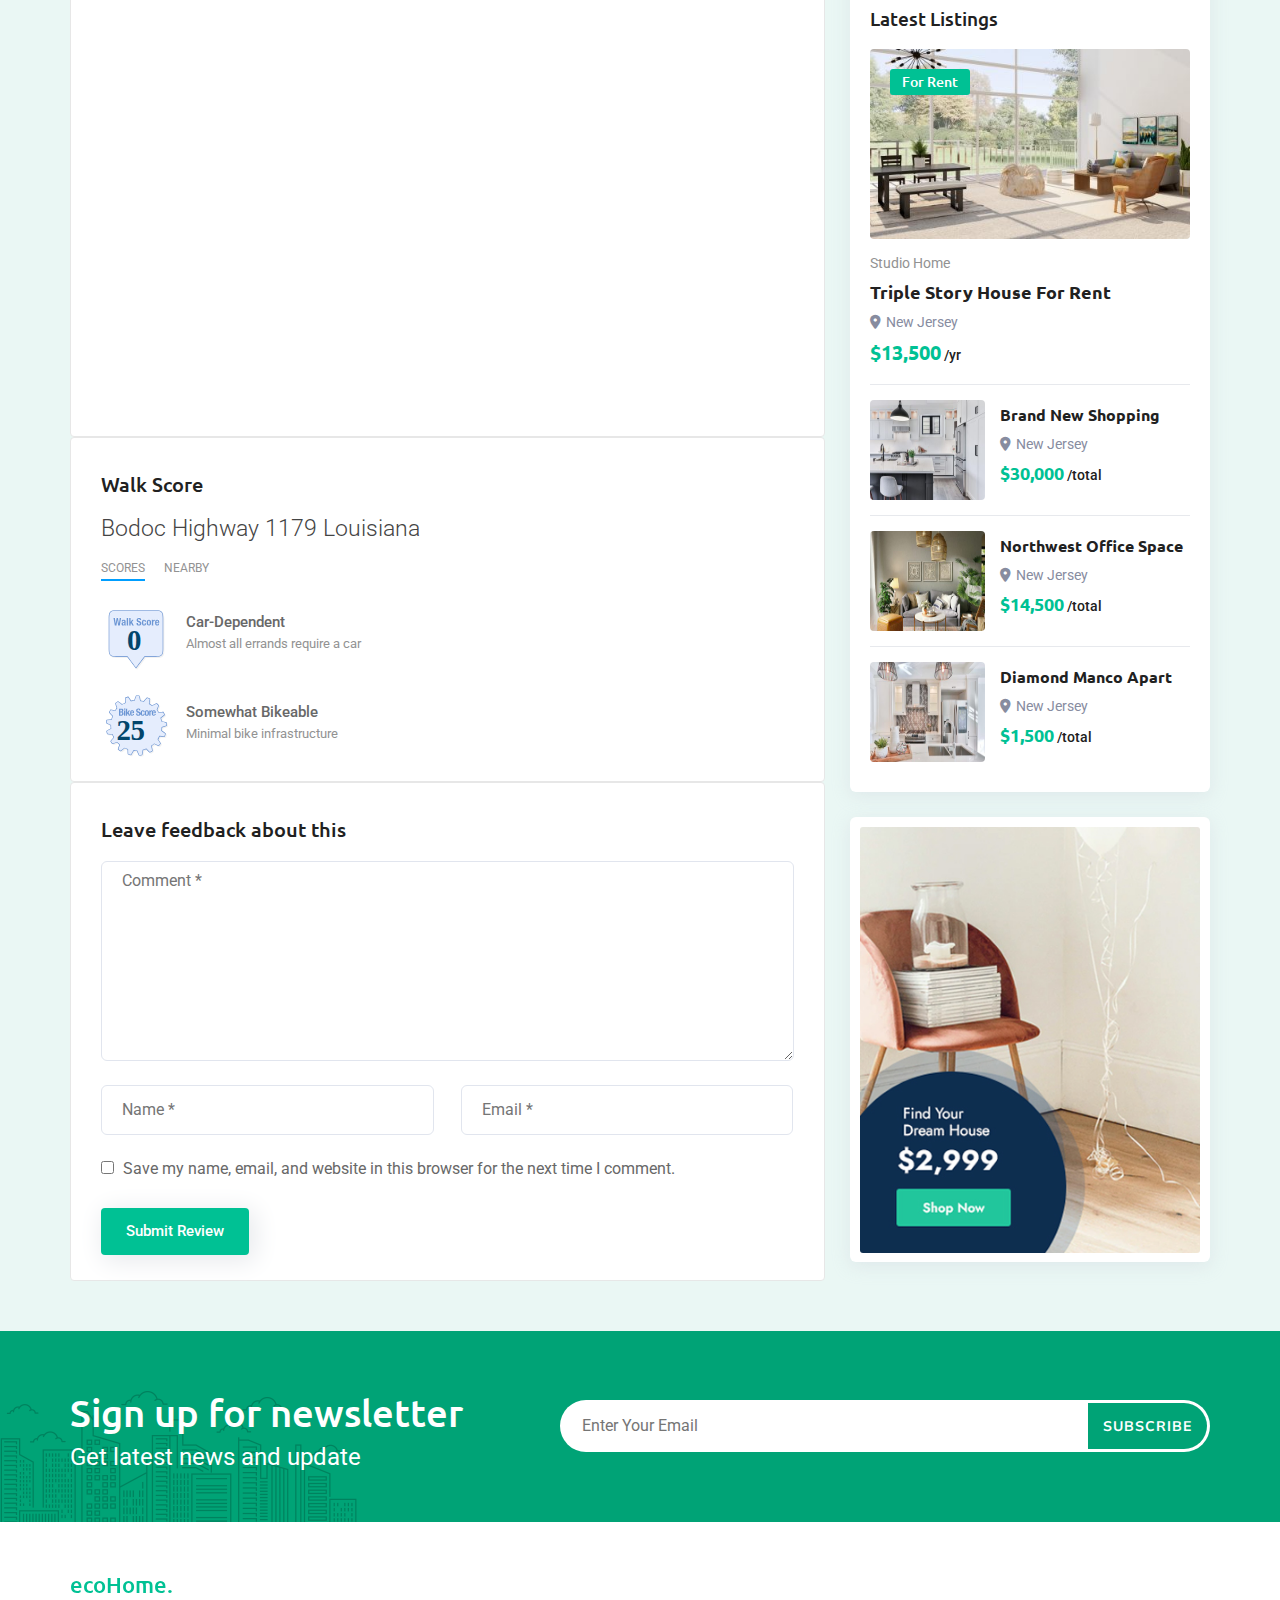
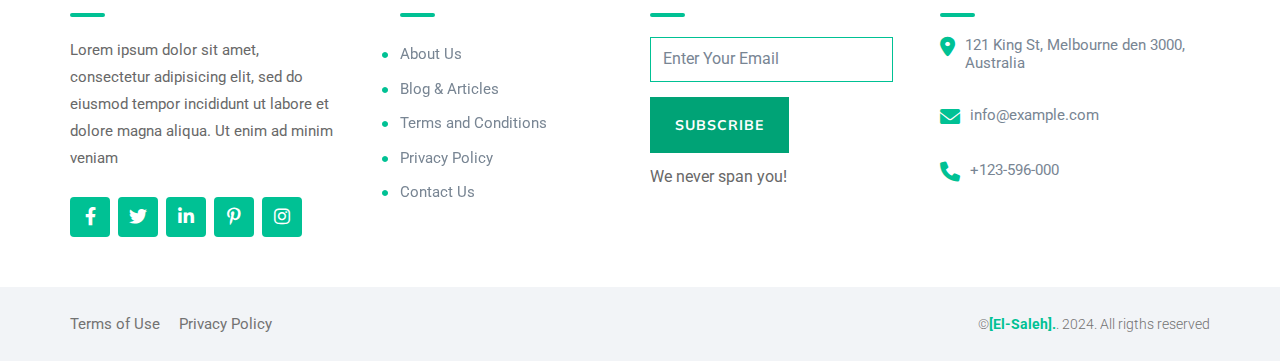
<file: single-property.html>
<!DOCTYPE html>
<html lang="en">

<head>
  <meta charset="UTF-8" />
  <meta name="viewport" content="width=device-width, initial-scale=1.0" />
  <meta name="keywords" content="website, blog, real estate, selling estate, exploring estate, estate">
  <meta name="author" content="Mohamed Saleh">
  <meta name="publisher" content="Mohamed Saleh">
  <meta name="copyright" content="Mohamed Saleh">
  <meta name="description"
    content="responsive real estate landing page! Whether you’re buying, selling, or exploring properties, we’ve got you covered.">
  <meta name="page-topic" content="Media">
  <meta name="page-type" content="Blogging">
  <meta name="audience" content="Everyone">
  <title>Single Property Grid</title>
  <link rel="shortcut icon" href="images/home_hand_3-1.svg" />
  <!-- Render All Elements Normally -->
  <link rel="stylesheet" href="css/normalize.css">
  <!-- Font Awesome Library -->
  <link rel="stylesheet" href="css/all.min.css">
  <!-- Main Templete File -->
  <link rel="stylesheet" href="css/homlisti.css">
  <!-- About Templete File -->
  <link rel="stylesheet" href="css/about.css">
  <!-- Property Grid Templete File -->
  <link rel="stylesheet" href="css/property grid.css">
  <!-- Single Property Templete File -->
  <link rel="stylesheet" href="css/single-property.css">
  <!-- Pricing Templete File -->
  <link rel="stylesheet" href="css/pricing.css">
  <!-- Blog Templete File -->
  <link rel="stylesheet" href="css/blog.css">
  <!-- Contact Templete File -->
  <link rel="stylesheet" href="css/contact.css">
  <!-- Animation Library -->
  <link rel="stylesheet" href="https://unpkg.com/aos@next/dist/aos.css" />
  <!-- Google Fonts -->
  <link rel="preconnect" href="https://fonts.googleapis.com">
  <link rel="preconnect" href="https://fonts.gstatic.com" crossorigin>
  <link
    href="https://fonts.googleapis.com/css2?family=Mulish:wght@300;400;500;600;700;800;900&family=Roboto:wght@300;400;500;700;900&family=Ubuntu:wght@300;400;500;700&display=swap"
    rel="stylesheet">
</head>

<body>
  <!-- Start Side Menu -->
  <div class="side-menu">
    <ul>
      <li><a href="#"><i class="fa-solid fa-house"></i></a></li>
      <li><a href="#"><i class="fa-solid fa-info"></i></a></li>
      <li><a href="#"><i class="fa-solid fa-location-dot"></i></a></li>
      <li><a href="#"><i class="fa-solid fa-star"></i></a></li>
      <li><a href="#"><i class="fa-regular fa-image"></i></a></li>
    </ul>
  </div>
  <!-- End Side Menu -->

  <!-- Start Sub-header -->
  <header>
    <div class="sub-header">
      <div class="container">
        <a href="index.html" class="logo">
          <img src="./logo.png" alt="logo" width="70" height="70" />
        </a>
        <nav>
          <input type="checkbox" id="bar" />
          <ul class="links">
            <li><a class="active" href="index.html">Home</a></li>
            <li><a href="about.html">About</a></li>
            <li>
              <a href="property grid.html">Property<i class="fa-solid fa-angle-down"></i></a>
              <!-- Start Megamenu -->
              <div class="mega-menu">
                <ul class="sub">
                  <li><a href="property grid.html">Properties grid</a></li>
                  <li>
                    <a href="single-property.html">Single Property grid</a>
                  </li>
                </ul>
              </div>
              <!-- End Megamenu -->
            </li>
            <li><a href="pricing.html">Pricing</a></li>
            <li><a href="blog.html">Blog</a></li>
            <li><a href="contact.html">Contact</a></li>
          </ul>
        </nav>
        <div class="header-btn">
          <div class="prop-btn">
            <div class="icon">
              <i class="fa-solid fa-circle-plus"></i>
            </div>
            <div class="text">
              <a href="#">Add Property</a>
            </div>
          </div>
          <div class="sign-in">
            <i class="fa-regular fa-user"></i>
          </div>
          <label for="bar"><i class="fa-solid fa-bars"></i></label>
        </div>
      </div>
    </div>
  </header>
  <!-- End Sub-header -->

  <!-- Start Breadcrumb -->
  <div class="breadcrumb2">
    <div class="container">
      <a href="index.html">Home</a>
      <i class="fa-solid fa-angle-right"></i>
      <span>Sky Pool Villa House</span>
    </div>
  </div>
  <!-- End Breadcrumb -->

  <!-- Start Badges -->
  <div class="badges">
    <div class="container">
      <span>For Sell</span>
      <span>Featured</span>
    </div>
  </div>
  <!-- End Badges -->

  <!-- Start Product heading -->
  <div class="product-heading">
    <div class="container">
      <div class="left-content">
        <h1>Sky Pool Villa House</h1>
        <span><i class="fa-solid fa-location-dot"></i> Bodoc, Highway 1179, Louisiana / </span>
        <span><i class="fa-regular fa-clock"></i> 2 months ago / </span>
        <span><i class="fa-regular fa-eye"></i> Views: 300</span>
      </div>
      <div class="right-content">
        <h4>$1,500 <span>(Fixed)</span></h4>
        <ul>
          <li><a href="#"><i class="fa-solid fa-bug"></i></a></li>
          <li><a href="#"><i class="fa-solid fa-share-nodes"></i></a></li>
          <li><a href="#"><i class="fa-regular fa-heart"></i></a></li>
          <li><a href="#"><i class="fa-solid fa-arrow-right-arrow-left"></i></a></li>
          <li><a href="#"><i class="fa-solid fa-print"></i></a></li>
        </ul>
      </div>
    </div>
  </div>
  <!-- End Product heading -->

  <!-- Start Gallery -->
  <div class="gallery">
    <div class="container">
      <div class="left-box">
        <div class="image1">
          <div class="overlay"></div>
          <img src="images/mike_hussy-1170x640.jpg" alt="">
        </div>
      </div>
      <div class="right-box">
        <div class="image2">
          <div class="overlay"></div>
          <img src="images/mike_hussy3-1024x558.jpg" alt="">
        </div>
        <div class="images">
          <div class="image3">
            <div class="overlay"></div>
            <img src="images/mike_hussy2-1024x558.jpg" alt="">
          </div>
          <div class="image4">
            <div class="overlay"></div>
            <img src="images/1ss-1-1024x558.jpg" alt="">
          </div>
        </div>
      </div>
    </div>
  </div>
  <!-- End Gallery -->

  <!-- start Area -->
  <div class="area-wrap">
    <div class="container">
      <div class="left-section">
        <div class="overview">
          <h3>Overview</h3>
          <ul class="row">
            <li>
              <div class="box">
                <a href="#"><i class="fa-solid fa-tag"></i></a>
                <div class="srv">
                  <span>ID No</span>
                  <span>17384</span>
                </div>
              </div>
              <div class="box">
                <a href="#"><i class="fa-solid fa-house"></i></a>
                <div class="srv">
                  <span>Type</span>
                  <span>Apartment</span>
                </div>
              </div>
            </li>
            <li>
              <div class="box">
                <a href="#"><i class="fa-solid fa-square-parking"></i></a>
                <div class="srv">
                  <span>Parking</span>
                  <span>Yes</span>
                </div>
              </div>
              <div class="box">
                <a href="#"><i class="fa-solid fa-bed"></i></a>
                <div class="srv">
                  <span>Bedroom</span>
                  <span>2</span>
                </div>
              </div>
            </li>
            <li>
              <div class="box">
                <a href="#"><i class="fa-solid fa-shower"></i></a>
                <div class="srv">
                  <span>Bath</span>
                  <span>2</span>
                </div>
              </div>
              <div class="box">
                <a href="#"><i class="fa-solid fa-expand"></i></a>
                <div class="srv">
                  <span>Sqft</span>
                  <span>50</span>
                </div>
              </div>
            </li>
            <li>
              <div class="box">
                <a href="#"><i class="fa-brands fa-empire"></i></a>
                <div class="srv">
                  <span>Purpose</span>
                  <span>For Sell</span>
                </div>
              </div>
              <div class="box">
                <a href="#"><i class="fa-regular fa-copy"></i></a>
                <div class="srv">
                  <span>Build Year</span>
                  <span>2018</span>
                </div>
              </div>
            </li>
          </ul>
        </div>
        <div class="about">
          <h3>About This Listing</h3>
          <p>Our SecretIsland Boat Tour is Just for You</p>
          <p>scrambled it to make a type specimen books survive d not only five centuries, but also the leap into
            electronic typesetting, remaining essentially unchanged It was popularised in the 1960s with the release of
            Letraset sheets containing Lorem</p>
        </div>
        <div class="features">
          <h3>Features & Amenities</h3>
          <div class="srv">
            <span>TV Cable</span>
            <span>Barbeque</span>
            <span>Swimming Pool</span>
            <span>Refrigerator</span>
          </div>
          <div class="srv">
            <span>Laundry</span>
            <span>Microwave</span>
            <span>Outdoor Shower</span>
            <span>Washer</span>
          </div>
        </div>
        <div class="tour">
          <h3>360° Virtual Tour</h3>
          <iframe width="600" height="400" allowfullscreen style="border-style:none;"
            src="https://cdn.pannellum.org/2.5/pannellum.htm#config=https://pannellum.org/configs/multiresolution.json"></iframe>
        </div>
        <div class="score">
          <h3>Walk Score</h3>
          <div class="text">
            <h4>Bodoc Highway 1179 Louisiana</h4>
            <a class="active" href="#">scores</a>
            <a href="#">nearby</a>
          </div>
          <div class="badge">
            <img src="images/0.svg" alt="">
            <div class="info">
              <span>Car-Dependent</span>
              <span>Almost all errands require a car</span>
            </div>
          </div>
          <div class="badge">
            <img src="images/25.svg" alt="">
            <div class="info">
              <span>Somewhat Bikeable</span>
              <span>Minimal bike infrastructure</span>
            </div>
          </div>
        </div>
        <div class="feedback">
          <h3>Leave feedback about this</h3>
          <form action="#">
            <textarea name="feedback" placeholder="Comment *"></textarea>
            <input class="main-input" type="text" placeholder="Name *">
            <input class="main-input" type="email" placeholder="Email *">
            <input type="checkbox">
            <label for="check">Save my name, email, and website in this browser for the next time I comment.</label>
            <input type="submit" value="Submit Review">
          </form>
        </div>
      </div>
      <div class="sidebar">
        <div class="side1">
          <h3>Contact Listing Owner</h3>
          <div class="img-box">
            <img src="images/mike_hussy-1-150x150.jpg" alt="">
            <div class="info">
              <a href="#">Mike Hussy</a>
              <span><i class="fa-solid fa-phone"></i> +442037691880</span>
              <span><i class="fa-brands fa-whatsapp"></i> +442037691880</span>
            </div>
          </div>
          <div class="site-btn">
            <a href="#">Visit Website</a>
          </div>
          <div class="form">
            <input class="main-input2" type="text" placeholder="Name *">
            <input class="main-input2" type="email" placeholder="Email *">
            <input class="main-input2" type="text" placeholder="Phone *">
            <textarea class="main-input2" name="message" placeholder="Message"></textarea>
            <input type="submit" value="Send Message">
          </div>
        </div>
        <div class="side2">
          <h3>Latest Listings</h3>
          <div class="image-item">
            <div class="image1">
              <img src="images/david_lee7-400x240.jpeg" alt="">
              <span>For Rent</span>
            </div>
            <div class="content">
              <a href="#">Studio Home</a>
              <h2>Triple Story House For Rent</h2>
              <span><i class="fa-solid fa-location-dot"></i>New Jersey</span>
              <div class="price">
                <span>$13,500</span>
                /yr
              </div>
            </div>
          </div>
          <div class="list-item">
            <div class="image2">
              <img src="images/mike_hussy5-400x240.jpg" alt="">
            </div>
            <div class="content">
              <h2>Brand New Shopping</h2>
              <span><i class="fa-solid fa-location-dot"></i>New Jersey</span>
              <div class="price">
                <span>$30,000</span>
                /total
              </div>
            </div>
          </div>
          <div class="list-item">
            <div class="image2">
              <img src="images/mike_hussy7-400x240.jpg" alt="">
            </div>
            <div class="content">
              <h2>Northwest Office Space</h2>
              <span><i class="fa-solid fa-location-dot"></i>New Jersey</span>
              <div class="price">
                <span>$14,500</span>
                /total
              </div>
            </div>
          </div>
          <div class="list-item">
            <div class="image2">
              <img src="images/mike_hussy8-400x240.jpg" alt="">
            </div>
            <div class="content">
              <h2>Diamond Manco Apart</h2>
              <span><i class="fa-solid fa-location-dot"></i>New Jersey</span>
              <div class="price">
                <span>$1,500</span>
                /total
              </div>
            </div>
          </div>
        </div>
        <div class="side3">
          <img src="images/sidebar-ad.jpg" alt="">
        </div>
      </div>
    </div>
  </div>
  <!-- End Area -->

  <!-- Start Subscribe -->
  <div class="subscribe">
    <div class="container">
      <div class="content">
        <h2>Sign up for newsletter</h2>
        <h4>Get latest news and update</h4>
      </div>
      <form action="#">
        <input type="email" placeholder="Enter Your Email">
        <input type="submit" value="subscribe">
      </form>
    </div>
  </div>
  <!-- End Subscribe -->

  <!-- Start Light Footer -->
  <div class="light-footer">
    <div class="container">
      <div class="col">
        <h3 class="eco">ecoHome.</h3>
        <p>Lorem ipsum dolor sit amet, consectetur adipisicing elit, sed do eiusmod tempor incididunt ut labore et
          dolore magna aliqua. Ut enim ad minim veniam</p>
        <ul class="social-icons">
          <li><a href="#"><i class="fa-brands fa-facebook-f"></i></a></li>
          <li><a href="#"><i class="fa-brands fa-twitter"></i></a></li>
          <li><a href="#"><i class="fa-brands fa-linkedin-in"></i></a></li>
          <li><a href="#"><i class="fa-brands fa-pinterest-p"></i></a></li>
          <li><a href="#"><i class="fa-brands fa-instagram"></i></a></li>
        </ul>
      </div>
      <div class="col">
        <h3>Quick Links</h3>
        <ul class="links">
          <li><a href="#">About Us</a></li>
          <li><a href="#">Blog & Articles</a></li>
          <li><a href="#">Terms and Conditions</a></li>
          <li><a href="#">Privacy Policy</a></li>
          <li><a href="#">Contact Us</a></li>
        </ul>
      </div>
      <div class="col">
        <h3>Newsletter</h3>
        <input type="email" placeholder="Enter Your Email">
        <input type="submit" value="subscribe">
        <span class="title">We never span you!</span>
      </div>
      <div class="col">
        <h3>Contact</h3>
        <div class="details"><i class="fa-solid fa-location-dot"></i>
          <span>121 King St, Melbourne den 3000, Australia</span>
        </div>
        <div class="details"><i class="fa-solid fa-envelope"></i> <span>info@example.com</span></div>
        <div class="details"><i class="fa-solid fa-phone"></i><span>+123-596-000</span></div>
      </div>
    </div>
  </div>
  <!-- End Light Footer -->

  <!-- Start Second Light Footer -->
  <div class="second-light-footer">
    <div class="container">
      <div class="policy">
        <a href="#">Terms of Use</a>
        <a href="#">Privacy Policy</a>
      </div>
      <p class="copyright">
        &#169;<span>[El-Saleh].</span>. 2024. All rigths reserved
      </p>
    </div>
  </div>
  <!-- End Second Light Footer -->
  <script src="https://unpkg.com/aos@next/dist/aos.js"></script>
  <script>
    AOS.init();
  </script>
</body>

</html>
</file>
<file: css/homlisti.css>
/* Start Global Rules */
*/{
  -webkit-box-sizing:border-box ;
  -moz-box-sizing: border-box;
  box-sizing:border-box ;
}
  
:root {
  --main-color:#00c194 ;
  --secondary-Color:#07c196 ;
  --main-heading:#0e2e50;
  --second-heading: #363534;
  --hover-button: #00A376;
  --main-text:#686868;
  --second-text:#929292;
  --border-color:#EAF7F4;
  --section-background:#EAF7F4;
  --section-padding: 100px;
  --main-transition: 0.5s;
}
  
body {
  font-family: 'Roboto', sans-serif;
}

html {
  scroll-behavior: smooth;
}

ul {
  list-style: none;
  margin: 0;
  padding: 0;
}

a {
  text-decoration: none;
}

.container {
  padding-left: 15px;
  padding-right: 15px;
  margin-left: auto;
  margin-right: auto;
}

/* Small */
@media (min-width: 768px) {
  .container {
    width: 750px;
  }
}

/* Medium */
@media (min-width: 992px) {
  .container {
    width: 970px;
  }
}

/* Large */
@media (min-width: 1199px) {
  .container {
    width: 1170px;
  }
}

/* Start Main Heading */
.main-heading {
  text-align: center;
}

.main-heading span {
  display: block;
  font-family: 'Ubuntu', sans-serif;
  font-weight: 500;
  font-size: 16px;
  margin: 0 0 -25px;
  color: var(--main-color);
  text-transform: uppercase;
  position: relative;
  z-index: 2;
}

.main-heading h3 {
  display: inline-block;
  font-family: 'Ubuntu', sans-serif;
  font-weight: 500;
  font-size: 90px;
  margin: 0;
  color: #dceeea;
}

.main-heading h2 {
  font-family: 'Ubuntu', sans-serif;
  font-size: 36px;
  color: var(--main-heading);
  margin: -45px 0 0;
}
/* End Main Heading */
/* End Global Rules */

/* Start Main Header */
.main-header {
  position: absolute;
  width: 100%;
  height: 100px;
  display: flex;
  align-items: center;
  z-index: 2;
}

.main-header .container {
  display: flex;
  justify-content: space-between;
  align-items: center;
  position: relative;
  gap: 25px;
}

.main-header .logo img {
  width: 100%;
}

.main-header nav input {
  display: none;
}

.main-header nav .links {
  display: flex;
  justify-content: center;
  align-items: center;
  transition: var(--main-transition);
}

.main-header nav .links > li {
  padding: 15px;
}

.main-header nav .links > li:hover .mega-menu {
  opacity: 1;
  z-index: 2;
}

.main-header nav .links > li > a {
  color: black;
  font-family: 'Ubuntu', sans-serif;
  position: relative;
  transition: var(--main-transition);
}

.main-header nav .links > li > a::before {
  content: '';
  position: absolute;
  bottom: -20px;
  left: 0;
  width: 100%;
  height: 3px;
  background-color: var(--main-color);
  opacity: 0;
  transition: var(--main-transition);
}

.main-header nav .links > li > a.active::before {
  opacity: 1;
}

.main-header nav .links > li > a:hover::before {
  opacity: 1;
}

.main-header nav .links > li > a.active {
  color: var(--main-color);
}

.main-header nav .links > li:hover > a,
.main-header nav .links > li:hover .fa-angle-down {
  color: var(--main-color);
}

.main-header nav .links > li > a .fa-angle-down {
  margin-left: 10px;
  font-size: 12px;
}

/* megamenu */
.main-header nav .mega-menu {
  position: absolute;
  top: calc(100% + 5px);
  width: 17%;
  background-color: white;
  box-shadow: 0 1px 3px 0 rgb(0 0 0 / 30%);
  border-radius: 4px;
  opacity: 0;
  z-index: -1;
  transition: var(--main-transition);
}

.main-header nav .mega-menu .sub {
  display: flex;
  align-items: flex-start;
  flex-direction: column;
}

.main-header nav .mega-menu .sub li {
  padding: 15px 30px 15px 20px;
  position: relative;
  overflow: hidden;
}

.main-header nav .mega-menu .sub li::before {
  font-family: 'font awesome 6 free';
  font-weight: 900;
  content: '\f105';
  position: absolute;
  left: -8px;
  top: 15px;
  font-size: 14px;
  color: var(--main-color);
  transition: 0.3s;
}

.main-header nav .mega-menu .sub li:hover::before {
  left: 15px;
}

.main-header nav .mega-menu .sub li:hover a {
  color: var(--main-color);
  padding-left: 10px;
}

.main-header nav .mega-menu .sub li a {
  display: block;
  font-size: 15px;
  font-family: 'Ubuntu', sans-serif;
  color: black;
  transition: var(--main-transition);
}

.main-header .header-btn {
  display: flex;
  align-items: center;
  gap: 10px;
}

.main-header .prop-btn {
  display: flex;
  align-items: center;
  justify-content: center;
  cursor: pointer;
}

.main-header .prop-btn:hover .text::before {
  width: 100%;
  left: 0;
}

.main-header .prop-btn:hover .icon {
  background-color: #40C2A4;
}

.main-header .prop-btn:hover .fa-circle-plus {
  transform: rotate(360deg);
}

.main-header .prop-btn .text {
  width: 130px;
  height: 40px;
  opacity: 0.9;
  background-color: var(--main-color);
  display: flex;
  align-items: center;
  justify-content: center;
  border-top-right-radius: 30px;
  border-bottom-right-radius: 30px;
  position: relative;
  overflow: hidden;
}

.main-header .prop-btn .text::before {
  content: '';
  position: absolute;
  bottom: 0;
  right: 0;
  width: 0;
  background-color:#00a47e;
  height: 100%;
  border: none;
  z-index: -1;
  transition: 0.3s;
}

.main-header .prop-btn a {
  color: white;
  font-family: 'Ubuntu', sans-serif;
  font-size: 15px;
  font-weight: 500;
}

.main-header .prop-btn .icon {
  background-color: #00a47e;
  width: 40px;
  height: 40px;
  display: flex;
  align-items: center;
  justify-content: center;
  border-top-left-radius: 30px;
  border-bottom-left-radius: 30px;
  transition: 0.3s;
}

.main-header .prop-btn .fa-circle-plus {
  color: white;
  font-size: 18px;
  cursor: pointer;
  transition: 0.3s;
}

.main-header .sign-in {
  width: 40px;
  height: 40px;
  background-color: var(--main-color);
  display: flex;
  justify-content: center;
  align-items: center;
  border-radius: 50%;
  cursor: pointer;
  overflow: hidden;
}

.main-header .sign-in .fa-user {
  font-size: 16px;
  color: white;
  transition: var(--main-transition);
}

.main-header .sign-in:hover .fa-user {
  animation: move-up 0.3s;
}

.main-header .fa-bars {
  font-size: 25px;
  color: var(--main-color);
  cursor: pointer;
}

#bar:checked + ul {
  flex-direction: column;
  position: absolute;
  left: 0;
  top: calc(100% + 19px);
  width: 100%;
  background-color: white;
  border-bottom: 2px solid var(--main-color);
  box-shadow: 0 5px 10px 0 rgb(87 101 128 / 12%);
  display: block;
  text-align: left;
  padding-left: 15px;
}
/* End Main Header */

/* Start Landing */
.landing {
  position: relative;
  height: 130vh;
  background-color: var(--section-background);
  overflow: hidden;
}

.landing .sh1 {
  position: absolute;
  top: 20px;
  left: -45px;
  width: 100px;
  animation: anim1 8s infinite;
}

.landing .sh2 {
  position: absolute;
  bottom: 0px;
  left: 15px;
}

.landing .sh3 {
  position: absolute;
  top: 60%;
  left: 50%;
  transform: translate(-50%, -50%);
  animation: anim3 6s infinite;
}

.landing .sh4 {
  position: absolute;
  top: 40%;
  left: 25%;
  transform: rotate(-10deg);
  animation: anim4 8s infinite;
}

.landing .sh5 {
  position: absolute;
  top: 35%;
  left: 60%;
  animation: anim5 10s infinite;
}

.landing .sh6 {
  position: absolute;
  top: -40%;
  left: 30%;
  width: 80%;
  z-index: 1;
}

.landing .search-section {
  position: absolute;
  width: 700px;
  top: 30%;
  left: 8%;
  z-index: 1;
}

.landing .search-section .content {
  width: 450px;
}

.landing .search-section .content h3 {
  font-family: 'Ubuntu', sans-serif;
  font-size: 60px;
  margin: 0;
  color: #dceeea;
}

.landing .search-section .content h1 {
  font-family: 'Ubuntu', sans-serif;
  font-size: 36px;
  color: var(--main-heading);
  margin: -20px 0 0;
}

.landing .search-section .choose {
  margin-top: 50px;
}

.landing .search-section .choose a {
  margin-right: 5px;
  background-color: white;
  padding: 10px 20px;
  border-radius: 5px;
  color: black;
  font-weight: 500;
  font-size: 16px;
  letter-spacing: 0.5px;
  box-shadow: 0 5px 10px 0 rgb(87 101 128 / 12%);
  transition: var(--main-transition);
}

.landing .search-section .choose a.active {
  background-color: var(--main-color);
  color: white;
}

.landing .search-section .choose a:hover {
  background-color: var(--main-color);
  color: white;
}

.landing .search-box {
  margin-top: 15px;
  display: flex;
  align-items: center;
  flex-wrap: wrap;
  width: 700px;
  position: relative;
}

.landing .search-box .text-input {
  width: 270px;
  height: 55px;
  padding: 15px;
  background-color: white;
  border-width: 1px;
  border-style: solid;
  border-color:#f0f0f0 transparent #f0f0f0 #f0f0f0;
  border-top-left-radius: 4px;
  border-bottom-left-radius: 4px;
  color: #878c9f;
  outline: none;
  caret-color:#878c9f;
}

.landing .search-box .text-input::placeholder {
  color: #878c9f;
}
/* ----------------------------------------------------------------- */
.landing .search-box .location {
  width: 270px;
  height: 55px;
  background-color: white;
  display: flex;
  justify-content: space-between;
  align-items: center;
  border-width: 1px;
  border-style: solid;
  border-color:#f0f0f0 transparent #f0f0f0 transparent;
  cursor: pointer;
  padding: 15px;
  position: relative;
}

.landing .search-box .location input {
  display: none;
}

#menu:checked + .city-menu {
  opacity: 1;
  z-index: 1;
  top: 60px;
}

.landing .search-box .location a {
  border-left: 1px solid #D8EDE8;
  padding-left: 10px;
  color: #878c9f;
}

.landing .search-box .location .fa-caret-down {
  color: var(--main-color);
}

.landing .location .city-menu {
  position: absolute;
  top: 50px;
  left: 15px;
  width: calc(100% - 13px);
  height: auto;
  border-radius: 2px;
  background-color: white;
  box-shadow: 0 5px 10px 0 rgb(87 101 128 / 12%);
  border: 1px solid #ccc;
  opacity: 0;
  z-index: -1;
  transition: var(--main-transition);
}

.landing .location .city-menu span {
  display: block;
  padding: 15px;
  margin-bottom: 5px;
  color: #878c9f;
  font-style: 15px;
  cursor: pointer;
  transition: var(--main-transition);
}

.landing .location .city-menu span.active {
  color: white;
  background-color: var(--main-color);
}

.landing .location .city-menu span:hover {
  color: white;
  background-color: var(--main-color);
}
/* ----------------------------------------------------------------- */
.landing .search-box .buttons {
  width: 160px;
  height: 55px;
  padding-right: 5px;
  display: flex;
  align-items: center;
  gap: 10px;
  background-color: white;
  border-top-right-radius: 6px;
  border-bottom-right-radius: 6px;
  border-width: 1px;
  border-style: solid;
  border-color:#f0f0f0 transparent #f0f0f0 #D8EDE8;
}

.landing .buttons .filter-icon {
  width: 50px;
  height: 50px;
  display: flex;
  justify-content: center;
  align-items: center;
  border-radius: 4px;
}

#filter {
  display: none;
}

#filter:checked + .filter-menu {
  opacity: 1;
  z-index: 1;
  top: 70px;
}

.landing .buttons .filter-icon .fa-sliders-h {
  display: flex;
  justify-content: center;
  align-items: center;
  color: var(--main-color);
  font-size: 18px;
  cursor: pointer;
}

.landing .filter-icon .filter-menu {
  position: absolute;
  top: 120px;
  left: 0;
  background-color: white;
  width: 100%;
  box-shadow: 0 5px 10px 0 rgb(87 101 128 / 12%);
  border-radius: 4px;
  padding: 30px 25px;
  opacity: 0;
  z-index: -1;
  transition: var(--main-transition);
}

.landing .filter-icon .filter-menu .box {
  display: grid;
  grid-template-columns: repeat(auto-fill, minmax(150px, 1fr));
  gap: 10px;
}

.landing .filter-icon-menu .box .srv {
  margin-bottom: 15px;
  display: flex;
  align-items: center;
}

.landing .filter-menu .box .srv:hover label {
  color: var(--main-color);
}

.landing .filter-menu .box .srv:hover input[type="checkbox"] {
  border-color: var(--main-color);
}

.landing .filter-menu .box .srv label {
  color: #878c9f;
  font-size: 14px;
  cursor: pointer;
  transition: var(--main-transition);
}

.landing .filter-menu .box .srv input[type="checkbox"] {
  appearance: none;
  width: 18px;
  height: 18px;
  background-color: white;
  border: 2px solid  #ccc;
  border-radius: 4px;
  cursor: pointer;
  outline: none;
  font-size: 13px;
  margin: 5px 5px 0 0;
  position: relative;
  transform: translateY(15%);
  transition: var(--main-transition);
}

.landing .filter-menu .box .srv input[type="checkbox"]::after {
  font-family: 'font awesome 6 free';
  font-weight: 900;
  content: '\f00c';
  position: absolute;
  color: white;
  display: none;
}

.landing .filter-menu .box .srv input[type="checkbox"]:checked {
  background-color: var(--main-color);
  border-color: var(--main-color);
  text-align: center;
  display: inline-flex;
  justify-content: center;
  align-items: center;
}

.landing .filter-menu .box .srv input[type="checkbox"]:checked::after {
  display: block;
}

.landing .filter-menu .box .button {
  margin-top: 30px;
  border: 1px solid var(--border-color);
  padding: 15px 20px;
  display: flex;
  justify-content: space-between;
  align-items: center;
  cursor: pointer;
}

.landing .filter-menu .box .button a {
  color: #878c9f;
  font-size: 15px;
}

.landing .filter-menu .box .button .fa-caret-down {
  color: var(--main-color);
}

.landing .filter-menu .range {
  margin-top: 15px;
}

.landing .filter-menu .range .text,
.landing .filter-menu .range .price {
  display: flex;
  justify-content:space-between;
  align-items: center;
}

.landing .filter-menu .range p {
  color: var(--main-text);
  font-size: 14px;
}

.landing .filter-menu .range p {
  color: var(--main-text);
  font-size: 14px;
}

.landing .filter-menu .range .number {
  color: var(--main-color);
  font-size: 14px;
  font-weight: 500;
}

.landing .filter-menu .range .line {
  display: inline-block;
  width: 100%;
  height: 6px;
  background-color: var(--main-color);
  position: relative;
}

.landing .filter-menu .range .line::before,
.landing .filter-menu .range .line::after {
  content: '';
  position: absolute;
  top: -8px;
  width: 14px;
  height: 14px;
  background-color: var(--main-color);
  border: 3px solid white;
  border-radius: 50%;
  box-shadow: 1px 3px 7px 0 rgb(87 101 128 / 40%);
  cursor: pointer;
}

.landing .filter-menu .range .line::before{
  left: -2px;
}

.landing .filter-menu .range .line::after{
  right: -2px;
}

.landing .search-box .buttons .icon-search {
  background-color: var(--main-color);
  width: 100px;
  height: 43px;
  display: flex;
  justify-content: center;
  align-items: center;
  border-bottom-right-radius: 4px;
  border-top-right-radius: 4px;
  cursor: pointer;
  transition: var(--main-transition);
}

.landing .search-box .buttons .icon-search:hover {
  background-color: var(--hover-button);
}

.landing .search-box .buttons .icon-search a {
  font-family: 'Mulish', sans-serif;
  font-size: 13px;
  font-weight: 800;
  text-transform: uppercase;
  letter-spacing: 1px;
  color: white;
}

.landing .search-box .buttons .icon-search .fa-magnifying-glass {
  margin-left: 5px;
}

.landing .search-section .title {
  position: relative;
  width: 500px;
}

.landing .search-section .title p {
  color: #70778a;
  font-family: 'Ubuntu', sans-serif;
  font-weight: 500;
  font-size: 20px;
}

.landing .search-section .title p span {
  color: var(--main-heading);
}

.landing .search-section .title img {
  position: absolute;
  bottom: -20px;
  left: 38%;
  transform: translateX(-50%);
}
/* End Landing */

/* Start Features */
.start-features {
  padding-top: var(--section-padding);
  padding-bottom: var(--section-padding);
}

.start-features .container {
  margin-top: 70px;
  display: grid;
  grid-template-columns: repeat(auto-fill, minmax(300px, 1fr));
  gap: 20px;
}

.start-features .card {
  border: 1px solid var(--border-color);
  border-radius: 4px;
  box-shadow: 0px 20px 50px 0px rgb(0 0 0 / 0%);
  transition: var(--main-transition);
}

.start-features .card:hover {
  box-shadow: 0 4px 18px 0 rgb(194 200 213 / 80%);
}

.start-features .card:hover .overlay{
  background-color: rgb(0, 0, 0, 0.3);
}

.start-features .card:hover .arrows,
.start-features .card:hover .fav-icons {
  opacity: 1;
  z-index: 1;
}

.start-features .card:hover .fav-icons {
  bottom: 25px;
}

.start-features .image-box {
  background-size: cover;
  background-repeat: no-repeat;
  background-position: center center;
  width: 100%;
  height: 240px;
  padding: 30px 0 0 20px;
  border-top-left-radius: 4px;
  border-top-right-radius: 4px;
  position: relative;
}

.start-features .image-box.one {
  background-image: url('../images/david_lee7-400x240.jpeg');
}

.start-features .image-box.two {
  background-image: url('../images/david_lee4-400x240.jpeg');
}

.start-features .image-box.three {
  background-image: url('../images/david_lee6-400x240.jpeg');
}
.start-features .image-box.four {
  background-image: url('../images/david_lee9-400x240.jpeg');
}
.start-features .image-box.five {
  background-image: url('../images/david_lee4-400x240.jpeg');
}
.start-features .image-box.six {
  background-image: url('../images/david_lee5-400x240.jpeg');
}

.start-features .image-box .overlay {
  position: absolute;
  width: 100%;
  height: 100%;
  top: 0;
  left: 0;
  background-color: black;
  border-top-left-radius: 4px;
  border-top-right-radius: 4px;
  opacity: 0.2;
  transition: var(--main-transition);
}

.start-features .image-box .rent {
  background-color: var(--main-color);
  color: white;
  font-family: 'Ubuntu', sans-serif;
  font-weight: 500;
  font-size: 14px;
  padding: 5px 12px;
  border-radius: 5px;
  position: relative;
}

.start-features .image-box .feat,
.start-features .image-box .bump,
.start-features .image-box .top {
  background-color: #FF9642;
  position: absolute;
  right: 20px;
  color: white;
  font-family: 'Ubuntu', sans-serif;
  font-weight: 500;
  font-size: 13px;
  padding: 3px 6px;
  border-radius: 3px;
}

.start-features .image-box .bump {
  background-color: #DC3545;
}

.start-features .image-box .top {
  background-color: #17A2B8;
}

.start-features .image-box .arrows {
  position: absolute;
  top: 50%;
  transform: translateY(-50%);
  width: 40px;
  height: 40px;
  background-color: white;
  display: flex;
  justify-content: center;
  align-items: center;
  color: var(--main-color);
  border-radius: 50%;
  cursor: pointer;
  opacity: 0;
  z-index: -1;
  transition: var(--main-transition);
}

.start-features .image-box .fa-angle-left {
  left: 10px;
}

.start-features .image-box .fa-angle-right {
  right: 10px;
}

.start-features .image-box .price {
  position: absolute;
  bottom: 0;
  left: 35px;
  color: white;
  font-family: 'Ubuntu', sans-serif;
  font-weight: 600;
  font-size: 24px;
}

.start-features .image-box .price span {
  color: #ccc;
  font-family: 'Ubuntu', sans-serif;
  font-weight: 500;
  font-size: 20px;
}

.start-features .image-box .fav-icons {
  position: absolute;
  bottom: 0;
  right: 35px;
  display: flex;
  align-items: center;
  gap: 5px;
  transition: var(--main-transition);
  opacity: 0;
  z-index: -1;
}

.start-features .fav-icons a {
  width: 35px;
  height: 35px;
  background: rgba(0, 0, 0, .5);
  color: white;
  display: flex;
  justify-content: center;
  align-items: center;
  font-size: 18px;
  border-radius: 3px;
  transition: var(--main-transition);
  overflow: hidden;
}

.start-features .fav-icons a:hover {
  background-color: white;
  color: var(--main-color);
}

.start-features .fav-icons a:hover .fa-heart,
.start-features .fav-icons a:hover .fa-arrow-right-arrow-left{
  animation: move-up-down 0.3s;
}

.start-features .info {
  margin: 30px 20px;
}

.start-features .info a {
  font-size: 18px;
  font-weight: 600;
  color: var(--main-color);
}

.start-features .info h2 {
  font-family: 'Ubuntu', sans-serif;
  font-weight: 500;
  font-size: 22px;
  cursor: pointer;
  transition: var(--main-transition);
}

.start-features .info h2:hover {
  color: var(--main-color);
}

.start-features .info span {
  font-size: 14px;
  color: var(--second-text);
  display: block;
  margin: 30px 0 0;
}

.start-features .info span .fa-location-dot{
  margin-right: 10px;
}

.start-features .info .room span {
  display: inline-block;
  padding-right: 10px;
  font-weight: 500;
  color: var(--main-text);
}

.start-features .info .room i {
  margin-right: 10px;
  color: var(--main-color);
  font-size: 18px;
}

.start-features .view-btn {
  width: 200px;
  height: 50px;
  background-color: #dceeea;
  display: flex;
  justify-content: center;
  align-items: center;
  border-radius: 4px;
  text-align: center;
  margin: 35px auto;
  cursor: pointer;
  position: relative;
  transition: var(--main-transition);
}

.start-features .view-btn::before {
  content: '';
  position: absolute;
  top: 0;
  right: 0;
  width: 0;
  height: 100%;
  background-color: var(--main-color);
  border-radius: 4px;
  transition: 0.3s;
}

.start-features .view-btn:hover::before {
  left: 0;
  width: 100%;
}

.start-features .view-btn a {
  display: block;
  color: var(--main-color);
  font-weight: 500;
  font-size: 15px;
  transition: var(--main-transition);
}

.start-features .view-btn:hover a {
  color: white;
  z-index: 1;
}
/* End Features */

/* Start About Us */
.about-us {
  padding-top: var(--section-padding);
  padding-bottom: calc(var(--section-padding) - 20px);
  position: relative;
  background-color: var(--section-background);
  overflow: hidden;
}

.about-us .im1 {
  position: absolute;
  bottom: 0;
  right: 50px;
}
.about-us .im2 {
  position: absolute;
  bottom: 80px;
  left: 0;
}
.about-us .im3 {
  position: absolute;
  bottom: 30px;
  left: 40px;
}
.about-us .im4 {
  position: absolute;
  top: 100px;
  left: 35%;
  animation: im4 5s infinite;
}

.about-us .container {
  display: flex;
  justify-content: space-between;
  gap: 70px;
  position: relative;
  z-index: 1;
}

.about-us .article-section .heading span {
  display: block;
  font-family: 'Ubuntu', sans-serif;
  font-weight: 500;
  font-size: 16px;
  margin: 0 0 -50px;
  color: var(--main-color);
  text-transform: uppercase;
  position: relative;
  z-index: 1;
}

.about-us .article-section .heading h3 {
  display: inline-block;
  font-family: 'Ubuntu', sans-serif;
  font-weight: 500;
  font-size: 100px;
  margin: 0;
  color: #dceeea;
}

.about-us .article-section .heading h2 {
  font-family: 'Ubuntu', sans-serif;
  font-size: 36px;
  color: var(--main-heading);
  margin: -45px 0 0;
}

.about-us .article-section p {
  color: #70778a;
  line-height: 1.9;
}

.about-us .article-two {
  margin-top: 60px;
}

.about-us .article-two .widget-wrap {
  display: flex;
  justify-content: space-between;
  align-items: center;
}

.about-us .article-two .widget-wrap .counter {
  display: flex;
  justify-content: space-between;
  align-items: center;
  gap: 20px;
}

.about-us .article-two .counter .number {
  text-align: left;
}

.about-us .article-two .counter .number h3 {
  margin: 0 0 5px;
  color: var(--main-heading);
  font-family: 'Ubuntu', sans-serif;
  font-weight: 600;
  font-size: 36px;
}

.about-us .article-two .counter.one {
  border-right: 2px solid #B9E6DB;
  padding-right: 25px;
}

.about-us .article-two .counter .number span {
  color: var(--main-text);
}

.about-us .article-two .contact-btn  {
  width: 170px;
  height: 50px;
  background-color: var(--main-color);
  display: flex;
  justify-content: center;
  align-items: center;
  border-radius: 4px;
  cursor: pointer;
  position: relative;
  transition: var(--main-transition);
}

.about-us .article-two .contact-btn::before {
  content: '';
  position: absolute;
  top: 0;
  right: 0;
  width: 0;
  height: 100%;
  background-color: var(--hover-button);
  border-radius: 4px;
  transition: 0.3s;
}

.about-us .article-two .contact-btn:hover::before {
  left: 0;
  width: 100%;
}

.about-us .article-two .contact-btn a {
  display: block;
  color: white;
  font-weight: 500;
  font-size: 15px;
  transition: var(--main-transition);
}

.about-us .article-two .contact-btn:hover a {
  color: white;
  z-index: 1;
}
/* ُEnd About Us */

/* Start Property Type */
.property-type {
  padding-top: var(--section-padding);
  padding-bottom: var(--section-padding);
  background-color: var(--main-heading);
  overflow: hidden;
}

.property-type .heading span {
  display: block;
  font-family: 'Ubuntu', sans-serif;
  font-weight: 500;
  font-size: 16px;
  margin: 0 0 -50px;
  color: var(--main-color);
  text-transform: uppercase;
  position: relative;
  z-index: 1;
}

.property-type .heading h3 {
  display: inline-block;
  font-family: 'Ubuntu', sans-serif;
  font-weight: 500;
  font-size: 100px;
  margin: 0;
  color: #dceeea;
  opacity: 0.3;
}

.property-type .heading h2 {
  font-family: 'Ubuntu', sans-serif;
  font-size: 36px;
  color: white;
  margin: -45px 0 0;
}

.property-type .category {
  margin-top: 50px;
  display: grid;
  grid-template-columns: repeat(auto-fill, minmax(200px, 1fr));
  gap: 20px;
}

.property-type .category .box {
  width: 215px;
  height: 230px;
  background-color: white;
  border-radius: 10px;
  display: flex;
  justify-content: center;
  align-items: center;
  flex-direction: column;
  gap: 20px;
  position: relative;
  overflow: hidden;
  z-index: 1;
}

.property-type .category .box::before,
.property-type .category .box::after {
  content: '';
  position: absolute;
  bottom: -50px;
  right: -50px;
  transform: translateX(-50%);
  background-color: var(--main-color);
  border-radius: 50%;
  width: 50px;
  height: 50px;
  opacity: 0.7;
  transition: 0.6s ease-in-out;
  z-index: -1;
}

.property-type .category .box:hover::before,
.property-type .category .box:hover::after {
  top: -50px;
  left: -50px;
  transform: scale(30);
}

.property-type .category .box:hover::after {
  transition-delay: 0.2s;
}

.property-type .category .box .image {
  overflow: hidden;
}

.property-type .category .box:hover img {
  animation: get-up 0.6s cubic-bezier(0, 0, 0.26, 0.94) forwards;
  filter: brightness(0) invert(1);
}

.property-type .category .box a {
  display: block;
  font-family: 'Ubuntu', sans-serif;
  font-weight: 500;
  font-size: 20px;
  color: black;
  transition: var(--main-transition);
}

.property-type .category .box span {
  display: block;
  color: var(--second-text);
  font-size: 16px;
  transition: var(--main-transition);
}

.property-type .category .box:hover a,
.property-type .category .box:hover span {
  color: white;
}
/* End Property Type */

/* Start Location */
.location {
  padding-top: var(--section-padding);
  padding-bottom: var(--section-padding);
}
.location .container {
  margin: 50px auto;
}

.location .areas.first {
  display: flex;
  align-items: center;
  gap: 20px 20px;
}

.location .areas.first .box {
  width: 380px;
  height: 270px;
  border-radius: 8px;
  position: relative;
  overflow: hidden;
}

.location .areas .box:hover img {
  transform: scale(1.06);
  filter: brightness(0.8) invert(0);
}

.location .areas .box img {
  border-radius: 8px;
  background-color: black;
  filter: brightness(0.5) invert(0);
  transition: var(--main-transition);
}

.location .areas .box .content {
  position: absolute;
  bottom: 30px;
  left: 30px;
}

.location .box a {
  color: white;
  font-family: 'Ubuntu', sans-serif;
  font-weight: 500;
  font-size: 22px;
  transition: var(--main-transition);
  z-index: 1;
}

.location .box a:hover {
  color: var(--main-color);
}

.location .box .loc-btn {
  display: block;
  width: 120px;
  height: 30px;
  margin-top: 15px;
  color: white;
  font-size: 15px;
  border: 2px solid var(--main-color);
  border-radius: 50px;
  display: flex;
  justify-content: center;
  align-items: center;
  transition: 0.3s ease-in-out; 
  z-index: 2;
  overflow: hidden;
}

.location .box:hover .loc-btn {
  background-color: var(--main-color);
}

.location .box .loc-btn span {
  z-index: 1;
}

.location .box:hover .loc-btn span{
  animation: topbottom 0.2s cubic-bezier(0, 0, 0.26, 0.94) forwards;
}

.location .areas.second {
  display: flex;
  align-items: center;
  gap: 15px;
  margin-top: 20px;
}

.location .areas.second .box {
  border-radius: 8px;
  position: relative;
  overflow: hidden;
}

.location .areas.second .box.four {
  width: 370px;
  height: 270px;
}

.location .areas.second .box.five {
  max-width: 100%;
  height: 270px;
}

.location .areas.second .box.five {
  flex: 1;
}
/* End Location */

/* Start Video */
.video {
  padding-top: var(--section-padding);
  padding-bottom: var(--section-padding);
  background-image: url('../images/promo-bg-1.jpg');
  background-size: cover;
  background-position: center center;
  background-repeat: no-repeat;
  background-attachment: fixed;
  position: relative;
}

.video .overlay {
  position: absolute;
  width: 100%;
  height: 100%;
  top: 0;
  left: 0;
  background-color: rgb(0, 0, 0, 0.1);
}

.video .container {
  display: flex;
  justify-content: space-between;
  align-items: center;
  gap: 20px;
  position: relative;
}

.video .tour-card {
  width: 470px;
  height: 270px;
  padding: 50px 40px 0 40px;
  background-color: white;
}

.video .tour-card .pin {
  font-family: 'Ubuntu', sans-serif;
  font-weight: 500;
  font-size: 16px;
  color: var(--main-color);
  text-transform: uppercase;
  margin-left: 15px;
  position: relative;
}

.video .tour-card .pin::before{
  content: '';
  position: absolute;
  width: 8px;
  height: 8px;
  top: 50%;
  left: -15px;
  transform: translateY(-50%);
  background-color: var(--main-color);
  border: none;
  border-radius: 50%;
}

.video .tour-card h2 {
  font-family: 'Ubuntu', sans-serif;
  font-weight: 600;
  font-size: 28px;
  line-height: 1.4;
  color: black;
  margin: 20px 0 25px;
}

.video .tour-card .video-inner {
  display: flex;
  align-items: center;
  margin-left: 15px;
}

.video .video-inner .popup {
  margin-right: 30px;
  width: 50px;
  height: 50px;
  background-color: var(--main-color);
  border: none;
  border-radius: 50%;
  color: white;
  font-size: 14px;
  display: flex;
  justify-content: center;
  align-items: center;
  position: relative;
  transition: var(--main-transition);
  animation: bounce 1s linear infinite;
}

.video .video-inner .popup:hover {
  background-color: var(--hover-button);
}

.video .video-inner .popup .fa-play {
  margin-left: 2px;
}

.video .video-inner .play {
  position: absolute;
  width: 52px;
  height: 52px;
  top: 0;
  left: 0;
  border-radius: 50%;
}

.video .video-inner .play:before,
.video .video-inner .play:after {
  content: '';
  position: absolute;
  width: 100%;
  height: 100%;
  top: -2px;
  left: -2px;
  border: 1px solid var(--main-color);
  border-radius: 50%;
}

.video .video-inner .play:hover:before,
.video .video-inner .play:hover:after {
  border: 1px solid var(--hover-button);
}

.video .video-inner .play:before {
  animation: bloom 2s 1s linear infinite forwards;
}

.video .video-inner .play:after {
  animation: bloom 2s 2s linear infinite forwards;
}

.video .video-inner .icon-left a {
  font-size: 14px;
  font-weight: 600;
  color:#70778a;
  transition: var(--main-transition);
}

.video .video-inner .icon-left a:hover {
  color: var(--main-heading);
}

.video .text {
  flex-basis: 55%;
}

.video .text h3 {
  font-family: 'Ubuntu', sans-serif;
  font-weight: 500;
  font-size: 80px;
  color: white;
}
/* End Video */

/* Start Agents */
.agents {
  padding-top: var(--section-padding);
  padding-bottom: var(--section-padding);
}

.agents .container {
  margin-top: 40px;
  display: grid;
  grid-template-columns: repeat(auto-fill, minmax(400px, 1fr));
  gap: 20px;
}

.agents .agent-card {
  background-color: #F9F9F9;
  border-radius: 6px;
  padding: 40px;
  position: relative;
  overflow: hidden;
  z-index: 1;
}

.agents .agent-card:hover .box .images img {
  transform: scale(1.08);
  filter: grayscale(0);
}

.agents .agent-card .icons {
  position: absolute;
  top: 15px;
  right: 20px;
}

.agents .agent-card .icons .share {
  display: flex;
  justify-content: center;
  align-items: center;
  margin-bottom: 7px;
  width: 40px;
  height: 40px;
  background-color: var(--main-color);
  border-radius: 50%;
  border: none;
  color: white;
  font-size: 16px;
  transition: var(--main-transition);
}

.agents .agent-card .icons .share:hover {
  background-color: var(--hover-button);
}

.agents .agent-card .icons .social-icons {
  display: flex;
  align-items: center;
  flex-direction: column;
  transition: var(--main-transition);
}

.agents .agent-card .icons .social-icons a {
  display: block;
  padding: 5px 0 3px 0;
  color: var(--main-heading);
  transition: var(--main-transition);
}

.agents .agent-card .icons .social-icons a:hover {
  color: var(--main-color);
  transform: scale(1.02);
}

.agents .box {
  display: flex;
}

.agents .box .images {
  border-radius: 50%;
  width: 175px;
  height: 175px;
  margin-right: 25px;
  overflow: hidden;
}

.agents .box .images img {
  width: 100%;
  height: 100%;
  border-radius: 50%;
  filter: grayscale(100%);
  transition: var(--main-transition);
}

.agents .box .info h3 {
  margin: 0 0 15px;
  font-weight: 500;
  font-size: 15px;
  color: #788593;
  transition: var(--main-transition);
  cursor: pointer;
}

.agents .box .info h2 {
  margin: 15px 0 ;
  font-family: 'Ubuntu', sans-serif;
  font-weight: 600;
  font-size: 20px;
  color: #212121;
  transition: var(--main-transition);
  cursor: pointer;
}

.agents .box .info h3:hover,
.agents .box .info h2:hover {
  color: var(--main-color);
}

.agents .box .info .count {
  color: white;
  font-size: 15px;
  margin: 0 0 10px;
  background-color: var(--main-color);
  border: none;
  border-radius: 20px;
  padding: 5px 15px;
}

.agents .box .info .support {
  max-width: 175px;
  margin-top: 20px;
  border: 1px solid #e2e2e2;
  border-radius: 20px;
  background-color: white;
  font-size: 14px;
  color:#788593;
  padding: 10px 12px;
}

.agents .box .info .support .fa-phone {
  color: var(--main-color);
  margin-right: 7px;
}

.agents .box .info .support span {
  font-size: 14px;
  color:#788593;
  cursor: pointer;
  transition: var(--main-transition);
}

.agents .box .info .support span:hover {
  color: var(--main-color);
}
/* End Agents */

/* Start Services */
.services {
  padding-top: 20px;
  background-color: var(--main-heading);
  position: relative;
  overflow: hidden;
}

.services .sh1 {
  position: absolute;
  bottom: 0;
  left: 0;
}

.services .sh2 {
  position: absolute;
  top: 40%;
  right: 30px;
}

.services .service-wrap {
  display: flex;
  justify-content: space-between;
  align-items: center;
  position: relative;
  z-index: 1;
}

.services .service-wrap .srv-box {
  display: flex;
}

.services .service-wrap .srv-box .left {
  margin-right: 20px;
  margin-left: -15px;
}

.services .srv-box .content {
  width: 450px;
}

.services .srv-box .content h2 {
  font-family: 'Ubuntu', sans-serif;
  font-size: 36px;
  color: white;
  margin: 60px 0 0;
}

.services .srv-box .content p {
  font-weight: 300;
  color: #d2e2f3;
  line-height: 1.6;
}

.services .srv-box .content .info {
  margin-top: 40px;
  display: flex;
  justify-content: space-between;
  align-items: center;
}

.services .content .info .text {
  display: flex;
  align-items: center;
  gap: 15px;
}

.services .content .info .fa-phone {
  width: 40px;
  height: 40px;
  background-color: #395b80;
  color: white;
  border: none;
  border-radius: 50%;
  display: flex;
  justify-content: center;
  align-items: center;
  transition: var(--main-transition);
}

.services .content .text .fa-phone:hover {
  background-color: #597A9E;
}

.services .content .info .text span {
  display: block;
  margin-bottom: 5px;
  font-family: 'Ubuntu', sans-serif;
  color: #d2e2f3;
  font-size: 18px;
}

.services .content .text span:not(.data) {
  font-weight: 400;
}

.services .content .text span.data {
  font-weight: 500;
}

.services .service-wrap .contact-btn {
  margin-top: 50px;
  width: 170px;
  height: 50px;
  background-color: var(--main-color);
  display: flex;
  justify-content: center;
  align-items: center;
  border-radius: 4px;
  cursor: pointer;
  position: relative;
  transition: var(--main-transition);
}

.services .service-wrap .contact-btn::before {
  content: '';
  position: absolute;
  top: 0;
  right: 0;
  width: 0;
  height: 100%;
  background-color: var(--hover-button);
  border-radius: 4px;
  transition: 0.3s;
}

.services .service-wrap .contact-btn:hover::before {
  left: 0;
  width: 100%;
}

.services .service-wrap .contact-btn a {
  display: block;
  color: white;
  font-weight: 500;
  font-size: 15px;
  transition: var(--main-transition);
}

.services .service-wrap .contact-btn:hover a {
  color: white;
  z-index: 1;
}

.services .right {
  max-width: 40%;
}
/* End Services */

/* Start Testimonials */
.testimonials {
  padding-top: var(--section-padding);
  padding-bottom: var(--section-padding);
  background-color: var(--section-background);
  position: relative;
}

.testimonials .container {
  text-align: center;
  position: relative;
}

.testimonials .container:before {
  font-family: 'font awesome 6 free';
  font-weight: 900;
  content: '\f10d';
  position: absolute;
  top: 85%;
  left: 50%;
  transform: translate(-50%, -50%);
  color: var(--main-color);
  opacity: 0.6;
  font-size: 150px;
}

.testimonials .arrow {
  position: absolute;
  width: 60px;
  height: 60px;
  bottom: 0;
  transform: translateY(-50%);
  border: none;
  border-radius: 50%;
  background-color: #f3f3f3;
  box-shadow: 0 11px 29px 0 rgb(0 0 0 /15%);
  font-size: 18px;
  display: flex;
  justify-content: center;
  align-items: center;
  cursor: pointer;
  transition: var(--main-transition);
}

.testimonials .arrow:hover {
  background-color: var(--main-heading);
  color: white;
}

.testimonials .fa-angle-left {
  left: 40px;
}

.testimonials .fa-angle-right {
  right: 40px;
}

.testimonials img {
  width: 100px;
  max-width: 100%;
}

.testimonials h3 {
  font-size: 20px;
  font-weight: 500;
  color: black;
  margin: 15px 0 10px;
}

.testimonials span {
  font-size: 15px;
  color: var(--main-text);
}

.testimonials q {
  display: block;
  margin: 40px auto 0;
  width: 770px;
  font-size: 18px;
  font-style: italic;
  line-height: 1.7;
  color: black;
}
/* End Testimonials */

/* Start Clients */
.clients {
  padding-top: 70px;
  padding-bottom: 70px;
}

.clients .container {
  display: flex;
  justify-content: center;
  align-items: center;
  flex-wrap: wrap;
  gap: 30px;
}

.clients img {
  max-width: 100%;
  height: auto;
  filter: grayscale(100%);
  cursor: pointer;
  opacity: 0.7;
  transition: var(--main-transition);
}

.clients img:hover {
  opacity: 1;
  filter: grayscale(0);
  box-shadow: 0 9px 40px 0 rgb(0, 193, 148, 0.27);
}
/* End Clients */

/* Start Register */
.register {
  background-color: var(--section-background);
  position: relative;
  overflow: hidden;
}

.register .sh1,
.register .sh2 {
  width: 250px;
  opacity: 0.5;
  position: absolute;
  bottom: 0;
}

.register .sh1 {
  left: -20px;
}

.register .sh2 {
  right: 0;
}

.register .sh3,
.register .sh4,
.register .sh5 {
  position: absolute;
}

.register .sh3 {
  left: 200px;
  top: 30px;
}
.register .sh4 {
  left: 180px;
  opacity: 0.8;
  bottom: 40px;
  animation: swim 5s linear infinite alternate; 
}

.register .sh5 {
  opacity: 0.5;
  left: 50px;
  bottom: 0;
}

.register .container {
  display: flex;
  justify-content: space-between;
  align-items: center;
  position: relative;
  z-index: 2;
}

.register .text h3 {
  font-family: 'Ubuntu', sans-serif;
  font-weight: 600;
  font-size: 32px;
  color: #212121;
  margin: 0 0 15px;
}

.register .text span {
  font-weight: 500;
  font-size: 15px;
  color: #70778b;
}

.register .reg-btn  {
  width: 170px;
  height: 50px;
  background-color: var(--main-color);
  display: flex;
  justify-content: center;
  align-items: center;
  border-radius: 4px;
  cursor: pointer;
  position: relative;
  transition: var(--main-transition);
}

.register .reg-btn::before {
  content: '';
  position: absolute;
  top: 0;
  right: 0;
  width: 0;
  height: 100%;
  background-color: var(--hover-button);
  border-radius: 4px;
  transition: 0.3s;
}

.register .reg-btn:hover::before {
  left: 0;
  width: 100%;
}

.register .reg-btn a {
  display: block;
  color: white;
  font-weight: 500;
  font-size: 15px;
  transition: var(--main-transition);
}

.register .reg-btn:hover a {
  color: white;
  z-index: 1;
}
/* End Register */

/* Start Footer */
.footer {
  padding-top: 50px;
  padding-bottom: 50px;
  background-image: url('../images/footer-2-bg.jpg');
  background-size: cover;
  background-position: center center;
  background-repeat: no-repeat;
  background-attachment: fixed;
}

.footer .container {
  display: grid;
  grid-template-columns: repeat(auto-fill, minmax(250px, 1fr));
  gap: 20px;
}

.footer p {
  color: #c8d3de;
  font-size: 15px;
  line-height: 1.8;
}

.footer .social-icons {
  margin-top: 25px;
  display: flex;
  align-items: center;
}

.footer .social-icons li {
  width: 40px;
  height: 40px;
  border: none;
  border-radius: 4px;
  background-color: #314c69;
  display: flex;
  justify-content: center;
  align-items: center;
  margin-right: 8px;
  overflow: hidden;
  cursor: pointer;
  transition: var(--main-transition);
}

.footer .social-icons a {
  display: block;
  color: white;
  font-size: 18px;
  transition: var(--main-transition);
}

.footer .social-icons li:hover {
  background-color: var(--main-color);
}

.footer .social-icons li:hover a {
  animation: social 0.5s linear;
}

.footer .col:nth-of-type(2) {
  margin-left: 40px;
}

.light-footer .eco{
  color: var(--main-color);
}

.footer h3 {
  font-family: 'Ubuntu', sans-serif;
  font-weight: 500;
  font-size: 22px;
  margin: 0 0 40px;
  color: white;
  position: relative;
}

.footer h3::before {
  content: '';
  position: absolute;
  bottom: -20px;
  left: 0;
  width: 35px;
  height: 4px;
  border-radius: 20px;
  background-color: var(--main-color);
}

.footer .links li {
  padding: 8px 0;
  position: relative;
}

.footer .links li::before {
  font-family: 'font awesome 6 free';
  font-weight: 900;
  content: '\f111';
  position: absolute;
  top: 15px;
  left: -18px;
  color: #c8d3de;
  font-size: 6px;
  transition: var(--main-transition);
}

.footer .links li:hover::before {
  left: -5px;
  color: white;
}

.footer .links li a {
  color: #c8d3de;
  font-size: 15px;
  transition: var(--main-transition);
}

.footer .links li:hover a {
  padding-left: 10px;
  color: white;
}

.footer input[type="email"] {
  padding: 12px;
  width: 90%;
  border: 1px solid var(--main-color);
  outline: none;
}

.footer input[type="submit"] {
  margin: 15px 0;
  font-family: 'Mulish', sans-serif;
  font-size: 14px;
  font-weight: 700;
  text-transform: uppercase;
  letter-spacing: 1px;
  color: white;
  background-color: var(--hover-button);
  padding: 20px 25px;
  border: none;
  outline: none;
  cursor: pointer;
  transition: var(--main-transition);
}

.footer input[type="submit"]:hover {
  background-color: var(--main-color);
}

.footer .title {
  display: block;
  color: #c8d3de;
}

.footer .details {
  margin-bottom: 35px;
  display: flex;
}

.footer .details i {
  margin-right: 10px;
  color: #c8d3de;
  font-size: 20px;
}

.footer .details span {
  color: #c8d3de;
  font-size: 15px;
}

.footer .details span:nth-last-of-type(2),
.footer .details span:last-child {
  cursor: pointer;
  transition: var(--main-transition);
}

.footer .details span:nth-last-of-type(2):hover,
.footer .details span:last-child:hover {
  color: white;
}
/* End Footer */

/* Start Second Footer */
.second-footer {
  padding-top: 15px;
  padding-bottom: 15px;
  background-color: #082039;
}

.second-footer .container {
  display: flex;
  justify-content: space-between;
  align-items: center;
}

.second-footer .policy a {
  font-size: 15px;
  margin-right: 15px;
  color: #c8d3de;
  transition: var(--main-transition);
}

.second-footer .policy a:hover {
  color: white;
}

.second-footer .copyright {
  font-weight: 300;
  font-size: 14px;
  color: #c8d3de;
}

.second-footer .copyright span {
  font-weight: bold;
  color: var(--main-color);
  cursor: pointer;
}
/* End Second Footer */

/* ------------------------------------------------------------------- */

/*Start Responsive */
@media (max-width: 1198px) {
  .services .right {
    max-width: 35%;
  }
}
/* ------------------------------------- */
@media (min-width: 992px) {
  .main-header .fa-bars {
    display: none;
  }
}
/* ------------------------------------- */
@media (max-width: 991px) {
  .main-header {
    height: 75px;
    background-color: white;
    box-shadow: 0 5px 10px 0 rgb(87 101 128 / 12%);
  }
  .main-header nav .links {
    display: none;
  }
  .main-header nav .mega-menu {
    display: none;
  }
  .landing .search-section .content h1 {
    font-size: 26px;
  }
  .landing .search-box {
    gap: 10px;
    width: 90%;
  }
  .landing .search-box .text-input,
  .landing .search-box .location {
    width: 100%;
    border: 1px solid #D8EDE8;
    border-radius: 0;
  }
  .landing .search-box label {
    width: 700px;
  }
  .landing .location .city-menu {
    left: 0;
    width: 100%;
  }
  .landing .search-box .location a {
    border: none;
    padding: 0;
  }
  .landing .search-box .buttons {
    width: 100%;
    background-color: transparent;
    padding: 0;
  }
  #filter:checked + .filter-menu {
    top: 190px;
  }
  .landing .search-box .buttons .filter-icon {
    background-color: var(--main-color);
    height: 43px;
  }
  .landing .buttons .filter-icon .fa-sliders-h {
    color: white;
  }
  .landing .filter-icon .filter-menu {
    top: 250px;
  }
  .landing .filter-icon .filter-menu .box {
    grid-template-columns: repeat(auto-fill, minmax(250px, 1fr));
  }
  .landing .search-box .buttons .icon-search {
    width: 100%;
    border-radius: 4px;
  }
  .about-us .container {
    flex-direction: column;
    text-align: center;
  }
  .about-us .article-section {
    width: 500px;
    margin: auto;
  }
  .about-us .article-two .contact-btn {
    margin: 30px auto 0;
  }
  .video .tour-card h2 {
    font-size: 25px;
  }
  .agents .container {
    grid-template-columns: repeat(auto-fill, minmax(300px, 1fr));
  }
  .agents .box {
    justify-content: center;
    align-items: center;
    flex-direction: column;
  }
  .agents .box .info {
    display: flex;
    justify-content: center;
    align-items: center;
    flex-direction: column;
  }
  .services .service-wrap {
    flex-direction: column;
  }
  .services .service-wrap .srv-box {
    border-bottom: 1px solid #14406F;
    width: 100%;
  }
  .services .right {
    max-width: 80%;
  }
  .testimonials q {
    width: 500px;
    line-height: 1.8;
  }
  .register {
    padding-bottom: 30px;
  }
  .register .container {
    flex-direction: column;
    gap: 30px;
  }
}
/* ------------------------------------- */
@media (max-width: 767px) {
  .main-heading h3 {
    font-size: 65px;
    margin: 0 0 15px;
  }
  .main-header .logo img {
    max-width: 130px;
  }
  .main-header .prop-btn .text {
    display: none;
  }
  .main-header .prop-btn .icon {
    border-radius: 50%;
  }
  .landing .search-box {
    width: 45%;
  }
  .landing .search-section .title {
    width: 320px;
    text-align: center;
  }
  .about-us .images img {
    max-width: 300px;
  }
  .about-us .article-section {
    width: 350px;
    margin: auto;
  }
  .about-us .article-section .heading h2 {
    font-size: 30px;
  }
  .about-us .article-two .widget-wrap {
    flex-direction: column;
  }
  .about-us .article-two .counter.one {
    padding: 0;
    border: none;
    margin-bottom: 20px;
  }
  .property-type .category .box{
    width: 90%;
    height: 230px;
    margin: auto;
  }
  .property-type .heading {
    text-align: center;
  }
  .property-type .heading span {
    margin: 0 0 -30px;
  }
  .property-type .heading h3 {
    font-size: 70px;
  }
  .property-type .heading h2 {
    margin: -30px 0 0;
  }
  .location .areas.first, 
  .location .areas.second {
    flex-direction: column;
  }
  .location .areas.first .box,
  .location .areas.second .box.four,
  .location .areas.second .box.five {
    width: 320px;
  }
  .video .container  {
    flex-direction: column;
    text-align: center;
  }
  .video .tour-card {
    width: 330px;
  }
  .video .tour-card h2 {
    font-size: 20px;
    line-height: 1.5;
  }
  .video .tour-card .video-inner {
    justify-content: center;
  }
  .services .service-wrap .srv-box .left,
  .services .sh2,
  .services .sh1 {
    display: none;
  }
  .services .srv-box .content {
    text-align: center;
    width: 300px;
    margin: auto;
  }
  .services .srv-box .content h2 {
    font-size: 30px;
  }
  .services .srv-box .content .info {
    flex-direction: column;
    gap: 30px;
  }
  .services .content .info .text span {
    text-align: left;
  }
  .services .service-wrap .contact-btn {
    margin: 50px auto 15px;
  }
  .testimonials .arrow {
    top: 70%;
  }
  .testimonials .fa-angle-left {
    left: 20px;
  }
  .testimonials .fa-angle-right {
    right: 20px;
  }
  .testimonials q {
    width: 200px;
  }
  .register .text {
    width: 300px;
    text-align: center;
  }
  .footer .col:nth-of-type(2) {
    margin: 0;
  }
  .footer .links li {
    padding-left: 15px;
  }
  .footer .links li::before {
    left: 0;
  }
  .second-footer .policy {
    display: none;
    text-align: center;
    margin: auto;
  }
  .second-footer .copyright{
    margin: auto;
  }
}
/*End Responsive */

/* Start Animation */
@keyframes move-up {
  0% {
    transform: translateY(0);
  }
  100% {
    transform: translateY(-50px);
  }
}
/* ------------------------------------- */
@keyframes anim1 {
  0%, 100% {
    top: 15px;
    left: 5px;
  }
  50% {
    top: 100px;
    transform: rotate(270deg);
  }
}

@keyframes anim3 {
  0%, 100% {
    top: 50%;
  }
  50% {
    top: 65%;
  }
}

@keyframes anim4 {
  0%, 100% {
    left: 25%;
    top: 40%;
  }
  50% {
    left: 20%;
  }
}

@keyframes anim5 {
  0%, 100% {
    left: 80%;
  }
  50% {
    left: 65%;
  }
}
/* ------------------------------------- */
@keyframes move-up-down {
  0% {
    transform: translateY(0);
  }
  100% {
    transform: translateY(-50px);
  }
}
/* ------------------------------------- */
@keyframes im4 {
  0%, 100% {
    top: 70px;
  }
  50% {
    top: 30px;
  }
}
/* ------------------------------------- */
@keyframes get-up {
  49% {
    transform: translateY(-100px);
  }
  50% {
    opacity: 0;
    transform: translateY(100px);
  }
  51% {
    opacity: 1;
  }
}
/* ------------------------------------- */
@keyframes topbottom {
  49% {
    transform: translateY(-100px);
  }
  50% {
    opacity: 0;
    transform: translateY(100px);
  }
  51% {
    opacity: 1;
  }
}
/* ------------------------------------- */
@keyframes bounce {
  0% {
    transform: scale(1);
  }
  100% {
    transform: scale(1.05);
  }
}

@keyframes bloom {
  0% {
    transform: scale(1);
    opacity: 1;
  }
  30% {
    transform: scale(1.2);
    opacity: 1;
  }
  50% {
    transform: scale(1.3);
    opacity: 0.5;
  }
  100% {
    transform: scale(1.5);
    opacity: 0.2;
  }
}
/* ------------------------------------- */
@keyframes social {
  49% {
    transform: translateY(-30px);
  }
  50% {
    opacity: 0;
    transform: translateY(30px);
  }
  51% {
    opacity: 1;
  }
}
/* ------------------------------------- */
@keyframes swim {
  0% {
    left: 180px;
  }
  50% {
    bottom: 35%;
  }
  100% {
    left: 15px;
    transform: rotate(20deg);
  }
}
/* End Animation */
</file>
<file: css/about.css>
/* Start Global Rules */
* {
  -webkit-box-sizing:border-box ;
  -moz-box-sizing: border-box;
  box-sizing:border-box ;
}
  
:root {
  --main-color:#00c194 ;
  --secondary-Color:#07c196 ;
  --main-heading:#0e2e50;
  --second-heading: #363534;
  --hover-button: #00A376;
  --main-text:#686868;
  --second-text:#929292;
  --border-color:#EAF7F4;
  --section-background:#EAF7F4;
  --section-padding: 100px;
  --main-transition: 0.5s;
}
  
body {
  font-family: 'Roboto', sans-serif;
}

html {
  scroll-behavior: smooth;
}

ul {
  list-style: none;
  margin: 0;
  padding: 0;
}

a {
  text-decoration: none;
}

.container {
  padding-left: 15px;
  padding-right: 15px;
  margin-left: auto;
  margin-right: auto;
}

/* Small */
@media (min-width: 768px) {
  .container {
    width: 750px;
  }
}

/* Medium */
@media (min-width: 992px) {
  .container {
    width: 970px;
  }
}

/* Large */
@media (min-width: 1199px) {
  .container {
    width: 1170px;
  }
}

/* Start Main Heading */
.main-heading {
  text-align: center;
}

.main-heading span {
  display: block;
  font-family: 'Ubuntu', sans-serif;
  font-weight: 500;
  font-size: 16px;
  margin: 0 0 -25px;
  color: var(--main-color);
  text-transform: uppercase;
  position: relative;
  z-index: 2;
}

.main-heading h3 {
  display: inline-block;
  font-family: 'Ubuntu', sans-serif;
  font-weight: 500;
  font-size: 90px;
  margin: 0;
  color: #dceeea;
}

.main-heading h2 {
  font-family: 'Ubuntu', sans-serif;
  font-size: 36px;
  color: var(--main-heading);
  margin: -45px 0 0;
}
/* End Main Heading */
/* End Global Rules */

/* Start Sub-header */
header {
  position: relative;
  width: 100%;
  height: 100px;
}

header .sub-header {
  position: fixed;
  width: inherit;
  height: inherit;
  display: flex;
  align-items: center;
  background-color: white;
  box-shadow: 0 5px 10px 0 rgb(87 101 128 / 12%);
  z-index: 2;
}

header .sub-header .container {
  display: flex;
  justify-content: space-between;
  align-items: center;
  position: relative;
  gap: 25px;
}

header .sub-header .logo img {
  width: 100%;
}

header .sub-header nav input {
  display: none;
}

header .sub-header nav .links {
  display: flex;
  justify-content: center;
  align-items: center;
  transition: var(--main-transition);
}

header .sub-header nav .links > li {
  padding: 15px;
}

header .sub-header nav .links > li:hover .mega-menu {
  opacity: 1;
  z-index: 2;
}

header .sub-header nav .links > li > a {
  color: black;
  font-family: 'Ubuntu', sans-serif;
  position: relative;
  transition: var(--main-transition);
}

header .sub-header nav .links > li > a::before {
  content: '';
  position: absolute;
  bottom: -20px;
  left: 0;
  width: 100%;
  height: 3px;
  background-color: var(--main-color);
  opacity: 0;
  transition: var(--main-transition);
}

header .sub-header nav .links > li > a.active::before {
  opacity: 1;
}

header .sub-header nav .links > li > a:hover::before {
  opacity: 1;
}

header .sub-header nav .links > li > a.active {
  color: var(--main-color);
}

header .sub-header nav .links > li:hover > a,
header .sub-header nav .links > li:hover .fa-angle-down {
  color: var(--main-color);
}

header .sub-header nav .links > li > a .fa-angle-down {
  margin-left: 10px;
  font-size: 12px;
}

/* megamenu */
header .sub-header nav .mega-menu {
  position: absolute;
  top: calc(100% + 5px);
  width: 17%;
  background-color: white;
  box-shadow: 0 1px 3px 0 rgb(0 0 0 / 30%);
  border-radius: 4px;
  opacity: 0;
  z-index: -1;
  transition: var(--main-transition);
}

header .sub-header nav .mega-menu .sub {
  display: flex;
  align-items: flex-start;
  flex-direction: column;
}

header .sub-header nav .mega-menu .sub li {
  padding: 15px 30px 15px 20px;
  position: relative;
  overflow: hidden;
}

header .sub-header nav .mega-menu .sub li::before {
  font-family: 'font awesome 6 free';
  font-weight: 900;
  content: '\f105';
  position: absolute;
  left: -8px;
  top: 15px;
  font-size: 14px;
  color: var(--main-color);
  transition: 0.3s;
}

header .sub-header nav .mega-menu .sub li:hover::before {
  left: 15px;
}

header .sub-header nav .mega-menu .sub li:hover a {
  color: var(--main-color);
  padding-left: 10px;
}

header .sub-header nav .mega-menu .sub li a {
  display: block;
  font-size: 15px;
  font-family: 'Ubuntu', sans-serif;
  color: black;
  transition: var(--main-transition);
}

header .sub-header .header-btn {
  display: flex;
  align-items: center;
  gap: 10px;
}

header .sub-header .prop-btn {
  display: flex;
  align-items: center;
  justify-content: center;
  cursor: pointer;
}

header .sub-header .prop-btn:hover .text::before {
  width: 100%;
  left: 0;
}

header .sub-header .prop-btn:hover .icon {
  background-color: #40C2A4;
}

header .sub-header .prop-btn:hover .fa-circle-plus {
  transform: rotate(360deg);
}

header .sub-header .prop-btn .text {
  width: 130px;
  height: 40px;
  opacity: 0.9;
  background-color: var(--main-color);
  display: flex;
  align-items: center;
  justify-content: center;
  border-top-right-radius: 30px;
  border-bottom-right-radius: 30px;
  position: relative;
  overflow: hidden;
}

header .sub-header .prop-btn .text::before {
  content: '';
  position: absolute;
  bottom: 0;
  right: 0;
  width: 0;
  background-color:#00a47e;
  height: 100%;
  border: none;
  z-index: -1;
  transition: 0.3s;
}

header .sub-header .prop-btn a {
  color: white;
  font-family: 'Ubuntu', sans-serif;
  font-size: 15px;
  font-weight: 500;
}

header .sub-header .prop-btn .icon {
  background-color: #00a47e;
  width: 40px;
  height: 40px;
  display: flex;
  align-items: center;
  justify-content: center;
  border-top-left-radius: 30px;
  border-bottom-left-radius: 30px;
  transition: 0.3s;
}

header .sub-header .prop-btn .fa-circle-plus {
  color: white;
  font-size: 18px;
  cursor: pointer;
  transition: 0.3s;
}

header .sub-header .sign-in {
  width: 40px;
  height: 40px;
  background-color: var(--main-color);
  display: flex;
  justify-content: center;
  align-items: center;
  border-radius: 50%;
  cursor: pointer;
  overflow: hidden;
}

header .sub-header .sign-in .fa-user {
  font-size: 16px;
  color: white;
  transition: var(--main-transition);
}

header .sub-header .sign-in:hover .fa-user {
  animation: move-up 0.3s;
}

header .sub-header .fa-bars {
  font-size: 25px;
  color: var(--main-color);
  cursor: pointer;
}

#bar:checked + ul {
  flex-direction: column;
  position: absolute;
  left: 0;
  top: calc(100% + 19px);
  width: 100%;
  background-color: white;
  border-bottom: 2px solid var(--main-color);
  box-shadow: 0 5px 10px 0 rgb(87 101 128 / 12%);
  display: block;
  text-align: left;
  padding-left: 15px;
}
/* End Sub-Header */

/* Start Breadcrumb */
.breadcrumb {
  padding-top: 30px;
  padding-bottom: 30px;
  border-bottom: 1px solid #DCEEEA;
}

.breadcrumb a {
  font-size: 15px;
  font-weight: 500;
  color: #878cab;
  transition: var(--main-transition);
}

.breadcrumb a:hover {
  color: var(--main-color);
}

.breadcrumb .fa-angle-right {
  font-size: 13px;
  color: #878cab;
  margin-left: 5px;
  margin-right: 5px;
}
.breadcrumb span {
  font-size: 15px;
  font-weight: 500;
  color: var(--main-color);
}
/* End Breadcrumb */

/* Start About */
.about-us-section {
  padding-top: var(--section-padding);
  padding-bottom: var(--section-padding);
}

.about-us-section .first-widget {
  display: flex;
  justify-content: space-between;
  gap: 40px;
}

.about-us-section .first-widget > img {
  max-width: 50%;
  height: 100%;
}

.about-us-section .heading span {
  font-family: 'Ubuntu', sans-serif;
  font-weight: 600;
  font-size: 16px;
  color: var(--main-color);
  text-transform: uppercase;
}

.about-us-section .heading h2 {
  font-family: 'Ubuntu', sans-serif;
  font-weight: 600;
  font-size: 33px;
  line-height: 1.2;
}

.about-us-section .heading p {
  color: #70778a;
  line-height: 1.6;
}

.about-us-section .first-widget .services {
  display: flex;
  justify-content: space-between;
  align-items: center;
  gap: 20px;
  background-color: white;
}

.about-us-section .services .srv h3 {
  font-family: 'Ubuntu', sans-serif;
  font-weight: 500;
  font-size: 22px;
  margin: 15px 0;
}

.about-us-section .services .srv p {
  color: #70778a;
  line-height: 1.6;
}

.about-us-section .second-widget {
  margin-top: 50px;
  display: flex;
  justify-content: space-between;
  gap: 50px;
}

.about-us-section .progress {
  margin-top: 30px;
}

.about-us-section .progress .prog-widget h4 {
  font-size: 16px;
  font-weight: 500;
  color: #212121;
  margin: 15px 0;
}

.about-us-section .prog-bar {
  position: relative;
}

.about-us-section .prog-bar.one {
  margin-bottom: 40px;
}

.about-us-section .prog-bar.one::before {
  content: '';
  position: absolute;
  top: -10px;
  left: 60%;
  width: 15px;
  height: 15px;
  background-color: var(--main-color);
  border: 5px solid white;
  border-radius: 50%;
  box-shadow: -1.336px 6.871px 24px 0 rgb(0 0 0 / 17%);
  z-index: 1;
}

.about-us-section .prog-bar.one::after {
  content: '59%';
  position: absolute;
  top: -500%;
  left: 60%;
  color: var(--main-color);
  font-weight: 600;
}

.about-us-section .prog-bar .tech {
  display: block;
  width: 100%;
  height: 6px;
  background-color: #DCEEEA;
  border-radius: 20px;
  position: relative;
  overflow: hidden;
}

.about-us-section .prog-bar.one .tech::before {
  content: '';
  position: absolute;
  top: 0;
  left: 0;
  width: 65%;
  height: 100%;
  background: repeating-linear-gradient(-45deg, #00c194, #00c194 4%, #80e0ca 4%, #80e0ca 8%);
  border-radius: 20px;
  transition: var(--main-transition);
  animation: run 1s linear infinite backwards;
}

.about-us-section .prog-bar.two::before {
  content: '';
  position: absolute;
  top: -10px;
  left: 70%;
  width: 15px;
  height: 15px;
  background-color: var(--main-color);
  border: 5px solid white;
  border-radius: 50%;
  box-shadow: -1.336px 6.871px 24px 0 rgb(0 0 0 / 17%);
  z-index: 1;
}

.about-us-section .prog-bar.two::after {
  content: '70%';
  position: absolute;
  top: -500%;
  left: 70%;
  color: var(--main-color);
  font-weight: 600;
}

.about-us-section .prog-bar.two .tech::before {
  content: '';
  position: absolute;
  top: 0;
  left: 0;
  width: 75%;
  height: 100%;
  background: repeating-linear-gradient(-45deg, #00c194, #00c194 4%, #80e0ca 4%, #80e0ca 8%);
  border-radius: 20px;
  transition: var(--main-transition);
  animation: run 2s linear infinite backwards;
}

.about-us-section .second-widget .image {
  position: relative;
}

.about-us-section .second-widget > img {
  max-width: 50%;
  height: 100%;
}

.about-us-section .video-spin {
  position: absolute;
  top: 50%;
  left: 50%;
  transform: translate(-50%, -50%);
}

.about-us-section .video-spin .popup {
  margin-right: 30px;
  width: 80px;
  height: 80px;
  background-color: white;
  border: none;
  border-radius: 50%;
  color: var(--main-color);
  font-size: 20px;
  display: flex;
  justify-content: center;
  align-items: center;
  position: relative;
  transition: var(--main-transition);
  animation: bounce 1s linear infinite;
}

.about-us-section .video-spin .popup:hover {
  background-color: var(--main-color);
  color: white;
}

.about-us-section .video-spin .popup .fa-play {
  margin-left: 2px;
}

.about-us-section .video-spin .play {
  position: absolute;
  width: 82px;
  height: 82px;
  top: 0;
  left: 0;
  border-radius: 50%;
}

.about-us-section .video-spin .play:before,
.about-us-section .video-spin .play:after {
  content: '';
  position: absolute;
  width: 100%;
  height: 100%;
  top: -11px;
  left: -11px;
  border: 10px solid rgb(0, 0, 0, 0.2);
  border-radius: 50%;
}

.about-us-section .video-spin .play:before {
  animation: bloom 2s 1s linear infinite forwards;
}

.about-us-section .video-spin .play:after {
  animation: bloom 2s 2s linear infinite forwards;
}
/* End About */

/* Start Agent */
.agent {
  padding-top: var(--section-padding);
  padding-bottom: var(--section-padding);
  border-bottom: 1px solid #E8E8E8;
}

.agent .container {
  margin: 50px auto 0;
  display: grid;
  grid-template-columns: repeat(auto-fill, minmax(250px, 1fr));
  gap: 20px;
}

.agent .card {
  margin: 15px auto;
  text-align: center;
}

.agent .card .image {
  position: relative;
  border-radius: 50% 50% 50% 2%;
  width: 237px;
  height: 255px;
  overflow: hidden;
}

.agent .card .image img {
  max-width: 100%;
  height: 100%;
  border-radius: 50% 50% 50% 2%;
  transition: var(--main-transition);
}

.agent .card .image img:hover {
  transform: scale(1.05);
}

.agent .card .image span {
  position: absolute;
  bottom: 20px;
  left: 20px;
  padding: 5px 15px;
  border-radius: 4px;
  background-color: var(--main-color);
  color: white;
  font-weight: 500;
  font-size: 14px;
}

.agent .text h3 {
  margin: 15px 0;
  font-family: 'Ubuntu', sans-serif;
  font-weight: 600;
  font-size: 20px;
  color: #212121;
}

.agent .text a {
  font-weight: 500;
  font-size: 15px;
  color: #878cab;
  transition:var(--main-transition);
}

.agent .text a:hover {
  color: var(--main-color);
}

.agent .text .call {
  margin-top: 15px;
  display: flex;
  align-items: center;
  gap: 15px;
}

.agent .text .fa-phone {
  width: 35px;
  height: 35px;
  background-color: #DCEEEA;
  color: var(--main-color);
  border-radius: 50%;
  border: none;
  display: flex;
  justify-content: center;
  align-items: center;
}

.agent .text span {
  font-size: 15px;
  color: #788593;
}
/* End Agent */

/* Start Subscribe */
.subscribe {
  padding-top: 50px;
  padding-bottom: 50px;
  background-image: url('../images/ct-layer-2.png');
  background-repeat: no-repeat;
  background-position: bottom left;
  background-color: var(--hover-button);
}

.subscribe .container {
  display: flex;
  justify-content: space-between;
  align-items: center;
}

.subscribe .content h2 {
  margin: 10px 0;
  color: white;
  font-family: 'Ubuntu', sans-serif;
  font-weight: 500;
  font-size: 38px;
}

.subscribe .content h4 {
  margin: 0;
  color: white;
  font-weight: 400;
  font-size: 24px;
}

.subscribe form {
  width: 650px;
  max-width: 100%;
  background-color: white;
  border-radius: 50px;
  display: flex;
  justify-content: space-between;
  padding: 3px 3px 3px 20px;
}

.subscribe form input[type='email'] {
  width: 80%;
  border: none;
  outline: none;
  color: #878cab;
  border-radius: 50px;
}

.subscribe form input[type='submit'] {
  font-family: 'Mulish', sans-serif;
  font-size: 14px;
  font-weight: 700;
  text-transform: uppercase;
  letter-spacing: 1px;
  color: white;
  background-color: var(--hover-button);
  padding: 15px;
  border: none;
  outline: none;
  border-top-right-radius: 50px;
  border-bottom-right-radius: 50px;
  cursor: pointer;
  transition: var(--main-transition);
}

.subscribe form input[type="submit"]:hover {
  background-color: var(--main-color);
}
/* End Subscribe */

/* Start Light Footer */
.light-footer {
  padding-top: 50px;
  padding-bottom: 50px;
  background-color: white;
}

.light-footer .container {
  display: grid;
  grid-template-columns: repeat(auto-fill, minmax(250px, 1fr));
  gap: 20px;
}

.light-footer p {
  color: var(--main-text);
  font-size: 15px;
  line-height: 1.8;
}

.light-footer .social-icons {
  margin-top: 25px;
  display: flex;
  align-items: center;
}

.light-footer .social-icons li {
  width: 40px;
  height: 40px;
  border: none;
  border-radius: 4px;
  background-color: var(--main-color);
  display: flex;
  justify-content: center;
  align-items: center;
  margin-right: 8px;
  overflow: hidden;
  cursor: pointer;
  transition: var(--main-transition);
}

.light-footer .social-icons a {
  display: block;
  color: white;
  font-size: 18px;
  color: white;
  transition: var(--main-transition);
}

.light-footer .social-icons li:hover {
  background-color: var(--hover-button);
}

.light-footer .social-icons li:hover a {
  animation: social 0.5s linear;
}

.light-footer .col:nth-of-type(2) {
  margin-left: 40px;
}

.light-footer h3 {
  font-family: 'Ubuntu', sans-serif;
  font-weight: 500;
  font-size: 22px;
  margin: 0 0 40px;
  color: white;
  position: relative;
}

.light-footer h3::before {
  content: '';
  position: absolute;
  bottom: -20px;
  left: 0;
  width: 35px;
  height: 4px;
  border-radius: 20px;
  background-color: var(--main-color);
}

.light-footer .links li {
  padding: 8px 0;
  position: relative;
}

.light-footer .links li::before {
  font-family: 'font awesome 6 free';
  font-weight: 900;
  content: '\f111';
  position: absolute;
  top: 15px;
  left: -18px;
  color: var(--main-color);
  font-size: 6px;
  transition: var(--main-transition);
}

.light-footer .links li:hover::before {
  left: -5px;
  color: var(--hover-button);
}

.light-footer .links li a {
  color: #788593;
  font-size: 15px;
  transition: var(--main-transition);
}

.light-footer .links li:hover a {
  padding-left: 10px;
  color: var(--main-color);
}

.light-footer input[type="email"] {
  padding: 12px;
  width: 90%;
  border: 1px solid var(--main-color);
  outline: none;
}

.light-footer input[type="email"]::placeholder {
  color: #788593;
}

.light-footer input[type="submit"] {
  margin: 15px 0;
  font-family: 'Mulish', sans-serif;
  font-size: 14px;
  font-weight: 700;
  text-transform: uppercase;
  letter-spacing: 1px;
  color: white;
  background-color: var(--hover-button);
  padding: 20px 25px;
  border: none;
  outline: none;
  cursor: pointer;
  transition: var(--main-transition);
}

.light-footer input[type="submit"]:hover {
  background-color: var(--main-color);
}

.light-footer .title {
  display: block;
  color: var(--main-text);
}

.light-footer .details {
  margin-bottom: 35px;
  display: flex;
}

.light-footer .details i {
  margin-right: 10px;
  color: var(--main-color);
  font-size: 20px;
}

.light-footer .details span {
  color: #788593;
  font-size: 15px;
}

.light-footer .details span:nth-last-of-type(2),
.light-footer .details span:last-child {
  cursor: pointer;
  transition: var(--main-transition);
}

.light-footer .details span:nth-last-of-type(2):hover,
.light-footer .details span:last-child:hover {
  color: white;
}
/* End Light Footer */

/* Start Second Light Footer */
.second-light-footer {
  padding-top: 15px;
  padding-bottom: 15px;
  background-color: #F2F4F7;
}

.second-light-footer .container {
  display: flex;
  justify-content: space-between;
  align-items: center;
}

.second-light-footer .policy a {
  font-size: 15px;
  margin-right: 15px;
  color: #727272;
  transition: var(--main-transition);
}

.second-light-footer .policy a:hover {
  color: var(--main-color);
}

.second-light-footer .copyright {
  font-weight: 300;
  font-size: 14px;
  color: #727272;
}

.second-light-footer .copyright span {
  font-weight: bold;
  color: var(--main-color);
  cursor: pointer;
}
/* End  Second Light Footer */

/*Start Responsive */

@media (min-width: 992px) {
  header .sub-header .fa-bars {
    display: none;
  }
  .agent .container {
    grid-template-columns: repeat(auto-fill, minmax(200px, 1fr));
    gap: 40px;
  }
}
/* ------------------------------------- */
@media (max-width: 991px) {
  header .sub-header {
    height: 75px;
    background-color: white;
    box-shadow: 0 5px 10px 0 rgb(87 101 128 / 12%);
  }
  header .sub-header nav .links {
    display: none;
  }
  header .sub-header nav .mega-menu {
    display: none;
  }
  .about-us-section .first-widget,
  .about-us-section .second-widget {
    flex-direction: column;
  }
  .about-us-section .prog-bar.one .tech::before {
    width: 63.5%;
  }
  .about-us-section .prog-bar.two .tech::before {
    width: 73%;
  }
  .subscribe .container {
    flex-direction: column;
    text-align: center;
    gap: 15px;
  }
}
/* ------------------------------------- */
@media (max-width: 767px) {
  .main-heading h3 {
    font-size: 70px;
  }
  header .sub-header .logo img {
    max-width: 130px;
  }
  header .sub-header .prop-btn .text {
    display: none;
  }
  header .sub-header .prop-btn .icon {
    border-radius: 50%;
  }
  .about-us-section .first-widget .image img {
    max-width: 100%;
  }
  .about-us-section .first-widget .services {
    flex-direction: column;
  }
  .about-us-section .second-widget .image img {
    max-width: 100%;
  }
  .light-footer .col:nth-of-type(2) {
    margin: 0;
  }
  .light-footer .links li {
    padding-left: 15px;
  }
  .light-footer .links li::before {
    left: 0;
  }
  .second-light-footer .policy {
    display: none;
    text-align: center;
    margin: auto;
  }
  .second-light-footer .copyright{
    margin: auto;
  }
}
/*End Responsive */

/*Start Animation */

@keyframes run {
  0% {
    left: 0;
  }
  100% {
    left: -5%;
  }
}

@keyframes run2 {
  0% {
    left: 0;
  }
  100% {
    left: -4%;
  }
}
/* ------------------------------------- */

/*End Animation */
</file>
<file: css/property grid.css>
/* Start Global Rules */
* {
  -webkit-box-sizing:border-box ;
  -moz-box-sizing: border-box;
  box-sizing:border-box ;
}
  
:root {
  --main-color:#00c194 ;
  --secondary-Color:#07c196 ;
  --main-heading:#0e2e50;
  --second-heading: #363534;
  --hover-button: #00A376;
  --main-text:#686868;
  --second-text:#929292;
  --border-color:#EAF7F4;
  --section-background:#EAF7F4;
  --section-padding: 100px;
  --main-transition: 0.5s;
}
  
body {
  font-family: 'Roboto', sans-serif;
}

html {
  scroll-behavior: smooth;
}

ul {
  list-style: none;
  margin: 0;
  padding: 0;
}

a {
  text-decoration: none;
}

.container {
  padding-left: 15px;
  padding-right: 15px;
  margin-left: auto;
  margin-right: auto;
}

/* Small */
@media (min-width: 768px) {
  .container {
    width: 750px;
  }
}

/* Medium */
@media (min-width: 992px) {
  .container {
    width: 970px;
  }
}

/* Large */
@media (min-width: 1199px) {
  .container {
    width: 1170px;
  }
}
/* End Global Rules */

/* Start breadcrumb2 */
.breadcrumb2 {
  padding-top: 50px;
  padding-bottom: 30px;
  border-bottom: 1px solid #DCEEEA;
  background-color: #EAF7F4;
}

.breadcrumb2 a {
  font-size: 15px;
  font-weight: 500;
  color: #878cab;
  transition: var(--main-transition);
}

.breadcrumb2 a:hover {
  color: var(--main-color);
}

.breadcrumb2 .fa-angle-right {
  font-size: 13px;
  color: #878cab;
  margin-left: 5px;
  margin-right: 5px;
}
.breadcrumb2 span {
  font-size: 15px;
  font-weight: 500;
  color: var(--main-color);
}
/* End breadcrumb2 */

/* Start Prop-grid */
.prop-grid {
  padding-top: calc(var(--section-padding) / 2);
  padding-bottom: calc(var(--section-padding) / 2);
  background-color: #EAF7F4;
}

.prop-grid .container {
  display: flex;
  justify-content: space-between;
  gap: 20px;
}

.prop-grid .sidebar {
  flex-basis: 30%;
}

.prop-grid .side1,
.prop-grid .side2,
.prop-grid .side3 {
  background-color: white;
  box-shadow: 0 4px 18px 0 rgb(194 200 213 / 30%);
  border: none;
  border-radius: 6px;
  padding: 15px 25px;
}

.prop-grid .side1 h3,
.prop-grid .side2 h3 {
  font-family: 'Ubuntu', sans-serif;
  font-weight: 500;
  font-style: 22px;
  color: #212121;
}

.prop-grid .side1 input[type='search'] {
  width: 100%;
  padding: 15px;
  outline: none;
  border: 1px solid #E7E7E7;
  border-radius: 3px;
  color: #878c9f;
  font-size: 15px;
}

.prop-grid .side1 input[type='text']::placeholder {
  color: #878c9f;
  font-size: 15px;
}

.prop-grid .side1 .prop-box {
  width: 100%;
  display: flex;
  justify-content: space-between;
  align-items: center;
  border: 1px solid #E7E7E7;
  border-radius: 3px;
  padding: 15px;
  margin: 15px 0;
  cursor: pointer;
  position: relative;
}

.prop-grid .side1 input:not([type='search']) {
  display: none;
}

#menu:checked + .type-menu.one,
#menu2:checked + .type-menu.two,
#menu3:checked + .type-menu.three {
  opacity: 1;
  z-index: 1;
}

#menu:checked + .type-menu.one {
  top: 60px;
}

.prop-grid .side1 .prop-box span {
  margin: 0;
  font-weight: 400px;
  font-size: 15px;
  color: #878c9f;
}

.prop-grid .side1 .prop-box .fa-sort {
  color: var(--main-color);
}

.prop-grid .side1 .prop-box .type-menu {
  position: absolute;
  left: 0px;
  width: 100%;
  height: auto;
  border-radius: 2px;
  background-color: white;
  box-shadow: 0 5px 10px 0 rgb(87 101 128 / 12%);
  border: 1px solid #ccc;
  opacity: 0;
  z-index: -1;
  transition: var(--main-transition);
}

.prop-grid .side1 .prop-box .type-menu.one {
  top: 50px;
}

.prop-grid .side1 .prop-box .type-menu.two,
.prop-grid .side1 .prop-box .type-menu.three {
  bottom: 50px;
}

.prop-grid .side1 .prop-box .type-menu span {
  display: block;
  padding: 15px;
  margin-bottom: 5px;
  color: #878c9f;
  font-style: 15px;
  cursor: pointer;
  transition: var(--main-transition);
}

.prop-grid .side1 .prop-box .type-menu span.active {
  color: white;
  background-color: var(--main-color);
}

.prop-grid .side1 .prop-box .type-menu span:hover {
  color: white;
  background-color: var(--main-color);
}

.prop-grid .side1 .range .text {
  display: flex;
  justify-content:space-between;
  align-items: center;
}

.prop-grid .side1 .range p {
  color: var(--main-text);
  font-size: 14px;
}

.prop-grid .side1 .range p {
  color: var(--main-text);
  font-size: 14px;
}

.prop-grid .side1 .range .number {
  color: var(--main-color);
  font-size: 14px;
  font-weight: 600;
}

.prop-grid .side1 .range .line {
  display: inline-block;
  width: 100%;
  height: 6px;
  background-color: var(--main-color);
  position: relative;
}

.prop-grid .side1 .range .line::before,
.prop-grid .side1 .range .line::after {
  content: '';
  position: absolute;
  top: -8px;
  width: 14px;
  height: 14px;
  background-color: var(--main-color);
  border: 3px solid white;
  border-radius: 50%;
  box-shadow: 1px 3px 7px 0 rgb(87 101 128 / 40%);
  cursor: pointer;
}

.prop-grid .side1 .range .line::before{
  left: -2px;
}

.prop-grid .side1 .range .line::after{
  right: -2px;
}

.prop-grid .side1 .buttons {
  display: flex;
  justify-content: space-between;
  align-items: center;
  margin: 30px 0 15px;
}

.prop-grid .side1 .buttons .find {
  background-color: var(--main-color);
  color: white;
  border: none;
  border-radius: 4px;
  padding: 15px 40px;
  font-weight: bold;
  font-size: 14px;
  letter-spacing: 1.1px;
  text-transform: uppercase;
  transition: var(--main-transition);
}

.prop-grid .side1 .buttons .find:hover {
  background-color: var(--hover-button);
}

.prop-grid .side1 .buttons .reset {
  background-color: white;
  color: var(--main-color);
  border: 2px solid var(--main-color);
  border-radius: 4px;
  padding: 12px 20px;
  font-weight: 500;
  font-size: 16px;
  letter-spacing: 0.8px;
  transition: var(--main-transition);
}

.prop-grid .buttons .reset .fa-arrows-rotate {
  margin-right: 5px;
}

.prop-grid .side1 .buttons .reset:hover {
  background-color: var(--main-color);
  color: white;
}

.prop-grid .side2 {
  margin: 25px 0;
}

.prop-grid .side2 .image-item {
  margin-bottom: 20px;
}

.prop-grid .side2 .image-item .image1 {
  width: 320px;
  height: 190px;
  border-radius: 4px;
  cursor: pointer;
  overflow: hidden;
  position: relative;
}

.prop-grid .side2 .image-item .image1 img {
  width: 320px;
  height: 190px;
  transition: var(--main-transition);
}

.prop-grid .side2 .image-item .image1 img:hover {
  transform: scale(1.07);
}

.prop-grid .side2 .image-item .image1 span {
  position: absolute;
  top: 20px;
  left: 20px;
  background-color: var(--main-color);
  color: white;
  font-family: 'Ubuntu', sans-serif;
  font-weight: 500;
  font-size: 14px;
  padding: 5px 12px;
  border-radius: 3px;
}

.prop-grid .side2 .image-item .content {
  margin-top: 15px;
}

.prop-grid .side2 .image-item .content a {
  font-size: 14px;
  color: var(--second-text);
}

.prop-grid .side2 .image-item .content h2 {
  margin: 10px 0;
  font-family: 'Ubuntu', sans-serif;
  font-weight: 600;
  font-size: 18px;
  color: #212121;
  cursor: pointer;
  transition: var(--main-transition);
}

.prop-grid .side2 .image-item .content h2:hover {
  color: var(--main-color);
}

.prop-grid .side2 .image-item .content span {
  font-size: 14px;
  color: #878c9f;
}

.prop-grid .side2 .image-item .content span .fa-location-dot {
  margin-right: 5px;
}

.prop-grid .side2 .image-item .content .price {
  margin: 10px 0;
  color: #212121;
  font-weight: 500;
  font-size: 14px;
}

.prop-grid .side2 .image-item .content .price span {
  font-family: 'Ubuntu', sans-serif;
  font-weight: 600;
  font-size: 20px;
  color: var(--main-color);
}

.prop-grid .side2 .list-item {
  display: flex;
  align-items: center;
  gap: 15px;
  border-top: 1px solid #E7E9ED;
  padding: 15px 0;
}

.prop-grid .side2 .list-item .image2 {
  width: 115px;
  height: 100px;
  border-radius: 4px;
  overflow: hidden;
}

.prop-grid .side2 .list-item .image2 img {
  width: 115px;
  max-width: 100%;
  height: 100px;
  cursor: pointer;
  transition: var(--main-transition);
}

.prop-grid .side2 .list-item .image2 img:hover {
  transform: scale(1.08);
}

.prop-grid .side2 .list-item .content h2 {
  margin: 0 0 10px;
  font-family: 'Ubuntu', sans-serif;
  font-weight: 600;
  font-size: 16px;
  color: #212121;
  cursor: pointer;
  transition: var(--main-transition);
}

.prop-grid .side2 .list-item .content h2:hover {
  color: var(--main-color);
}

.prop-grid .side2 .list-item .content span {
  font-size: 14px;
  color: #878c9f;
}

.prop-grid .side2 .list-item .content span .fa-location-dot {
  margin-right: 5px;
}

.prop-grid .side2 .list-item .content .price {
  margin: 10px 0;
  color: #212121;
  font-weight: 500;
  font-size: 14px;
}

.prop-grid .side2 .list-item .content .price span {
  font-family: 'Ubuntu', sans-serif;
  font-weight: 600;
  font-size: 18px;
  color: var(--main-color);
}


.prop-grid .side3 {
  padding: 10px 10px 5px 10px;
}

.prop-grid .side3 img {
  max-width: 100%;
  height: 100%;
  border-radius: 3px;
}

.prop-grid .product-wrap {
  flex: 1;
}

.prop-grid .product-wrap .result-bar,
.prop-grid .product-wrap .result-bar form {
  display: flex;
  justify-content: space-between;
  align-items: center;
  gap: 10px;
}

.prop-grid .result-bar h3 {
  font-family: 'Ubuntu', sans-serif;
  font-weight: 500;
  font-size: 18px;
  color: #212121;
}

.prop-grid .result-bar form label {
  font-family: 'Ubuntu', sans-serif;
  font-weight: 400;
  font-size: 16px;
  color: #212121;
}

.prop-grid .result-bar form select {
  background-color: white;
  border: 1px solid #E1E5EE;
  padding: 0 10px;
  outline: none;
  border-radius: 3px;
  color: #878c9f;
  font-size: 14px;
  font-weight: 500;
  width: 130px;
  height: 45px;
  cursor: pointer;
}

.prop-grid .result-bar form .view {
  display: flex;
  align-items: center;
}

.prop-grid .result-bar form .view .list,
.prop-grid .result-bar form .view .grid {
  display: flex;
  justify-content: center;
  align-items: center;
  width: 45px;
  height: 45px;
  background-color: white;
  border-top: 1px solid #E1E5EE;
  border-bottom: 1px solid #E1E5EE;
  border-right: 1px solid #E1E5EE;
  font-size: 18px;
}

.prop-grid .result-bar form .view .list {
  border-left: 1px solid #E1E5EE;
  border-top-left-radius: 3px;
  border-bottom-left-radius: 3px;
  color: #b4b4b4;
  transition: var(--main-transition);
}

.prop-grid .result-bar form .view .list:hover {
  color: var(--main-color);
}

.prop-grid .result-bar form .view .grid {
  border-top-right-radius: 3px;
  border-bottom-right-radius: 3px;
}

.prop-grid .result-bar form .view .grid {
  color: var(--main-color);
}

.prop-grid .products-widget {
  display: grid;
  grid-template-columns: repeat(auto-fill, minmax(250px, 1fr));
  gap: 20px;
  margin-top: 20px;
}

.prop-grid .products-widget .card {
  background-color: #FDFCF2;
  border: 1px solid #e9e7d7;
  border-radius: 4px;
  box-shadow: 0px 20px 50px 0px rgb(0 0 0 / 0%);
  transition: var(--main-transition);
}

.prop-grid .products-widget .card:hover {
  box-shadow: 0 4px 18px 0 rgb(194 200 213 / 80%);
}

.prop-grid .products-widget .card .image-box {
  background-size: cover;
  background-repeat: no-repeat;
  background-position: center center;
  width: 100%;
  height: 240px;
  padding: 30px 0 0 20px;
  border-top-left-radius: 4px;
  border-top-right-radius: 4px;
  position: relative;
}

.prop-grid .products-widget .card .image-box.one {
  background-image: url('../images/david_lee7-400x240.jpeg');
}

.prop-grid .products-widget .card .image-box.two {
  background-image: url('../images/david_lee4-400x240.jpeg');
}

.prop-grid .products-widget .card .image-box.three {
  background-image: url('../images/david_lee6-400x240.jpeg');
}
.prop-grid .products-widget .card .image-box.four {
  background-image: url('../images/david_lee9-400x240.jpeg');
}
.prop-grid .products-widget .card .image-box.five {
  background-image: url('../images/david_lee4-400x240.jpeg');
}
.prop-grid .products-widget .card .image-box.six {
  background-image: url('../images/david_lee5-400x240.jpeg');
}
.prop-grid .products-widget .card .image-box.seven {
  background-image: url('../images/mike_hussy3-400x240.jpg');
}
.prop-grid .products-widget .card .image-box.eight {
  background-image: url('../images/mike_hussy2-400x240.jpg');
}

.prop-grid .products-widget .card .image-box .overlay {
  position: absolute;
  width: 100%;
  height: 100%;
  top: 0;
  left: 0;
  background-color: black;
  border-top-left-radius: 4px;
  border-top-right-radius: 4px;
  opacity: 0.2;
  transition: var(--main-transition);
}

.prop-grid .products-widget .card:hover .overlay{
  background-color: rgb(0, 0, 0, 0.3);
}

.prop-grid .products-widget .card .image-box .rent {
  background-color: var(--main-color);
  color: white;
  font-family: 'Ubuntu', sans-serif;
  font-weight: 500;
  font-size: 14px;
  padding: 5px 12px;
  border-radius: 5px;
  position: relative;
}

.prop-grid .products-widget .card .image-box .arrows {
  position: absolute;
  top: 50%;
  transform: translateY(-50%);
  width: 40px;
  height: 40px;
  background-color: white;
  display: flex;
  justify-content: center;
  align-items: center;
  color: var(--main-color);
  border-radius: 50%;
  cursor: pointer;
  opacity: 0;
  z-index: -1;
  transition: var(--main-transition);
}

.prop-grid .products-widget .card .image-box .fa-angle-left {
  left: 10px;
}

.prop-grid .products-widget .card .image-box .fa-angle-right {
  right: 10px;
}

.prop-grid .products-widget .card .image-box .price {
  position: absolute;
  bottom: 0;
  left: 25px;
  color: white;
  font-family: 'Ubuntu', sans-serif;
  font-weight: 600;
  font-size: 24px;
}

.prop-grid .products-widget .card .image-box .price span {
  color: #ccc;
  font-family: 'Ubuntu', sans-serif;
  font-weight: 500;
  font-size: 20px;
}

.prop-grid .products-widget .card .image-box .fav-icons {
  position: absolute;
  bottom: 0;
  right: 35px;
  display: flex;
  align-items: center;
  gap: 5px;
  transition: var(--main-transition);
  opacity: 0;
  z-index: -1;
}

.prop-grid .products-widget .card .fav-icons a {
  width: 35px;
  height: 35px;
  background: rgba(0, 0, 0, .5);
  color: white;
  display: flex;
  justify-content: center;
  align-items: center;
  font-size: 18px;
  border-radius: 3px;
  transition: var(--main-transition);
  overflow: hidden;
}

.prop-grid .products-widget .card .fav-icons a:hover {
  background-color: white;
  color: var(--main-color);
}

.prop-grid .products-widget .card:hover .fav-icons {
  bottom: 25px;
}

.prop-grid .products-widget .card .fav-icons a:hover .fa-heart,
.prop-grid .products-widget .card .fav-icons a:hover .fa-arrow-right-arrow-left{
  animation: move-up-down 0.3s;
}

.prop-grid .products-widget .card:hover .arrows,
.prop-grid .products-widget .card:hover .fav-icons {
  opacity: 1;
  z-index: 1;
}

.prop-grid .products-widget .card .info {
  margin: 30px 20px;
  position: relative;
}

.prop-grid .products-widget .card .info a {
  position: absolute;
  top: -45px;
  left: 0;
  background-color: white;
  border: none;
  padding: 5px 10px;
  border-radius: 4px;
  font-size: 14px;
  font-weight: 400;
  color: var(--main-color);
}

.prop-grid .products-widget .card .info h2 {
  margin: 15px 0 20px;
  font-family: 'Ubuntu', sans-serif;
  font-weight: 500;
  font-size: 22px;
  cursor: pointer;
  transition: var(--main-transition);
}

.prop-grid .products-widget .card .info h2:hover {
  color: var(--main-color);
}

.prop-grid .products-widget .card .info span {
  font-size: 14px;
  color: var(--second-text);
  display: block;
  margin: 20px 0 0;
}

.prop-grid .products-widget .card .info span .fa-location-dot{
  margin-right: 10px;
}

.prop-grid .products-widget .card .info .room span {
  display: inline-block;
  padding-right: 10px;
  font-weight: 500;
  color: var(--main-text);
}

.prop-grid .products-widget .card .info .room i {
  margin-right: 10px;
  color: var(--main-color);
  font-size: 18px;
}

.prop-grid .products-widget .card .bottom-text {
  display: flex;
  justify-content: space-between;
  align-items: center;
  border-top: 1px solid #E1E1E1;
  padding: 15px 20px 5px;
  margin: 20px 0 10px;
}

.prop-grid .products-widget .card .bottom-text .auther-title {
  display: flex;
  align-items: center;
}

.prop-grid .products-widget .card .bottom-text img {
  width: 40px;
  border-radius: 50%;
  margin-right: 15px;
}

.prop-grid .products-widget .card .bottom-text span {
  display: inline-block;
  margin: 0;
  font-size: 15px;
  color: #70778b;
  cursor: pointer;
  transition: var(--main-transition);
}

.prop-grid .products-widget .card .bottom-text span:hover {
  color:var(--main-color);
}

.prop-grid .products-widget .card .bottom-text .detail-btn {
  width: 90px;
  height: 40px;
  background-color: #dceeea;
  display: flex;
  justify-content: center;
  align-items: center;
  border-radius: 4px;
  text-align: center;
  cursor: pointer;
  position: relative;
  transition: var(--main-transition);
}

.prop-grid .products-widget .card .bottom-text .detail-btn::before {
  content: '';
  position: absolute;
  top: 0;
  right: 0;
  width: 0;
  height: 100%;
  background-color: var(--main-color);
  border-radius: 4px;
  transition: 0.3s;
}

.prop-grid .products-widget .card .bottom-text .detail-btn:hover::before {
  left: 0;
  width: 100%;
}

.prop-grid .products-widget .card .bottom-text .detail-btn a {
  display: block;
  color: var(--main-color);
  font-weight: 500;
  font-size: 15px;
  transition: var(--main-transition);
}

.prop-grid .products-widget .card .bottom-text .detail-btn:hover a {
  color: white;
  z-index: 1;
}

.prop-grid .product-wrap .paginations {
  text-align: center;
  margin: 50px auto 0;
  display: flex;
  justify-content: center;
  align-items: center;
}

.prop-grid .product-wrap .paginations a {
  width: 40px;
  height: 40px;
  background-color: white;
  color: var(--main-color);
  border: none;
  border-radius: 6px;
  display: flex;
  justify-content: center;
  align-items: center;
  font-size: 16px;
  font-weight: 500;
  margin-right: 10px;
  transition: var(--main-transition);
}

.prop-grid .product-wrap .paginations a.active {
  background-color: var(--hover-button);
  color: white;
  transition: var(--main-transition);
}

.prop-grid .product-wrap .paginations a:hover {
  background-color: var(--hover-button);
  color: white;
}
/* End Prop-grid */
/* ----------------------------------------- */
/*Start Responsive */
@media (max-width: 1198px) {
  .breadcrumb2 {
    margin-top: -30px;
  }
}
/* ----------------------------------------- */

@media (max-width: 991px) {
  .prop-grid .container {
    flex-direction: column;
  }
  .prop-grid .sidebar {
    order: 1;
    margin-top: 30px;
  }
  .prop-grid .side2 .image-item .image1,
  .prop-grid .side2 .image-item .image1 img {
    width: 100%;
    height: 240px;
  }
  .prop-grid .side2 .list-item .image2,
  .prop-grid .side2 .list-item .image2 img {
    width: 220px;
    height: 132px;
  }
}
/* ----------------------------------------- */

@media (max-width: 767px) {
  .prop-grid .side1 .buttons .find {
    padding: 15px 20px;
  }
  .prop-grid .side2 .list-item .image2,
  .prop-grid .side2 .list-item .image2 img {
    width: 115px;
    height: 100px;
  }
  .prop-grid .result-bar {
    flex-direction: column;
  }
}
/*End Responsive */
</file>
<file: css/single-property.css>
/* Start Global Rules */
* {
  -webkit-box-sizing:border-box ;
  -moz-box-sizing: border-box;
  box-sizing:border-box ;
}
  
:root {
  --main-color:#00c194 ;
  --secondary-Color:#07c196 ;
  --main-heading:#0e2e50;
  --second-heading: #363534;
  --hover-button: #00A376;
  --main-text:#686868;
  --second-text:#929292;
  --border-color:#EAF7F4;
  --section-background:#EAF7F4;
  --section-padding: 100px;
  --main-transition: 0.5s;
}
  
body {
  font-family: 'Roboto', sans-serif;
  position: relative;
}

html {
  scroll-behavior: smooth;
}

ul {
  list-style: none;
  margin: 0;
  padding: 0;
}

a {
  text-decoration: none;
}

.container {
  padding-left: 15px;
  padding-right: 15px;
  margin-left: auto;
  margin-right: auto;
}

/* Small */
@media (min-width: 768px) {
  .container {
    width: 750px;
  }
}

/* Medium */
@media (min-width: 992px) {
  .container {
    width: 970px;
  }
}

/* Large */
@media (min-width: 1199px) {
  .container {
    width: 1170px;
  }
}
/* End Global Rules */

/* Start Side Menu */
.side-menu {
  position: fixed;
  top: 45%;
  left: 0;
  background-color: white;
  border-radius: 6px;
  padding: 15px 10px;
  box-shadow: 0 4px 18px 0 rgb(194 200 213 / 30%);
}

.side-menu ul {
  display: flex;
  flex-direction: column;
  align-items: center;
  gap: 10px;
}

.side-menu ul li {
  width: 40px;
  height: 40px;
  background-color: #dceeea;
  border: none;
  border-radius: 6px;
  display: flex;
  justify-content: center;
  align-items: center;
  cursor: pointer;
  overflow: hidden;
  transition: var(--main-transition);
}

.side-menu ul li:hover {
  background-color: var(--hover-button);
  box-shadow: 0 7px 9px 0 rgb(0 0 0 / 25%);
}

.side-menu ul a {
  color: var(--main-color);
  font-size: 18px;
  transition: var(--main-transition);
}

.side-menu ul li:hover a {
  color: white;
  animation: social 0.3s linear;
}
/* End Side Menu */

/* Start Badges */
.badges {
  padding-top: 70px;
  background-color: #EAF7F4;
}

.badges span {
  display: inline-block;
  margin-right: 10px;
  border: none;
  border-radius: 3px;
  padding: 7px 15px;
  font-family: 'Ubuntu', sans-serif;
  font-weight: 500;
  font-size: 14px;
  color: white;
}

.badges span:first-child {
  background-color: var(--main-color);
}

.badges span:last-child {
  background-color: #FF9642;
}
/* End Badges */

/* Start Product heading */
.product-heading {
  padding-top: 1px;
  padding-bottom: 30px;
  background-color: #EAF7F4;
}

.product-heading .container {
  display: flex;
  justify-content: space-between;
  align-items: center;
}

.product-heading .left-content h1 {
  margin: 15px 0;
  font-family: 'Ubuntu', sans-serif;
  font-weight: 600;
  font-size: 30px;
  color: #212121;
}

.product-heading .left-content span {
  display: inline-block;
  Color: #878c9f;
  font-size: 15px;
}

.product-heading .left-content span i {
  margin-right: 5px;
}

.product-heading .right-content h4 {
  margin: 0 0 15px;
  font-family: 'Ubuntu', sans-serif;
  font-weight: 600;
  font-size: 30px;
  color: var(--main-color);
}

.product-heading .right-content h4 span {
  font-weight: 500;
  font-size: 26px;
  color: #878c9f;
}

.product-heading .right-content ul {
  display: flex;
  align-items: center;
}

.product-heading .right-content ul li {
  width: 45px;
  height: 45px;
  background-color: white;
  color: var(--main-color);
  border: 1px solid #E1E5EE;
  font-size: 17px;
  display: flex;
  justify-content: center;
  align-items: center;
  cursor: pointer;
  overflow: hidden;
  transition: var(--main-transition);
}

.product-heading .right-content ul li:hover {
  background-color: var(--hover-button);
}

.product-heading .right-content ul a {
  color: var(--main-color);
  font-size: 17px;
  transition: var(--main-transition);
}

.product-heading .right-content ul li:hover a {
  color: white;
  animation: social 0.3s linear;
}
/* End Product heading */

/* Start Gallery */
.gallery {
  background-color: #EAF7F4;
}

.gallery .container,
.gallery .right-box .images {
  display: flex;
  align-items: center;
  gap: 5px;
}

.gallery .left-box .image1 {
  max-width: 600px;
  height: 425px;
}

.gallery .right-box .image2 {
  max-width: 600px;
  height: 210px;
}

.gallery .right-box .images {
  margin-top: 5px;
}

.gallery .right-box .image3,
.gallery .right-box .image4 {
  max-width: 298px;
  height: 210px;
}

.gallery .left-box .image1,
.gallery .right-box .image2,
.gallery .right-box .image3,
.gallery .right-box .image4 {
  position: relative;
  border-radius: 6px;
  cursor: pointer;
  overflow: hidden;
}

.gallery .overlay {
  position: absolute;
  width: 100%;
  height: 100%;
  left: 0;
  top: 0;
  transition: var(--main-transition);
  z-index: 1;
}

.gallery .overlay:hover {
  background-color: rgb(0, 0, 0, 0.2);
}

.gallery .left-box .image1 img,
.gallery .right-box .image2 img,
.gallery .right-box .image3 img,
.gallery .right-box .image4 img {
  width: 100%;
  height: 100%;
  object-fit: cover;
  transition: var(--main-transition);
}

.gallery .left-box .image1:hover img,
.gallery .right-box .image2:hover img,
.gallery .right-box .image3:hover img,
.gallery .right-box .image4:hover img {
  transform: scale(1.05);
}
/* End Gallery */

/* start Area */
.area-wrap {
  padding-top: 30px;
  padding-bottom: 50px;
  background-color: #EAF7F4;
}

.area-wrap .container {
  display: flex;
  justify-content: space-between;
  gap: 25px;
}

.area-wrap .left-section {
  flex-basis: 70%;
}

.area-wrap .overview,
.area-wrap .features,
.area-wrap .tour,
.area-wrap .score,
.area-wrap .feedback,
.area-wrap .about {
  background-color: white;
  padding: 20px 30px;
  border: 1px solid #E7E7E7;
  border-radius: 4px;
}

.area-wrap .overview h3,
.area-wrap .features h3,
.area-wrap .tour h3,
.area-wrap .score h3,
.area-wrap .feedback h3,
.area-wrap .about h3 {
  font-family: 'Ubuntu', sans-serif;
  font-weight: 500;
  font-size: 20px;
  color: #212121;
  margin: 15px 0 20px;
}

.area-wrap .overview .row {
  display: flex;
  justify-content: space-between;
  align-items: center;
}

.area-wrap .overview .row .box {
  display: flex;
  align-items: center;
  gap: 15px;
  margin-bottom: 25px;
}

.area-wrap .overview .row .box:hover a {
  background-color: var(--hover-button);
  color: white;
  border-color: var(--hover-button);
}

.area-wrap .overview .row .box a {
  width: 50px;
  height: 50px;
  background-color: white;
  border: 1px solid #e8e9f1;
  border-radius: 4px;
  box-shadow: 0 4px 18px 0 rgb(188 192 202 / 26%);
  color: var(--main-color);
  font-size: 20px;
  display: flex;
  justify-content: center;
  align-items: center;
  transition: var(--main-transition);
}

.area-wrap .overview .row .srv span {
  display: block;
  margin-bottom: 5px;
  font-size: 14px;
}

.area-wrap .overview .row .srv span:first-child {
  font-weight: 500;
  color: #212121;
}

.area-wrap .overview .row .srv span:last-child {
  color: #878c9f;
}

.area-wrap .about p {
  color: var(--second-text);
  line-height: 1.7;
}

.area-wrap .features .srv {
  margin-bottom: 15px;
  margin-left: 20px;
  display: grid;
  grid-template-columns: repeat(auto-fill, minmax(150px, 1fr));
  gap: 20px;
}

.area-wrap .features .srv span {
  display: inline-block;
  margin: 0;
  font-size: 14px;
  color: #878c9f;
  position: relative;
}

.area-wrap .features .srv span::before {
  font-family: 'font awesome 6 free';
  font-weight: 900;
  content: '\f058';
  position: absolute;
  top: 0;
  left: -20px;
  color: var(--main-color);
}

.area-wrap .tour iframe {
  width: 100%;
  border-radius: 4px;
}

.area-wrap .score .text h4 {
  font-size: 23px;
  font-weight: 300;
  color: #444;
  margin: 15px 0;
}

.area-wrap .score .text a {
  display: inline-block;
  margin-right: 15px;
  color: var(--second-text);
  font-size: 12px;
  text-transform: uppercase;
  padding-bottom: 3px;
}

.area-wrap .score .text a.active {
  border-bottom: 2px solid #009EFF;
}

.area-wrap .score .text a:hover {
  border-bottom: 2px solid #009EFF;
}

.area-wrap .score .badge {
  display: flex;
  align-items: center;
  gap: 15px;
  margin: 20px 0 0;
}

.area-wrap .score .badge img {
  width: 70px;
}

.area-wrap .score .badge span {
  display: block;
  margin-bottom: 5px;
}

.area-wrap .score .badge span:first-child {
  font-weight: 500;
  font-size: 15px;
  color: var(--main-text);
}

.area-wrap .score .badge span:last-child {
  font-weight: 400;
  font-size: 13px;
  color: var(--second-text);
}

.area-wrap form {
  width: 100%;
}

.area-wrap form textarea {
  width: 100%;
  height: 200px;
  padding: 10px 20px;
  outline: none;
  border: 1px solid #e1e5ee;
  border-radius: 6px;
  color: #111;
  transition: var(--main-transition);
}

.area-wrap form .main-input {
  margin-top: 20px;
  width: 48%;
  padding: 15px 20px;
  outline: none;
  border: 1px solid #e1e5ee;
  border-radius: 6px;
  color: #111;
  transition: var(--main-transition);
}

.area-wrap form [type="text"] {
  margin-right: 23px;
}

.area-wrap form [type="email"] {
  margin-bottom: 20px;
}

.area-wrap form textarea:hover,
.area-wrap form .main-input:hover {
  border-color: var(--hover-button);
}

.area-wrap form label {
  margin-left: 5px;
  line-height: 1.7;
  color: var(--main-text);
}

.area-wrap form input[type="submit"] {
  display: block;
  margin: 25px 0 5px;
  background-color: var(--main-color);
  border: none;
  border-radius: 4px;
  color: white;
  padding: 15px 25px;
  font-weight: 500;
  font-size: 15px;
  box-shadow: 4px 4px 24px 3px #e9ebee;
  transition: var(--main-transition);
  cursor: pointer;
}

.area-wrap form input[type="submit"]:hover {
  background-color: var(--hover-button);
}

/* ----------------------------------------------- */

.area-wrap .sidebar {
  flex-basis: 20%;
}

.area-wrap .sidebar .side1,
.area-wrap .sidebar .side2,
.area-wrap .sidebar .side3 {
  background-color: white;
  box-shadow: 0 4px 18px 0 rgb(194 200 213 / 30%);
  border: none;
  border-radius: 6px;
  padding: 15px 20px;
}

.area-wrap .sidebar .side1 h3,
.area-wrap .sidebar .side2 h3 {
  font-family: 'Ubuntu', sans-serif;
  font-weight: 500;
  font-style: 22px;
  color: #212121;
}

.area-wrap .sidebar .side1 .img-box {
  display: flex;
  gap: 15px;
}

.area-wrap .sidebar .side1 .img-box img {
  padding: 5px;
  width: 100px;
  border-radius: 50%;
  border: 1px solid #ccc;
}

.area-wrap .sidebar .side1 .info a {
  display: block;
  margin-bottom: 10px;
  font-family: 'Ubuntu', sans-serif;
  font-weight: 500;
  font-size: 20px;
  color: #212121;
  transition: var(--main-transition);
}

.area-wrap .sidebar .side1 .info a:hover {
  color: var(--main-color);
}

.area-wrap .sidebar .side1 .info span {
  display: block;
  margin-bottom: 10px;
  font-size: 15px;
  cursor: pointer;
  transition: var(--main-transition);
}

.area-wrap .sidebar .side1 .info span:hover {
  color: var(--main-color);
}

.area-wrap .sidebar .side1 .info span i {
  margin-right: 5px;
  font-size: 15px;
}

.area-wrap .sidebar .side1 .info span .fa-whatsapp {
  color: var(--main-color);
}

.area-wrap .sidebar .side1 .site-btn {
  width: 125px;
  height: 40px;
  background-color: #eaf7f4;
  display: flex;
  justify-content: center;
  align-items: center;
  border-radius: 30px;
  text-align: center;
  margin: 20px 0;
  cursor: pointer;
  position: relative;
  transition: var(--main-transition);
}

.area-wrap .sidebar .side1 .site-btn::before {
  content: '';
  position: absolute;
  top: 0;
  right: 0;
  width: 0;
  height: 100%;
  background-color: var(--main-color);
  border-radius: 30px;
  transition: 0.3s;
}

.area-wrap .sidebar .side1 .site-btn:hover {
  box-shadow: 0 7px 18px 0 rgb(0, 193, 148, 0.25);
}

.area-wrap .sidebar .side1 .site-btn:hover::before {
  left: 0;
  width: 100%;
}

.area-wrap .sidebar .side1 .site-btn a {
  display: block;
  color: var(--main-color);
  font-weight: 500;
  font-size: 13px;
  transition: var(--main-transition);
}

.area-wrap .sidebar .side1 .site-btn:hover a {
  color: white;
  z-index: 1;
}

.area-wrap .sidebar .side1 .form .main-input2 {
  width: 100%;
  margin-bottom: 12px;
  padding: 15px 20px;
  outline: none;
  border: 1px solid #e1e5ee;
  border-radius: 6px;
  color: #111;
  transition: var(--main-transition);
}

.area-wrap .sidebar .side1 .form .main-input2:hover {
  border-color: var(--hover-button);
}

.area-wrap .sidebar .side1 .form textarea {
  height: 150px;
}

.area-wrap .form input[type="submit"] {
  display: block;
  width: 100%;
  background-color: var(--main-color);
  border: none;
  border-radius: 4px;
  color: white;
  padding: 15px 25px;
  font-weight: 500;
  font-size: 15px;
  box-shadow: 0 7px 18px 0 rgb(0, 193, 148, 0.25);
  transition: var(--main-transition);
  cursor: pointer;
}

.area-wrap .form input[type="submit"]:hover {
  background-color: var(--hover-button);
}

.area-wrap .sidebar .side2 {
  margin: 25px 0;
}

.area-wrap .sidebar .side2 .image-item {
  margin-bottom: 20px;
}

.area-wrap .sidebar .side2 .image-item .image1 {
  width: 320px;
  height: 190px;
  border-radius: 4px;
  cursor: pointer;
  overflow: hidden;
  position: relative;
}

.area-wrap .sidebar .side2 .image-item .image1 img {
  width: 320px;
  height: 190px;
  transition: var(--main-transition);
}

.area-wrap .sidebar .side2 .image-item .image1 img:hover {
  transform: scale(1.07);
}

.area-wrap .sidebar .side2 .image-item .image1 span {
  position: absolute;
  top: 20px;
  left: 20px;
  background-color: var(--main-color);
  color: white;
  font-family: 'Ubuntu', sans-serif;
  font-weight: 500;
  font-size: 14px;
  padding: 5px 12px;
  border-radius: 3px;
}

.area-wrap .sidebar .side2 .image-item .content {
  margin-top: 15px;
}

.area-wrap .sidebar .side2 .image-item .content a {
  font-size: 14px;
  color: var(--second-text);
}

.area-wrap .sidebar .side2 .image-item .content h2 {
  margin: 10px 0;
  font-family: 'Ubuntu', sans-serif;
  font-weight: 600;
  font-size: 18px;
  color: #212121;
  cursor: pointer;
  transition: var(--main-transition);
}

.area-wrap .sidebar .side2 .image-item .content h2:hover {
  color: var(--main-color);
}

.area-wrap .sidebar .side2 .image-item .content span {
  font-size: 14px;
  color: #878c9f;
}

.area-wrap .sidebar .side2 .image-item .content span .fa-location-dot {
  margin-right: 5px;
}

.area-wrap .sidebar .side2 .image-item .content .price {
  margin: 10px 0;
  color: #212121;
  font-weight: 500;
  font-size: 14px;
}

.area-wrap .sidebar .side2 .image-item .content .price span {
  font-family: 'Ubuntu', sans-serif;
  font-weight: 600;
  font-size: 20px;
  color: var(--main-color);
}

.area-wrap .sidebar .side2 .list-item {
  display: flex;
  align-items: center;
  gap: 15px;
  border-top: 1px solid #E7E9ED;
  padding: 15px 0;
}

.area-wrap .sidebar .side2 .list-item .image2 {
  width: 115px;
  height: 100px;
  border-radius: 4px;
  overflow: hidden;
}

.area-wrap .sidebar .side2 .list-item .image2 img {
  width: 115px;
  max-width: 100%;
  height: 100px;
  cursor: pointer;
  transition: var(--main-transition);
}

.area-wrap .sidebar .side2 .list-item .image2 img:hover {
  transform: scale(1.08);
}

.area-wrap .sidebar .side2 .list-item .content h2 {
  margin: 0 0 10px;
  font-family: 'Ubuntu', sans-serif;
  font-weight: 600;
  font-size: 16px;
  color: #212121;
  cursor: pointer;
  transition: var(--main-transition);
}

.area-wrap .sidebar .side2 .list-item .content h2:hover {
  color: var(--main-color);
}

.area-wrap .sidebar .side2 .list-item .content span {
  font-size: 14px;
  color: #878c9f;
}

.area-wrap .sidebar .side2 .list-item .content span .fa-location-dot {
  margin-right: 5px;
}

.area-wrap .sidebar .side2 .list-item .content .price {
  margin: 10px 0;
  color: #212121;
  font-weight: 500;
  font-size: 14px;
}

.area-wrap .sidebar .side2 .list-item .content .price span {
  font-family: 'Ubuntu', sans-serif;
  font-weight: 600;
  font-size: 18px;
  color: var(--main-color);
}

.area-wrap .sidebar .side3 {
  padding: 10px 10px 5px 10px;
}

.area-wrap .sidebar .side3 img {
  max-width: 100%;
  height: 100%;
  border-radius: 3px;
}
/* End Area */

/*Start Responsive */
@media (max-width: 1198px) {
  .side-menu {
    display: none;
  }
  .area-wrap .features .srv {
    grid-template-columns: repeat(auto-fill, minmax(120px, 1fr));
  }
  .area-wrap form .main-input {
    width: 100%;
  }
}
/* ------------------------------------- */
@media (max-width: 991px) {
  .product-heading .container {
    flex-direction: column;
    justify-content: flex-start;
    align-items:flex-start;
    gap: 20px;
  }
  .gallery .container {
    max-width: 100%;
    align-items: flex-start;
  }
  .area-wrap .container {
    flex-direction: column;
  }
  .area-wrap .left-section {
    flex-basis: 100%;
  }
  .area-wrap .sidebar .side2 .image-item .image1,
  .area-wrap .sidebar .side2 .image-item .image1 img {
    width: 100%;
    height: 240px;
  }
  .area-wrap .sidebar .side2 .list-item .image2,
  .area-wrap .sidebar .side2 .list-item .image2 img {
    width: 220px;
    height: 132px;
  }
  .area-wrap .sidebar .side3 img {
    width: 100%;
  }
}
/* ------------------------------------- */
@media (max-width: 767px) {
  .gallery .container,
  .gallery .right-box .images {
    flex-direction: column;
  }
  .gallery .left-box .image1,
  .gallery .right-box .image2,
  .gallery .right-box .image3,
  .gallery .right-box .image4 {
    max-width: 600px;
    height: 210px;
  }
  .area-wrap .overview .row {
    flex-direction: column;
    align-items: flex-start;
  }
  .area-wrap .sidebar .side2 .list-item .image2,
  .area-wrap .sidebar .side2 .list-item .image2 img {
    width: 115px;
    height: 100px;
  }
}
/*End Responsive */
</file>
<file: css/pricing.css>
/* Start Global Rules */
* {
  -webkit-box-sizing:border-box ;
  -moz-box-sizing: border-box;
  box-sizing:border-box ;
}
  
:root {
  --main-color:#00c194 ;
  --secondary-Color:#07c196 ;
  --main-heading:#0e2e50;
  --second-heading: #363534;
  --hover-button: #00A376;
  --main-text:#686868;
  --second-text:#929292;
  --border-color:#EAF7F4;
  --section-background:#EAF7F4;
  --section-padding: 100px;
  --main-transition: 0.5s;
}
  
body {
  font-family: 'Roboto', sans-serif;
}

html {
  scroll-behavior: smooth;
}

ul {
  list-style: none;
  margin: 0;
  padding: 0;
}

a {
  text-decoration: none;
}

.container {
  padding-left: 15px;
  padding-right: 15px;
  margin-left: auto;
  margin-right: auto;
}

/* Small */
@media (min-width: 768px) {
  .container {
    width: 750px;
  }
}

/* Medium */
@media (min-width: 992px) {
  .container {
    width: 970px;
  }
}

/* Large */
@media (min-width: 1199px) {
  .container {
    width: 1170px;
  }
}

/* Start Main Heading */
.main-heading {
  text-align: center;
}

.main-heading span {
  display: block;
  font-family: 'Ubuntu', sans-serif;
  font-weight: 500;
  font-size: 16px;
  margin: 0 0 -25px;
  color: var(--main-color);
  text-transform: uppercase;
  position: relative;
  z-index: 2;
}

.main-heading h3 {
  display: inline-block;
  font-family: 'Ubuntu', sans-serif;
  font-weight: 500;
  font-size: 90px;
  margin: 0;
  color: #dceeea;
}

.main-heading h2 {
  font-family: 'Ubuntu', sans-serif;
  font-size: 36px;
  color: var(--main-heading);
  margin: -45px 0 0;
}
/* End Main Heading */
/* End Global Rules */

/* Start Pricing */
.pricing {
  padding-top: 70px;
  padding-bottom: var(--section-padding);
}

.pricing .container {
  margin-top: 50px;
  display: grid;
  grid-template-columns: repeat(auto-fill, minmax(300px, 1fr));
  gap: 20px;
}

.pricing .plans {
  border: 1px solid #E5E5E5;
  border-radius: 6px;
  transition: var(--main-transition);
}

.pricing .plans:hover {
  transform: translateY(-15px);
}

.pricing .plans .head {
  border-bottom: 1px solid #E5E5E5;
  padding: 20px;
  position: relative;
  overflow: hidden;
}

.pricing .plans .head h3 {
  font-family: 'Ubuntu', sans-serif;
  font-weight: bold;
  font-size: 18px;
  text-transform: uppercase;
  letter-spacing: 1.2px;
  color: #212121;
  margin: 15px 0 10px;
  padding: 0 20px;
}

.pricing .plans .head .price {
  display: flex;
  justify-content: space-between;
  align-items: center;
  margin-bottom: 15px;
  padding: 0 20px;
}

.pricing .plans .head .price span {
  position: relative;
  font-family: 'Ubuntu', sans-serif;
  font-weight: bold;
  font-size: 36px;
}

.pricing .plans .head .price span::before {
  content: '/ month';
  position: absolute;
  top: 17px;
  right: -65px;
  color: #b2bbc5;
  font-size: 16px;
  font-weight: 400;
}

.pricing .plans .head p {
  font-size: 15px;
  color: #788593;
  line-height: 1.6;
  padding: 0 20px;
}

.pricing .plans .features {
  padding: 20px 30px;
}

.pricing .plans .features li {
  padding: 10px;
  font-size: 15px;
  color: var(--main-text);
}

.pricing .plans .features i {
  margin-right: 10px;
}

.pricing .plans .features .fa-circle-check.dark {
  color: #ACB7C3;
}

.pricing .plans .features .fa-solid {
  color: var(--main-color);
}

.pricing .plans .features a {
  display: block;
  background-color: var(--main-color);
  padding: 20px;
  border: none;
  border-radius: 4px;
  font-size: 14px;
  font-weight: bold;
  color: white;
  text-transform: uppercase;
  margin: 20px auto 0;
  text-align: center;
  box-shadow: 0 14px 18px 0 rgb(0 0 0 / 15%);
  transition: var(--main-transition);
}

.pricing .plans .features a:hover {
  background-color: var(--hover-button);
}

.pricing .popular .head > span {
  position: absolute;
  top: 15px;
  right: -45px;
  padding: 15px 50px;
  background-color: var(--main-color);
  color: white;
  font-size: 12px;
  font-weight: bold;
  text-transform: uppercase;
  transform: rotate(43deg);
}
/* End Pricing */

/*Start Responsive */
@media (max-width: 767px) {
  .main-heading h3 {
    font-size: 65px;
  }
}
/*End Responsive */
</file>
<file: css/blog.css>
/* Start Global Rules */
* {
  -webkit-box-sizing:border-box ;
  -moz-box-sizing: border-box;
  box-sizing:border-box ;
}
  
:root {
  --main-color:#00c194 ;
  --secondary-Color:#07c196 ;
  --main-heading:#0e2e50;
  --second-heading: #363534;
  --hover-button: #00A376;
  --main-text:#686868;
  --second-text:#929292;
  --border-color:#EAF7F4;
  --section-background:#EAF7F4;
  --section-padding: 100px;
  --main-transition: 0.5s;
}
  
body {
  font-family: 'Roboto', sans-serif;
}

html {
  scroll-behavior: smooth;
}

ul {
  list-style: none;
  margin: 0;
  padding: 0;
}

a {
  text-decoration: none;
}

.container {
  padding-left: 15px;
  padding-right: 15px;
  margin-left: auto;
  margin-right: auto;
}

/* Small */
@media (min-width: 768px) {
  .container {
    width: 750px;
  }
}

/* Medium */
@media (min-width: 992px) {
  .container {
    width: 970px;
  }
}

/* Large */
@media (min-width: 1199px) {
  .container {
    width: 1170px;
  }
}
/* End Global Rules */

/* Start Blog */
.blog {
  padding-top: 60px;
  padding-bottom: var(--section-padding);
  background-color: #EAF7F4;
}

.blog .container {
  display: flex;
  justify-content: space-between;
  gap: 25px;
}

.blog .left-section {
  flex-basis: 70%;
}

.blog .widget {
  background-color: white;
  padding: 30px;
  border: 1px solid #DCEEEA;
  border-radius: 6px;
  margin-bottom: 30px;
}

.blog .widget:hover img {
  transform: scale(1.05);
}

.blog .widget .image {
  width: 735px;
  width: 100%;
  height: 380px;
  border-radius: 6px;
  overflow: hidden;
}

.blog .widget .image img {
  width: 100%;
  height: 100%;
  cursor: pointer;
  transition: var(--main-transition);
}

.blog .widget .details {
  margin: 25px 0;
  display: flex;
  align-items: center;
  flex-wrap: wrap;
}

.blog .widget .details li {
  line-height: 1.4;
  list-style: disc;
  list-style-position: inside;
  padding: 0 10px;
  color: var(--main-text);
}

.blog .widget .details li span {
  font-size: 15px;
  color: #788593;
}

.blog .widget .details li a {
  font-size: 15px;
  color: var(--second-text);
  transition: var(--main-transition);
}

.blog .widget .details li a:hover {
  color: var(--main-color);
}

.blog .widget .details li i {
  color: var(--main-color);
}

.blog .widget .content h1 {
  font-family: 'Ubuntu', sans-serif;
  font-weight: 600;
  font-size: 24px;
  line-height: 1.3;
  color: #212121;
  cursor: pointer;
  transition: var(--main-transition);
}

.blog .widget .content h1:hover{
  color: var(--main-color);
}

.blog .widget .content p {
  color: #70778b;
  line-height: 1.8;
}

.blog .widget .content .read-btn {
  width: 130px;
  height: 45px;
  background-color: #dceeea;
  display: flex;
  justify-content: center;
  align-items: center;
  border-radius: 4px;
  text-align: center;
  margin: 15px 0 0;
  cursor: pointer;
  position: relative;
  transition: var(--main-transition);
}

.blog .widget .content .read-btn::before {
  content: '';
  position: absolute;
  top: 0;
  right: 0;
  width: 0;
  height: 100%;
  background-color: var(--main-color);
  border-radius: 4px;
  transition: 0.3s;
}

.blog .widget .content .read-btn:hover::before {
  left: 0;
  width: 100%;
}

.blog .widget .content .read-btn a {
  display: block;
  color: var(--main-color);
  font-weight: 500;
  font-size: 15px;
  transition: var(--main-transition);
}

.blog .widget .content .read-btn:hover a {
  color: white;
  z-index: 1;
}

.blog .widget .content .read-btn .fa-arrow-right {
  margin-left: 5px;
}
/* ----------------------------------------------------------------- */

.blog .sidebar {
  flex-basis: 30%;
}

.blog .sidebar .search-side,
.blog .sidebar .category-side,
.blog .sidebar .side2,
.blog .sidebar .tags,
.blog .sidebar .side3 {
  background-color: white;
  box-shadow: 0 4px 18px 0 rgb(194 200 213 / 30%);
  border: none;
  border-radius: 6px;
  padding: 15px 25px;
}

.blog .sidebar .search-side h3,
.blog .sidebar .category-side h3,
.blog .sidebar .side2 h3,
.blog .sidebar .tags h3 {
  font-family: 'Ubuntu', sans-serif;
  font-weight: 500;
  font-style: 22px;
  color: #212121;
}

.blog .sidebar .search-side form {
  width: 100%;
  display: flex;
  justify-content: space-between;
  align-items: center;
  border: 1px solid #dceeea;
  border-radius: 4px;
  padding: 15px;
  margin-bottom: 20px;
  transition: var(--main-transition);
}

.blog .sidebar .search-side form:hover {
  border-color: var(--main-color);
}

.blog .sidebar .search-side form input {
  border: none;
  width: 100%;
  outline: none;
  caret-color: #111;
  color: #111;
}

.blog .sidebar .search-side form .fa-magnifying-glass {
  color: var(--main-color);
  cursor: pointer;
}

.blog .sidebar .search-side form input::placeholder {
  color: var(--second-text);
  font-size: 15px;
}

.blog .sidebar .category-side .links li {
  padding: 20px 0;
  color: #878c9f;
  display: flex;
  justify-content: space-between;
  align-items: center;
  position: relative;
}

.blog .sidebar .category-side .links li:not(:last-child) {
  border-bottom: 1px solid #eee;
}

.blog .sidebar .category-side .links li::before {
  font-family: 'font awesome 6 free';
  font-weight: 900;
  content: '\f111';
  position: absolute;
  top: 50%;
  left: 0;
  transform: translateY(-50%);
  font-size: 5px;
  color: #ccc;
  transition: var(--main-transition);
}

.blog .sidebar .category-side .links li:hover::before {
  color: var(--main-color);
  left: 10px;
}

.blog .sidebar .category-side .links li a {
  display: block;
  margin-left: 15px;
  font-size: 15px;
  color: #878c9f;
  transition: var(--main-transition);
}

.blog .sidebar .category-side .links li:hover a {
  color: var(--main-color);
  padding-left: 10px;
}

.blog .sidebar .category-side .links li span {
  font-size: 15px;
  color: #878c9f;
}

.blog .sidebar .category-side,
.blog .sidebar .side2,
.blog .sidebar .side3 {
  margin: 25px 0;
}

.blog .sidebar .side2 .image-item {
  margin-bottom: 20px;
}

.blog .sidebar .side2 .image-item .image1 {
  width: 320px;
  height: 190px;
  border-radius: 4px;
  cursor: pointer;
  overflow: hidden;
  position: relative;
}

.blog .sidebar .side2 .image-item .image1 img {
  width: 320px;
  height: 190px;
  transition: var(--main-transition);
}

.blog .sidebar .side2 .image-item .image1 img:hover {
  transform: scale(1.07);
}

.blog .sidebar .side2 .image-item .image1 span {
  position: absolute;
  top: 20px;
  left: 20px;
  background-color: var(--main-color);
  color: white;
  font-family: 'Ubuntu', sans-serif;
  font-weight: 500;
  font-size: 14px;
  padding: 5px 12px;
  border-radius: 3px;
}

.blog .sidebar .side2 .image-item .content {
  margin-top: 15px;
}

.blog .sidebar .side2 .image-item .content a {
  font-size: 14px;
  color: var(--second-text);
}

.blog .sidebar .side2 .image-item .content h2 {
  margin: 10px 0;
  font-family: 'Ubuntu', sans-serif;
  font-weight: 600;
  font-size: 18px;
  color: #212121;
  cursor: pointer;
  transition: var(--main-transition);
}

.blog .sidebar .side2 .image-item .content h2:hover {
  color: var(--main-color);
}

.blog .sidebar .side2 .image-item .content span {
  font-size: 14px;
  color: #878c9f;
}

.blog .sidebar .side2 .image-item .content span .fa-location-dot {
  margin-right: 5px;
}

.blog .sidebar .side2 .image-item .content .price {
  margin: 10px 0;
  color: #212121;
  font-weight: 500;
  font-size: 14px;
}

.blog .sidebar .side2 .image-item .content .price span {
  font-family: 'Ubuntu', sans-serif;
  font-weight: 600;
  font-size: 20px;
  color: var(--main-color);
}

.blog .sidebar .side2 .list-item {
  display: flex;
  align-items: center;
  gap: 15px;
  border-top: 1px solid #E7E9ED;
  padding: 15px 0;
}

.blog .sidebar .side2 .list-item .image2 {
  width: 115px;
  height: 100px;
  border-radius: 4px;
  overflow: hidden;
}

.blog .sidebar .side2 .list-item .image2 img {
  width: 115px;
  max-width: 100%;
  height: 100px;
  cursor: pointer;
  transition: var(--main-transition);
}

.blog .sidebar .side2 .list-item .image2 img:hover {
  transform: scale(1.08);
}

.blog .sidebar .side2 .list-item .content h2 {
  margin: 0 0 10px;
  font-family: 'Ubuntu', sans-serif;
  font-weight: 600;
  font-size: 16px;
  color: #212121;
  cursor: pointer;
  transition: var(--main-transition);
}

.blog .sidebar .side2 .list-item .content h2:hover {
  color: var(--main-color);
}

.blog .sidebar .side2 .list-item .content span {
  font-size: 14px;
  color: #878c9f;
}

.blog .sidebar .side2 .list-item .content span .fa-location-dot {
  margin-right: 5px;
}

.blog .sidebar .side2 .list-item .content .price {
  margin: 10px 0;
  color: #212121;
  font-weight: 500;
  font-size: 14px;
}

.blog .sidebar .side2 .list-item .content .price span {
  font-family: 'Ubuntu', sans-serif;
  font-weight: 600;
  font-size: 18px;
  color: var(--main-color);
}

.blog .sidebar .tags .buttons {
  display: flex;
  align-items: center;
  gap: 10px;
  flex-wrap: wrap;
  margin-bottom: 20px;
}

.blog .sidebar .tags .buttons a {
  flex-grow: 1;
  background: #eaf7f4;
  color: var(--main-color);
  font-weight: 500;
  font-size: 14px;
  border: 1px solid #dceeea;
  border-radius: 4px;
  padding: 15px 20px;
  text-align: center;
  transition: var(--main-transition);
}

.blog .sidebar .tags .buttons a:hover {
  color: white;
  background-color: var(--main-color);
}

.blog .sidebar .side3 {
  padding: 10px 10px 5px 10px;
}

.blog .sidebar .side3 img {
  max-width: 100%;
  height: 100%;
  border-radius: 3px;
}

/* End Blog */

/*Start Responsive */
@media (max-width: 991px) {
  .blog .container {
    flex-direction: column;
  }
  .blog .widget .image {
    max-width: 100%;
  }
  .blog .widget .image img {
    max-width: 100%;
  }
  .blog .left-section {
    flex-basis: 100%;
  }
  .blog .sidebar .side2 .image-item .image1,
  .blog .sidebar .side2 .image-item .image1 img {
    width: 100%;
    height: 240px;
  }
  .blog .sidebar .side2 .list-item .image2,
  .blog .sidebar .side2 .list-item .image2 img {
    width: 220px;
    height: 132px;
  }
  .blog .sidebar .side3 img {
    width: 100%;
  }
}
/* ------------------------------------- */
@media (max-width: 767px) {
  .blog .widget .image {
    height: 270px;
  }
  .blog .sidebar .side2 .list-item .image2,
  .blog .sidebar .side2 .list-item .image2 img {
    width: 115px;
    height: 100px;
  }
}
/* ------------------------------------- */
@media (max-width: 640px) {
  .blog .widget .image {
    height: 140px;
  }
}
/*End Responsive */
</file>
<file: css/contact.css>
/* Start Global Rules */
* {
  -webkit-box-sizing:border-box ;
  -moz-box-sizing: border-box;
  box-sizing:border-box ;
}
  
:root {
  --main-color:#00c194 ;
  --secondary-Color:#07c196 ;
  --main-heading:#0e2e50;
  --second-heading: #363534;
  --hover-button: #00A376;
  --main-text:#686868;
  --second-text:#929292;
  --border-color:#EAF7F4;
  --section-background:#EAF7F4;
  --section-padding: 100px;
  --main-transition: 0.5s;
}
  
body {
  font-family: 'Roboto', sans-serif;
}

html {
  scroll-behavior: smooth;
}

ul {
  list-style: none;
  margin: 0;
  padding: 0;
}

a {
  text-decoration: none;
}

.container {
  padding-left: 15px;
  padding-right: 15px;
  margin-left: auto;
  margin-right: auto;
}

/* Small */
@media (min-width: 768px) {
  .container {
    width: 750px;
  }
}

/* Medium */
@media (min-width: 992px) {
  .container {
    width: 970px;
  }
}

/* Large */
@media (min-width: 1199px) {
  .container {
    width: 1170px;
  }
}
/* End Global Rules */

/* Start Contact */
.contact {
  padding-top: 70px;
}

.contact .container {
  display: flex;
  justify-content: space-between;
  align-items: center;
}

.contact .left-data,
.contact .right-data {
  flex-basis: 48%;
}

.contact .heading > h3 {
  font-family: 'Ubuntu', sans-serif;
  font-weight: 600;
  font-size: 30px;
  color: #212121;
  display: block;
  margin: 0;
}

.contact .heading > p {
  font-size: 15px;
  color: #70778b;
  line-height: 2;
}

.contact .left-data .box {
  background-color: white;
  border: 1px solid #E4E9F2;
  border-radius: 10px;
  padding: 35px 20px;
  margin: 20px 0 30px;
  box-shadow: 0px 11px 35px 0px rgb(194 200 213 / 32%);
  display: flex;
  align-items: center;
  gap: 20px;
  transition: var(--main-transition);
}

.contact .left-data .box:hover {
  box-shadow: 0px 11px 35px 0px rgb(153 158 168 / 32%);
  border: 1px solid var(--main-color);
  transform: translatex(8px);
}

.contact .left-data .box:hover .icon {
  background-color: var(--main-color);
  color: white;
}

.contact .left-data .box .icon {
  width: 60px;
  height: 60px;
  border-radius: 50%;
  border: 1px solid #E5EAF2;
  background-color: #F9FBFE;
  font-size: 22px;
  color: var(--main-color);
  display: flex;
  justify-content: center;
  align-items: center;
  transition: var(--main-transition);
}

.contact .left-data .srv span {
  font-size: 15px;
  font-weight: 500;
  color: #70778b;
}

.contact .left-data .srv h4 {
  font-size: 18px;
  font-weight: 500;
  color: #222;
  line-height: 1.5;
  margin: 10px 0 0;
}

.contact .left-data .srv .social-icons {
  display: flex;
  align-items: center;
  margin-top: 5px;
}

.contact .left-data .srv .social-icons li {
  padding: 15px 0px 10px 0;
  width: 35px;
  height: 35px;
  background-color: white;
  border: none;
  display: flex;
  align-items: center;
  cursor: pointer;
  overflow: hidden;
}

.contact .left-data .srv .social-icons li:hover a {
  color: var(--main-color);
  animation: social 0.5s linear;
}

.contact .left-data .srv .social-icons li a {
  font-size: 17px;
  color: #B1B6C8;
  transition: var(--main-transition);
}

.contact .right-data {
  border: 1px solid #EBEBEB;
  border-radius: 8px;
  padding: 30px 30px 0 30px;
}

.contact .right-data form {
  margin: 40px 0 0;
}

.contact .right-data form .main-input {
  display: inline-flex;
  padding: 15px;
  background-color: #F9FBFE;
  border: 1px solid #e4e9f2;
  border-radius: 3px;
  outline: none;
  font-size: 15px;
  color: #70778b;
  transition: var(--main-transition);
}

.contact .right-data form input {
  width: 48%;
  margin-right: 5px;
  margin-bottom: 25px;
}

.contact .right-data form .main-input:hover {
  border: 1px solid var(--main-color);
  box-shadow: 0 0 15px rgb(213 223 239 / 55%);
}

.contact .right-data form .main-input::placeholder {
  color: #70778b;
}

.contact .right-data form textarea {
  width: 98%;
  height: 200px;
}

.contact .right-data input[type ="submit"] {
  width: 98%;
  padding: 20px 30px;
  margin: 25px auto;
  border: none;
  border-radius: 3px;
  background-color: var(--main-color);
  color: white;
  font-family: 'Mulish', sans-serif;
  font-size: 14px;
  font-weight: 700;
  text-transform: uppercase;
  letter-spacing: 1px;
  cursor: pointer;
  transition: var(--main-transition);
}

.contact .right-data input[type ="submit"]:hover {
  background-color: var(--hover-button);
}

.map {
  padding-top: 30px;
  padding-bottom: 30px;
}

.map iframe {
  width: 100%;
  border-radius: 3px;
}
/* End Contact */

/*Start Responsive */
@media (max-width: 991px) {
  .contact .container {
    flex-direction: column;
  }
  .contact .left-data {
    flex-basis: 100%;
  }
}
/* ------------------------------- */
@media (max-width: 767px) {
  .contact .right-data form input {
    width: 100%;
  }
}
/*End Responsive */
</file>
